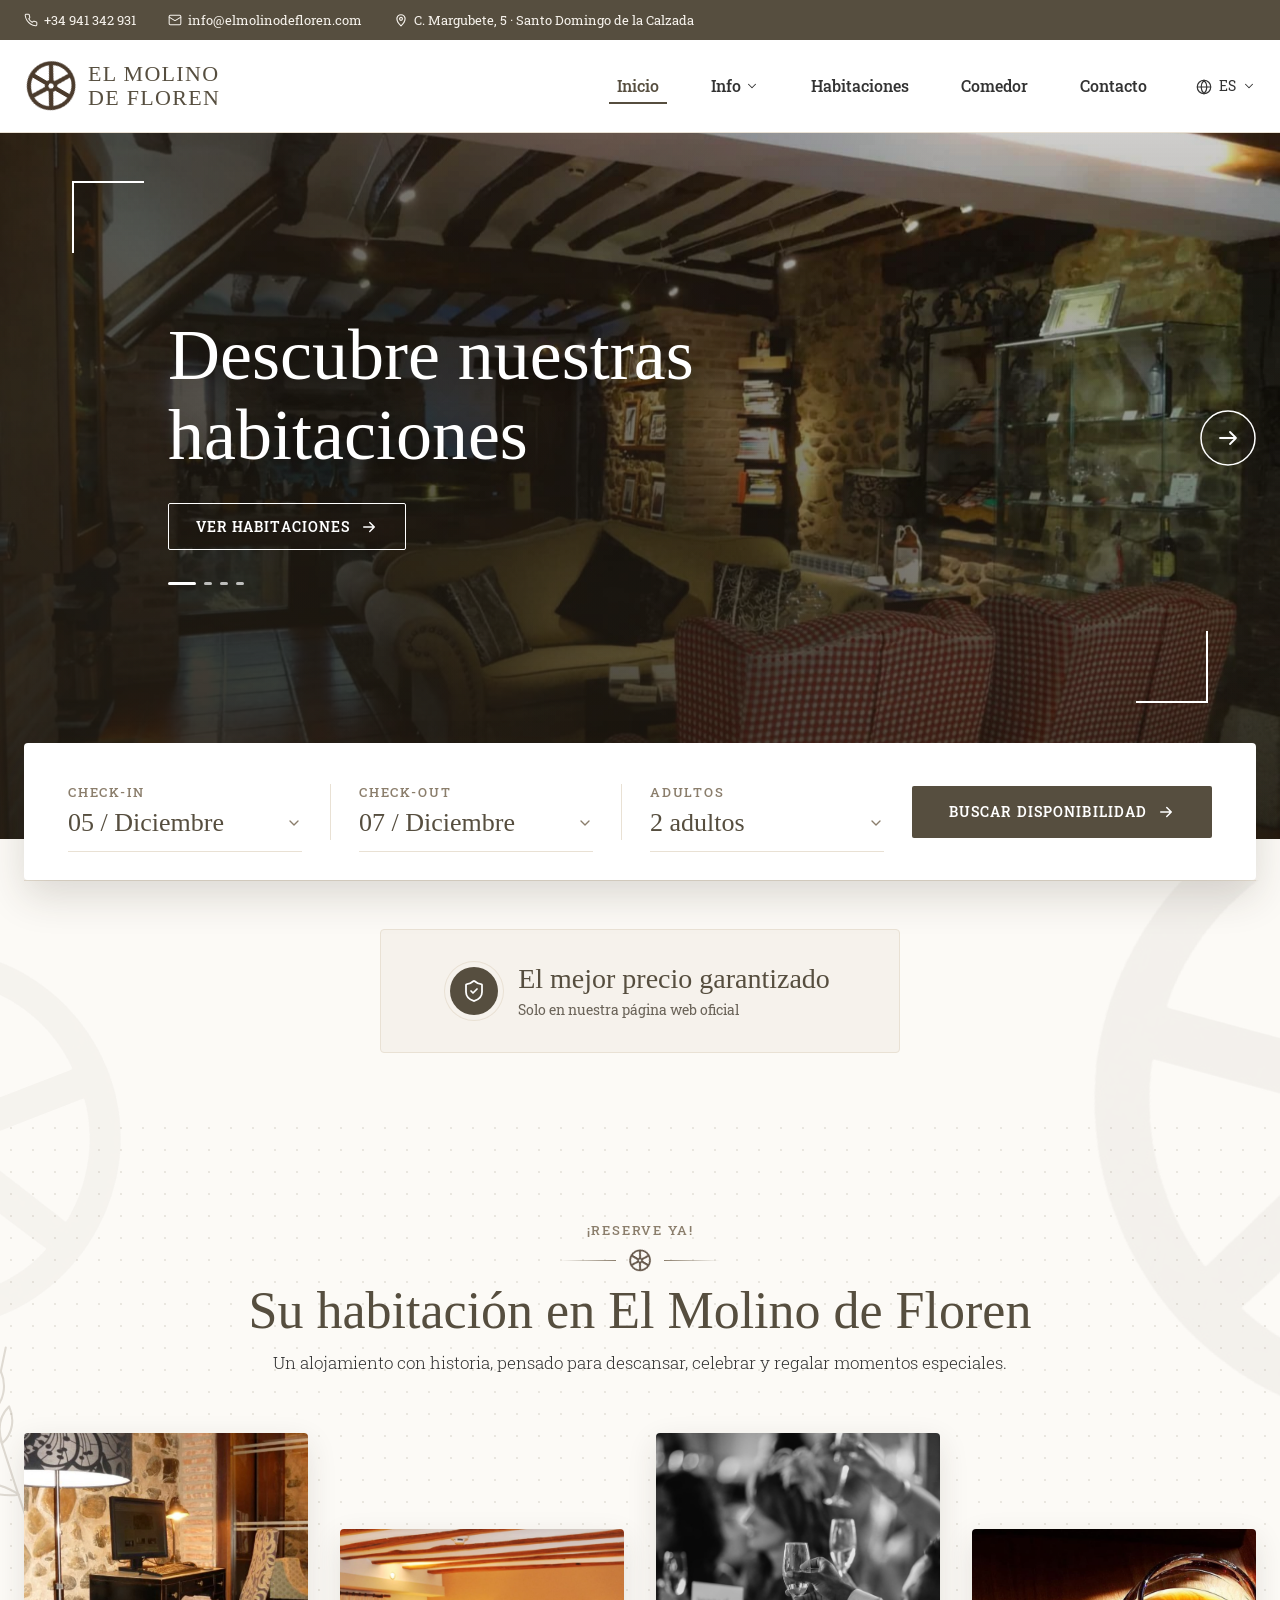
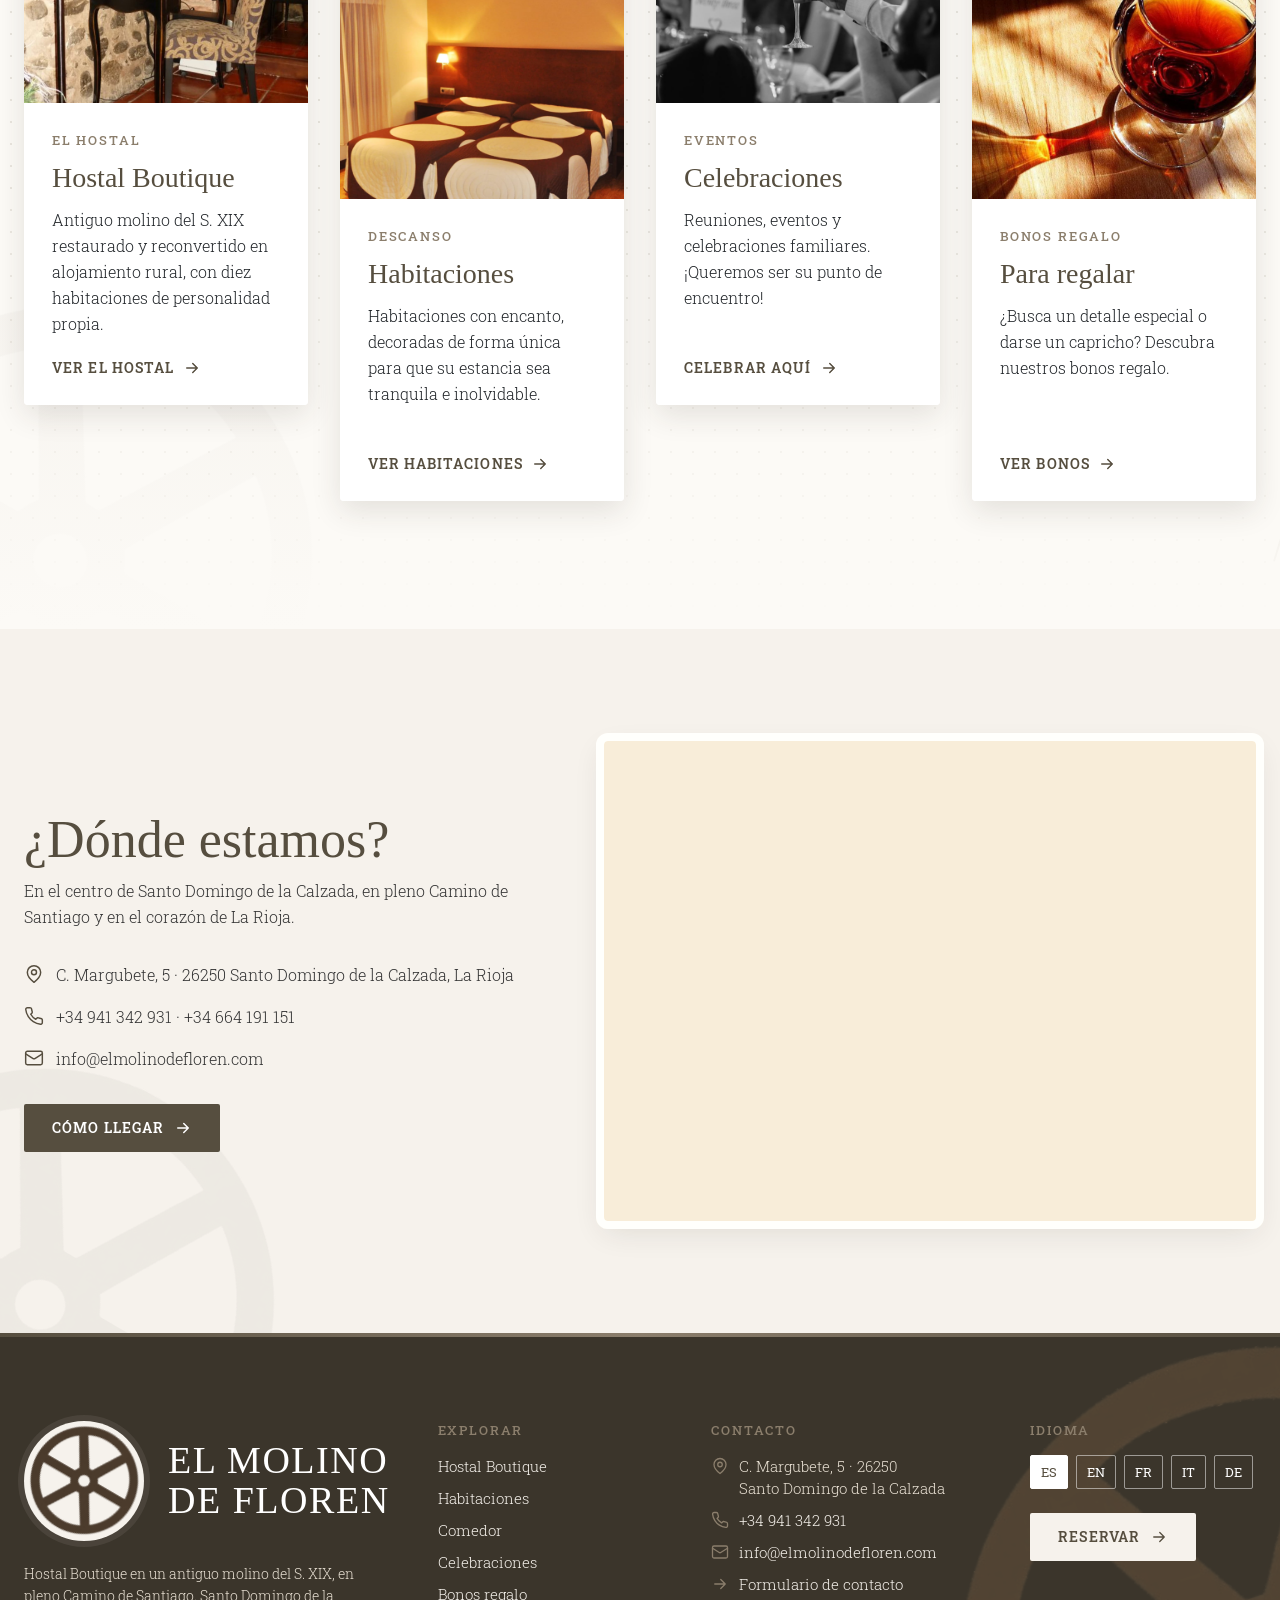
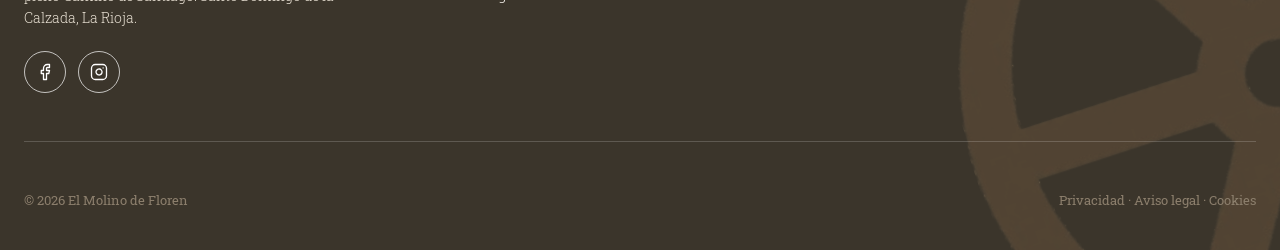
<file: index.html>
<!doctype html>
<html lang="es">
<head>
  <meta charset="utf-8">
  <meta name="viewport" content="width=device-width, initial-scale=1">
  <title>El Molino de Floren · Hostal Boutique</title>
  <link href="https://cdn.jsdelivr.net/npm/bootstrap@5.3.3/dist/css/bootstrap.min.css" rel="stylesheet">
  <link rel="preconnect" href="https://fonts.googleapis.com">
  <link href="https://fonts.googleapis.com/css2?family=Old+Standard+TT:ital@0;1&family=Roboto+Slab:wght@300;400;500;600&display=swap" rel="stylesheet">
  <link href="css/estilos.css?v=12" rel="stylesheet">
</head>
<body>

  <!-- Barra superior -->
  <div class="topbar">
    <div class="topbar-contacto">
      <a href="tel:+34941342931"><img src="img/iconos/telefono.svg" width="14" height="14" alt="">+34 941 342 931</a>
      <a href="mailto:info@elmolinodefloren.com"><img src="img/iconos/email.svg" width="14" height="14" alt="">info@elmolinodefloren.com</a>
      <span class="d-none d-lg-flex"><img src="img/iconos/ubicacion.svg" width="14" height="14" alt="">C. Margubete, 5 · Santo Domingo de la Calzada</span>
    </div>
  </div>

  <!-- Navbar -->
  <nav class="navbar navbar-expand-lg navbar-molino sticky-top">
    <div class="navbar-wrap">
      <a class="navbar-brand marca" href="index.html">
        <img class="rueda rueda-giro" src="img/general/Icono_de_rueda_de_molino_marrón-removebg-preview.png" width="47" height="45" alt="">
        <span class="marca-nombre">El Molino<br>de Floren</span>
      </a>

      <div class="nav-acciones order-lg-last">
        <div class="dropdown">
          <button class="idioma" type="button" data-bs-toggle="dropdown" aria-expanded="false" aria-label="Cambiar idioma">
            <picture>
              <source media="(min-width: 992px)" srcset="img/iconos/idioma.svg">
              <img class="icono-idioma" src="img/iconos/idioma-movil.svg" width="16" height="16" alt="">
            </picture>
            ES
            <img src="img/iconos/chevron.svg" width="14" height="14" alt="">
          </button>
          <ul class="dropdown-menu dropdown-menu-end desplegable">
            <li><a class="dropdown-item active" href="#">Español</a></li>
            <li><a class="dropdown-item" href="#">English</a></li>
            <li><a class="dropdown-item" href="#">Français</a></li>
            <li><a class="dropdown-item" href="#">Italiano</a></li>
            <li><a class="dropdown-item" href="#">Deutsch</a></li>
          </ul>
        </div>
        <button class="boton-menu d-lg-none" type="button" data-bs-toggle="collapse" data-bs-target="#menu" aria-controls="menu" aria-expanded="false" aria-label="Abrir menú">
          <img src="img/iconos/menu.svg" width="24" height="24" alt="">
        </button>
      </div>

      <div class="collapse navbar-collapse" id="menu">
        <ul class="navbar-nav ms-auto">
          <li class="nav-item"><a class="nav-link active" aria-current="page" href="index.html">Inicio</a></li>
          <li class="nav-item dropdown">
            <a class="nav-link dropdown-toggle" href="#" role="button" data-bs-toggle="dropdown" aria-expanded="false">Info <img src="img/iconos/chevron.svg" width="14" height="14" alt=""></a>
            <ul class="dropdown-menu desplegable">
              <li><a class="dropdown-item" href="hostal.html">Hostal Boutique</a></li>
              <li><a class="dropdown-item" href="celebraciones.html">Celebraciones</a></li>
              <li><a class="dropdown-item" href="regala.html">Regala</a></li>
            </ul>
          </li>
          <li class="nav-item"><a class="nav-link" href="habitaciones.html">Habitaciones</a></li>
          <li class="nav-item"><a class="nav-link" href="comedor.html">Comedor</a></li>
          <li class="nav-item"><a class="nav-link" href="contacto.html">Contacto</a></li>
        </ul>
      </div>
    </div>
  </nav>

  <!-- Hero carrusel -->
  <header id="heroCarousel" class="hero carousel slide carousel-fade" data-bs-ride="carousel">
    <div class="carousel-inner">
      <div class="carousel-item active"><img src="img/inicio/inicio-1.jpg" alt="Salón del hostal El Molino de Floren"></div>
      <div class="carousel-item"><img src="img/inicio/inicio-2.jpg" alt="Habitación del hostal"></div>
      <div class="carousel-item"><img src="img/hostal/hostal-2.jpg" alt="Detalle del antiguo molino"></div>
      <div class="carousel-item"><img src="img/hostal/hostal-3.jpg" alt="Rincón del hostal"></div>
    </div>
    <div class="hero-overlay"></div>

    <picture>
      <source media="(min-width: 992px)" srcset="img/iconos/marco-sup.svg">
      <img class="marco marco-sup" src="img/iconos/marco-sup-movil.svg" width="40" height="40" alt="">
    </picture>
    <picture>
      <source media="(min-width: 992px)" srcset="img/iconos/marco-inf.svg">
      <img class="marco marco-inf" src="img/iconos/marco-inf-movil.svg" width="40" height="40" alt="">
    </picture>

    <div class="hero-contenido">
      <h1>Descubre nuestras habitaciones</h1>
      <p class="hero-texto">Elegantes, agradables y acogedoras. Un antiguo molino del S. XIX en pleno Camino de Santiago.</p>
      <div class="hero-acciones">
        <a href="habitaciones.html" class="btn btn-contorno">Ver habitaciones <img src="img/iconos/flecha-blanca.svg" width="18" height="18" alt=""></a>
      </div>
      <div class="carousel-indicators">
        <button type="button" data-bs-target="#heroCarousel" data-bs-slide-to="0" class="active" aria-current="true" aria-label="Imagen 1"></button>
        <button type="button" data-bs-target="#heroCarousel" data-bs-slide-to="1" aria-label="Imagen 2"></button>
        <button type="button" data-bs-target="#heroCarousel" data-bs-slide-to="2" aria-label="Imagen 3"></button>
        <button type="button" data-bs-target="#heroCarousel" data-bs-slide-to="3" aria-label="Imagen 4"></button>
      </div>
    </div>

    <button class="carrusel-siguiente" type="button" data-bs-target="#heroCarousel" data-bs-slide="next" aria-label="Siguiente imagen">
      <picture>
        <source media="(min-width: 992px)" srcset="img/iconos/carrusel-siguiente.svg">
        <img src="img/iconos/carrusel-siguiente-movil.svg" width="40" height="40" alt="">
      </picture>
    </button>
  </header>

  <!-- Buscador de reservas -->
  <section class="buscador" id="buscador" aria-label="Buscador de reservas">
    <form class="buscador-card" action="reserva.html">
      <div class="campo campo-fecha">
        <label class="eyebrow" for="checkin">Check-in</label>
        <div class="campo-valor">
          <span class="valor" data-para="checkin">30 / <span class="mes-largo">Octubre</span><span class="mes-corto">Oct</span></span>
          <img src="img/iconos/chevron-campo.svg" width="16" height="16" alt="">
          <input type="date" id="checkin" name="checkin" value="2026-10-30">
        </div>
      </div>
      <span class="divisor" aria-hidden="true"></span>
      <div class="campo campo-fecha">
        <label class="eyebrow" for="checkout">Check-out</label>
        <div class="campo-valor">
          <span class="valor" data-para="checkout">01 / <span class="mes-largo">Noviembre</span><span class="mes-corto">Nov</span></span>
          <img src="img/iconos/chevron-campo.svg" width="16" height="16" alt="">
          <input type="date" id="checkout" name="checkout" value="2026-11-01">
        </div>
      </div>
      <span class="divisor" aria-hidden="true"></span>
      <div class="campo campo-adultos">
        <label class="eyebrow" for="adultos">Adultos</label>
        <div class="campo-valor">
          <select id="adultos" name="adultos">
            <option value="1">1 adulto</option>
            <option value="2" selected>2 adultos</option>
            <option value="3">3 adultos</option>
            <option value="4">4 adultos</option>
          </select>
        </div>
      </div>
      <div class="buscador-accion">
        <button class="btn btn-molino w-100" type="submit"><span>Buscar<span class="texto-extra"> disponibilidad</span></span> <img src="img/iconos/flecha-blanca.svg" width="18" height="18" alt=""></button>
      </div>
    </form>
  </section>

  <!-- Zona con ruedas grandes de fondo (Mejor precio + Reserve ya) -->
  <div class="zona-ruedas">
  <img class="deco deco-rueda deco-rueda-grande-1 rueda-giro" data-giro="0.5" src="img/general/Icono_de_rueda_de_molino_marrón-removebg-preview.png" alt="" aria-hidden="true">
  <img class="deco deco-rueda deco-rueda-grande-2 rueda-giro" data-giro="-0.7" src="img/general/Icono_de_rueda_de_molino_marrón-removebg-preview.png" alt="" aria-hidden="true">

  <div class="separador d-none d-lg-block"><span></span></div>

  <!-- Mejor precio -->
  <section class="mejor-precio">
    <div class="mejor-precio-card">
      <span class="sello"><img src="img/iconos/garantia.svg" width="24" height="24" alt=""></span>
      <div>
        <h2 class="h3-molino mb-1">El mejor precio garantizado</h2>
        <p class="texto-pequeno texto-suave mb-0">Solo en nuestra página web oficial</p>
      </div>
    </div>
  </section>

  <div class="separador separador-movil d-lg-none"><span></span></div>

  <!-- ¡Reserve ya! -->
  <section class="reserve" id="reserve">
    <img class="deco deco-espiga deco-espiga-1" src="img/deco/espiga.svg" alt="" aria-hidden="true">
    <img class="deco deco-espiga deco-espiga-2" src="img/deco/espiga.svg" alt="" aria-hidden="true">
    <img class="deco deco-rueda deco-rueda-1 rueda-giro" src="img/general/Icono_de_rueda_de_molino_marrón-removebg-preview.png" alt="" aria-hidden="true">
    <div class="contenedor">
      <div class="cabecera-seccion text-center">
        <p class="eyebrow mb-0">¡Reserve ya!</p>
        <div class="ornamento" aria-hidden="true"><span></span><img class="rueda-giro" src="img/general/Icono_de_rueda_de_molino_marrón-removebg-preview.png" alt=""><span></span></div>
        <h2 class="h2-molino mb-0">Su habitación en El Molino de Floren</h2>
        <p class="mb-0">Un alojamiento con historia, pensado para descansar, celebrar y regalar momentos especiales.</p>
      </div>

      <div class="row tarjetas">
        <div class="col-md-6 col-lg-3 escalon">
          <article class="card card-seccion">
            <img src="img/hostal/hostal-1.jpg" class="card-img-top" alt="Interior del Hostal Boutique">
            <div class="card-body">
              <p class="eyebrow mb-0">El hostal</p>
              <h3>Hostal Boutique</h3>
              <p class="mb-0">Antiguo molino del S. XIX restaurado y reconvertido en alojamiento rural, con diez habitaciones de personalidad propia.</p>
              <a class="enlace" href="hostal.html">Ver el hostal <img src="img/iconos/flecha.svg" width="18" height="18" alt=""></a>
            </div>
          </article>
        </div>
        <div class="col-md-6 col-lg-3 escalon">
          <article class="card card-seccion">
            <img src="img/habitaciones/11-avena-1.jpg" class="card-img-top" alt="Habitación 11 Avena">
            <div class="card-body">
              <p class="eyebrow mb-0">Descanso</p>
              <h3>Habitaciones</h3>
              <p class="mb-0">Habitaciones con encanto, decoradas de forma única para que su estancia sea tranquila e inolvidable.</p>
              <a class="enlace" href="habitaciones.html">Ver habitaciones <img src="img/iconos/flecha.svg" width="18" height="18" alt=""></a>
            </div>
          </article>
        </div>
        <div class="col-md-6 col-lg-3 escalon">
          <article class="card card-seccion">
            <img src="img/celebraciones/celebraciones-1.jpg" class="card-img-top" alt="Mesa preparada para una celebración">
            <div class="card-body">
              <p class="eyebrow mb-0">Eventos</p>
              <h3>Celebraciones</h3>
              <p class="mb-0">Reuniones, eventos y celebraciones familiares. ¡Queremos ser su punto de encuentro!</p>
              <a class="enlace" href="celebraciones.html">Celebrar aquí <img src="img/iconos/flecha.svg" width="18" height="18" alt=""></a>
            </div>
          </article>
        </div>
        <div class="col-md-6 col-lg-3 escalon">
          <article class="card card-seccion">
            <img src="img/inicio/regala.jpg" class="card-img-top" alt="Copa de vino, bono regalo">
            <div class="card-body">
              <p class="eyebrow mb-0">Bonos regalo</p>
              <h3>Para regalar</h3>
              <p class="mb-0">¿Busca un detalle especial o darse un capricho? Descubra nuestros bonos regalo.</p>
              <a class="enlace" href="regala.html">Ver bonos <img src="img/iconos/flecha.svg" width="18" height="18" alt=""></a>
            </div>
          </article>
        </div>
      </div>
    </div>
  </section>

  </div>
  <!-- /Zona con ruedas -->

  <!-- ¿Dónde estamos? -->
  <section class="donde" id="contacto">
    <img class="deco deco-espiga deco-espiga-3" src="img/deco/espiga.svg" alt="" aria-hidden="true">
    <img class="deco deco-rueda deco-rueda-2 rueda-giro" src="img/general/Icono_de_rueda_de_molino_marrón-removebg-preview.png" alt="" aria-hidden="true">
    <div class="contenedor donde-grid">
      <div class="donde-info">
        <div class="cabecera-seccion">
          <h2 class="h2-molino mb-0">¿Dónde estamos?</h2>
          <p class="mb-0">En el centro de Santo Domingo de la Calzada, en pleno Camino de Santiago y en el corazón de La Rioja.</p>
        </div>
        <ul class="datos">
          <li><img src="img/iconos/dato-ubicacion.svg" width="20" height="20" alt="">C. Margubete, 5 · 26250 Santo Domingo de la Calzada, La Rioja</li>
          <li><img src="img/iconos/dato-telefono.svg" width="20" height="20" alt="">+34 941 342 931 · +34 664 191 151</li>
          <li><img src="img/iconos/dato-email.svg" width="20" height="20" alt="">info@elmolinodefloren.com</li>
        </ul>
      </div>
      <iframe class="mapa" title="Mapa de El Molino de Floren" loading="lazy" src="https://maps.google.com/maps?q=C.%20Margubete%205%2C%20Santo%20Domingo%20de%20la%20Calzada&z=16&output=embed"></iframe>
      <div class="donde-accion">
        <a class="btn btn-molino" href="https://www.google.com/maps/search/?api=1&query=C.+Margubete+5+Santo+Domingo+de+la+Calzada" target="_blank" rel="noopener">Cómo llegar <img src="img/iconos/flecha-blanca.svg" width="18" height="18" alt=""></a>
      </div>
    </div>
  </section>

  <!-- Footer -->
  <footer class="footer">
    <div class="contenedor footer-contenido">
      <div class="footer-columnas">
        <div class="footer-marca">
          <span class="footer-logo"><img class="rueda-giro" src="img/general/Icono_de_rueda_de_molino_marrón-removebg-preview.png" alt=""></span>
          <p class="footer-nombre mb-0">El Molino<br>de Floren</p>
          <p class="footer-desc mb-0">Hostal Boutique en un antiguo molino del S. XIX, en pleno Camino de Santiago. Santo Domingo de la Calzada, La Rioja.</p>
          <div class="redes footer-redes">
            <a href="https://www.facebook.com/198077190355329" aria-label="Facebook"><img src="img/iconos/facebook.svg" width="18" height="18" alt=""></a>
            <a href="#" aria-label="Instagram"><img src="img/iconos/instagram.svg" width="18" height="18" alt=""></a>
          </div>
        </div>

        <nav class="footer-col" aria-label="Enlaces del pie">
          <p class="eyebrow">Explorar</p>
          <ul class="footer-lista">
            <li><a href="hostal.html">Hostal Boutique</a></li>
            <li><a href="habitaciones.html">Habitaciones</a></li>
            <li><a href="comedor.html">Comedor</a></li>
            <li><a href="celebraciones.html">Celebraciones</a></li>
            <li><a href="regala.html">Bonos regalo</a></li>
          </ul>
        </nav>

        <div class="footer-col">
          <p class="eyebrow">Contacto</p>
          <ul class="footer-lista footer-contacto">
            <li><svg class="i" viewBox="0 0 24 24"><path d="M20 10c0 6-8 12-8 12s-8-6-8-12a8 8 0 0 1 16 0Z"/><circle cx="12" cy="10" r="3"/></svg><span>C. Margubete, 5 · 26250<br>Santo Domingo de la Calzada</span></li>
            <li><svg class="i" viewBox="0 0 24 24"><path d="M22 16.92v3a2 2 0 0 1-2.18 2 19.79 19.79 0 0 1-8.63-3.07 19.5 19.5 0 0 1-6-6 19.79 19.79 0 0 1-3.07-8.67A2 2 0 0 1 4.11 2h3a2 2 0 0 1 2 1.72 12.84 12.84 0 0 0 .7 2.81 2 2 0 0 1-.45 2.11L8.09 9.91a16 16 0 0 0 6 6l1.27-1.27a2 2 0 0 1 2.11-.45 12.84 12.84 0 0 0 2.81.7A2 2 0 0 1 22 16.92z"/></svg><a href="tel:+34941342931">+34 941 342 931</a></li>
            <li><svg class="i" viewBox="0 0 24 24"><rect x="2" y="4" width="20" height="16" rx="2"/><path d="m22 7-8.97 5.7a1.94 1.94 0 0 1-2.06 0L2 7"/></svg><a href="mailto:info@elmolinodefloren.com">info@elmolinodefloren.com</a></li>
            <li><svg class="i" viewBox="0 0 24 24"><path d="M5 12h14M13 6l6 6-6 6"/></svg><a href="contacto.html">Formulario de contacto</a></li>
          </ul>
        </div>

        <div class="footer-col">
          <p class="eyebrow">Idioma</p>
          <div class="idiomas">
            <a href="#" class="active" aria-current="true">ES</a><a href="#">EN</a><a href="#">FR</a><a href="#">IT</a><a href="#">DE</a>
          </div>
          <a class="btn btn-claro mt-4" href="reserva.html">Reservar <svg class="i" viewBox="0 0 24 24"><path d="M5 12h14M13 6l6 6-6 6"/></svg></a>
        </div>
      </div>

      <span class="footer-sep"></span>
      <div class="footer-legal">
        <p class="mb-0">© 2026 El Molino de Floren</p>
        <p class="mb-0"><a href="#">Privacidad</a> · <a href="#">Aviso legal</a> · <a href="#">Cookies</a></p>
      </div>
    </div>
    <img class="footer-rueda rueda-giro" data-giro="-0.6" src="img/general/Icono_de_rueda_de_molino_marrón-removebg-preview.png" alt="" aria-hidden="true">
  </footer>

  <script src="https://cdn.jsdelivr.net/npm/bootstrap@5.3.3/dist/js/bootstrap.bundle.min.js"></script>
  <script src="js/main.js?v=11"></script>
</body>
</html>
</file>
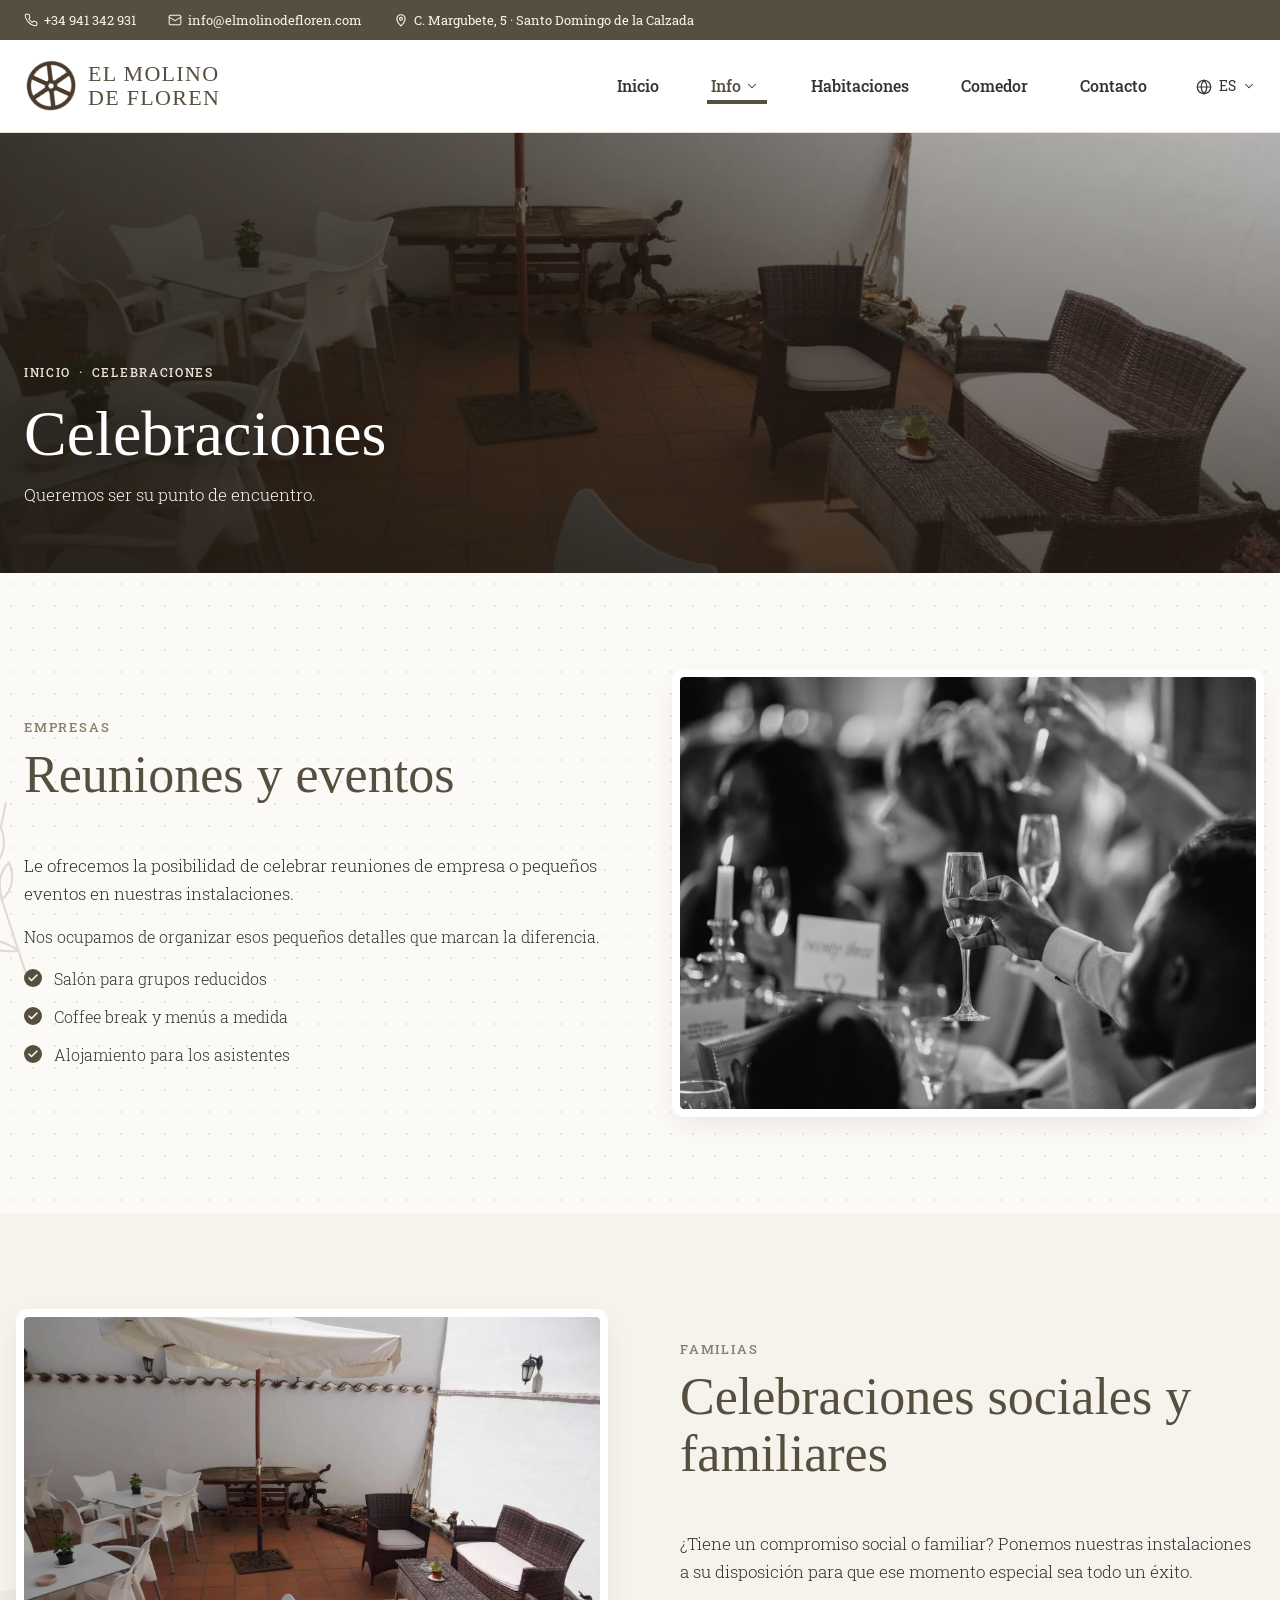
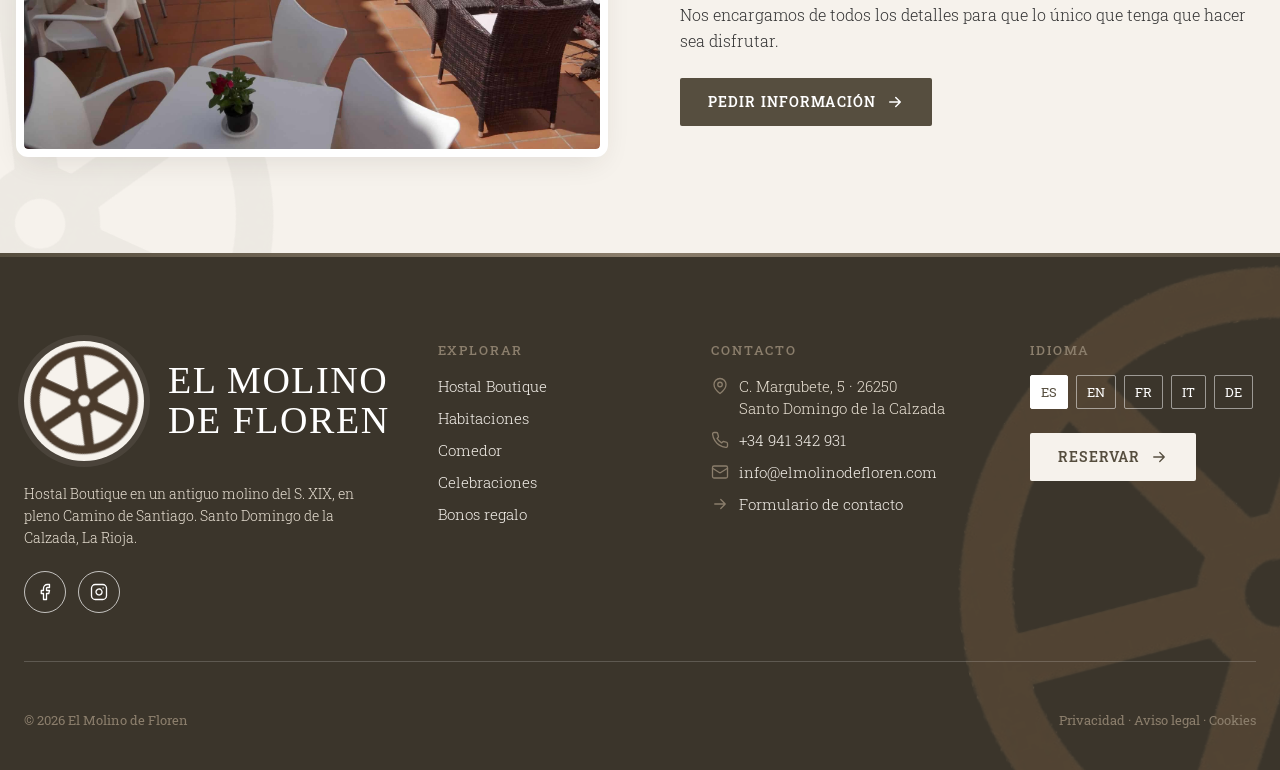
<file: celebraciones.html>
<!doctype html>
<html lang="es">
<head>
  <meta charset="utf-8">
  <meta name="viewport" content="width=device-width, initial-scale=1">
  <title>Celebraciones · El Molino de Floren</title>
  <meta name="description" content="Reuniones, eventos y celebraciones familiares en El Molino de Floren.">
  <link href="https://cdn.jsdelivr.net/npm/bootstrap@5.3.3/dist/css/bootstrap.min.css" rel="stylesheet">
  <link rel="preconnect" href="https://fonts.googleapis.com">
  <link href="https://fonts.googleapis.com/css2?family=Old+Standard+TT:ital@0;1&family=Roboto+Slab:wght@300;400;500;600&display=swap" rel="stylesheet">
  <link href="css/estilos.css?v=12" rel="stylesheet">
</head>
<body>

  <!-- Barra superior -->
  <div class="topbar">
    <div class="topbar-contacto">
      <a href="tel:+34941342931"><img src="img/iconos/telefono.svg" width="14" height="14" alt="">+34 941 342 931</a>
      <a href="mailto:info@elmolinodefloren.com"><img src="img/iconos/email.svg" width="14" height="14" alt="">info@elmolinodefloren.com</a>
      <span class="d-none d-lg-flex"><img src="img/iconos/ubicacion.svg" width="14" height="14" alt="">C. Margubete, 5 · Santo Domingo de la Calzada</span>
    </div>
  </div>

  <!-- Navbar -->
  <nav class="navbar navbar-expand-lg navbar-molino sticky-top">
    <div class="navbar-wrap">
      <a class="navbar-brand marca" href="index.html">
        <img class="rueda rueda-giro" src="img/general/Icono_de_rueda_de_molino_marrón-removebg-preview.png" width="47" height="45" alt="">
        <span class="marca-nombre">El Molino<br>de Floren</span>
      </a>

      <div class="nav-acciones order-lg-last">
        <div class="dropdown">
          <button class="idioma" type="button" data-bs-toggle="dropdown" aria-expanded="false" aria-label="Cambiar idioma">
            <picture>
              <source media="(min-width: 992px)" srcset="img/iconos/idioma.svg">
              <img class="icono-idioma" src="img/iconos/idioma-movil.svg" width="16" height="16" alt="">
            </picture>
            ES
            <img src="img/iconos/chevron.svg" width="14" height="14" alt="">
          </button>
          <ul class="dropdown-menu dropdown-menu-end desplegable">
            <li><a class="dropdown-item active" href="#">Español</a></li>
            <li><a class="dropdown-item" href="#">English</a></li>
            <li><a class="dropdown-item" href="#">Français</a></li>
            <li><a class="dropdown-item" href="#">Italiano</a></li>
            <li><a class="dropdown-item" href="#">Deutsch</a></li>
          </ul>
        </div>
        <button class="boton-menu d-lg-none" type="button" data-bs-toggle="collapse" data-bs-target="#menu" aria-controls="menu" aria-expanded="false" aria-label="Abrir menú">
          <img src="img/iconos/menu.svg" width="24" height="24" alt="">
        </button>
      </div>

      <div class="collapse navbar-collapse" id="menu">
        <ul class="navbar-nav ms-auto">
          <li class="nav-item"><a class="nav-link" href="index.html">Inicio</a></li>
          <li class="nav-item dropdown">
            <a class="nav-link dropdown-toggle active" href="#" role="button" data-bs-toggle="dropdown" aria-expanded="false">Info <img src="img/iconos/chevron.svg" width="14" height="14" alt=""></a>
            <ul class="dropdown-menu desplegable">
              <li><a class="dropdown-item" href="hostal.html">Hostal Boutique</a></li>
              <li><a class="dropdown-item active" aria-current="page" href="celebraciones.html">Celebraciones</a></li>
              <li><a class="dropdown-item" href="regala.html">Regala</a></li>
            </ul>
          </li>
          <li class="nav-item"><a class="nav-link" href="habitaciones.html">Habitaciones</a></li>
          <li class="nav-item"><a class="nav-link" href="comedor.html">Comedor</a></li>
          <li class="nav-item"><a class="nav-link" href="contacto.html">Contacto</a></li>
        </ul>
      </div>
    </div>
  </nav>

  <header class="cabecera-pagina">
    <img class="cabecera-foto" src="img/celebraciones/celebraciones-2.jpg" alt="">
    <div class="contenedor cabecera-texto">
      <ol class="migas" aria-label="Estás aquí">
        <li><a href="index.html">Inicio</a></li>
        <li aria-current="page">Celebraciones</li>
      </ol>
      <h1>Celebraciones</h1>
      <p>Queremos ser su punto de encuentro.</p>
    </div>
  </header>

  <main>

  <section class="seccion seccion-puntos">
    <img class="deco deco-espiga deco-espiga-1" src="img/deco/espiga.svg" alt="" aria-hidden="true">
    <div class="contenedor dos-columnas">
      <div>
        <div class="cabecera-seccion">
        <p class="eyebrow mb-0">Empresas</p>
        
        <h2 class="h2-molino mb-0">Reuniones y eventos</h2>
        
      </div>
        <p class="texto-grande">Le ofrecemos la posibilidad de celebrar reuniones de empresa o pequeños eventos en nuestras instalaciones.</p>
        <p>Nos ocupamos de organizar esos pequeños detalles que marcan la diferencia.</p>
        <ul class="lista-check">
          <li>Salón para grupos reducidos</li>
          <li>Coffee break y menús a medida</li>
          <li>Alojamiento para los asistentes</li>
        </ul>
      </div>
      <img class="foto-marco" src="img/celebraciones/celebraciones-1.jpg" alt="Brindis en una celebración">
    </div>
  </section>

  <section class="seccion seccion-crema">
    <img class="deco deco-rueda deco-rueda-2 rueda-giro" src="img/general/Icono_de_rueda_de_molino_marrón-removebg-preview.png" alt="" aria-hidden="true">
    <div class="contenedor dos-columnas invertida">
      <div>
        <div class="cabecera-seccion">
        <p class="eyebrow mb-0">Familias</p>
        
        <h2 class="h2-molino mb-0">Celebraciones sociales y familiares</h2>
        
      </div>
        <p class="texto-grande">¿Tiene un compromiso social o familiar? Ponemos nuestras instalaciones a su disposición para que ese momento especial sea todo un éxito.</p>
        <p>Nos encargamos de todos los detalles para que lo único que tenga que hacer sea disfrutar.</p>
        <a class="btn btn-molino mt-2" href="contacto.html?asunto=Celebraciones">Pedir información <img src="img/iconos/flecha-blanca.svg" width="18" height="18" alt=""></a>
      </div>
      <img class="foto-marco" src="img/celebraciones/celebraciones-2.jpg" alt="Mesa preparada para una celebración">
    </div>
  </section>
  </main>

  <!-- Footer -->
  <footer class="footer">
    <div class="contenedor footer-contenido">
      <div class="footer-columnas">
        <div class="footer-marca">
          <span class="footer-logo"><img class="rueda-giro" src="img/general/Icono_de_rueda_de_molino_marrón-removebg-preview.png" alt=""></span>
          <p class="footer-nombre mb-0">El Molino<br>de Floren</p>
          <p class="footer-desc mb-0">Hostal Boutique en un antiguo molino del S. XIX, en pleno Camino de Santiago. Santo Domingo de la Calzada, La Rioja.</p>
          <div class="redes footer-redes">
            <a href="https://www.facebook.com/198077190355329" aria-label="Facebook"><img src="img/iconos/facebook.svg" width="18" height="18" alt=""></a>
            <a href="#" aria-label="Instagram"><img src="img/iconos/instagram.svg" width="18" height="18" alt=""></a>
          </div>
        </div>

        <nav class="footer-col" aria-label="Enlaces del pie">
          <p class="eyebrow">Explorar</p>
          <ul class="footer-lista">
            <li><a href="hostal.html">Hostal Boutique</a></li>
            <li><a href="habitaciones.html">Habitaciones</a></li>
            <li><a href="comedor.html">Comedor</a></li>
            <li><a href="celebraciones.html">Celebraciones</a></li>
            <li><a href="regala.html">Bonos regalo</a></li>
          </ul>
        </nav>

        <div class="footer-col">
          <p class="eyebrow">Contacto</p>
          <ul class="footer-lista footer-contacto">
            <li><svg class="i" viewBox="0 0 24 24"><path d="M20 10c0 6-8 12-8 12s-8-6-8-12a8 8 0 0 1 16 0Z"/><circle cx="12" cy="10" r="3"/></svg><span>C. Margubete, 5 · 26250<br>Santo Domingo de la Calzada</span></li>
            <li><svg class="i" viewBox="0 0 24 24"><path d="M22 16.92v3a2 2 0 0 1-2.18 2 19.79 19.79 0 0 1-8.63-3.07 19.5 19.5 0 0 1-6-6 19.79 19.79 0 0 1-3.07-8.67A2 2 0 0 1 4.11 2h3a2 2 0 0 1 2 1.72 12.84 12.84 0 0 0 .7 2.81 2 2 0 0 1-.45 2.11L8.09 9.91a16 16 0 0 0 6 6l1.27-1.27a2 2 0 0 1 2.11-.45 12.84 12.84 0 0 0 2.81.7A2 2 0 0 1 22 16.92z"/></svg><a href="tel:+34941342931">+34 941 342 931</a></li>
            <li><svg class="i" viewBox="0 0 24 24"><rect x="2" y="4" width="20" height="16" rx="2"/><path d="m22 7-8.97 5.7a1.94 1.94 0 0 1-2.06 0L2 7"/></svg><a href="mailto:info@elmolinodefloren.com">info@elmolinodefloren.com</a></li>
            <li><svg class="i" viewBox="0 0 24 24"><path d="M5 12h14M13 6l6 6-6 6"/></svg><a href="contacto.html">Formulario de contacto</a></li>
          </ul>
        </div>

        <div class="footer-col">
          <p class="eyebrow">Idioma</p>
          <div class="idiomas">
            <a href="#" class="active" aria-current="true">ES</a><a href="#">EN</a><a href="#">FR</a><a href="#">IT</a><a href="#">DE</a>
          </div>
          <a class="btn btn-claro mt-4" href="reserva.html">Reservar <svg class="i" viewBox="0 0 24 24"><path d="M5 12h14M13 6l6 6-6 6"/></svg></a>
        </div>
      </div>

      <span class="footer-sep"></span>
      <div class="footer-legal">
        <p class="mb-0">© 2026 El Molino de Floren</p>
        <p class="mb-0"><a href="#">Privacidad</a> · <a href="#">Aviso legal</a> · <a href="#">Cookies</a></p>
      </div>
    </div>
    <img class="footer-rueda rueda-giro" data-giro="-0.6" src="img/general/Icono_de_rueda_de_molino_marrón-removebg-preview.png" alt="" aria-hidden="true">
  </footer>

  <script src="https://cdn.jsdelivr.net/npm/bootstrap@5.3.3/dist/js/bootstrap.bundle.min.js"></script>
  <script src="js/main.js?v=11"></script>
</body>
</html>
</file>
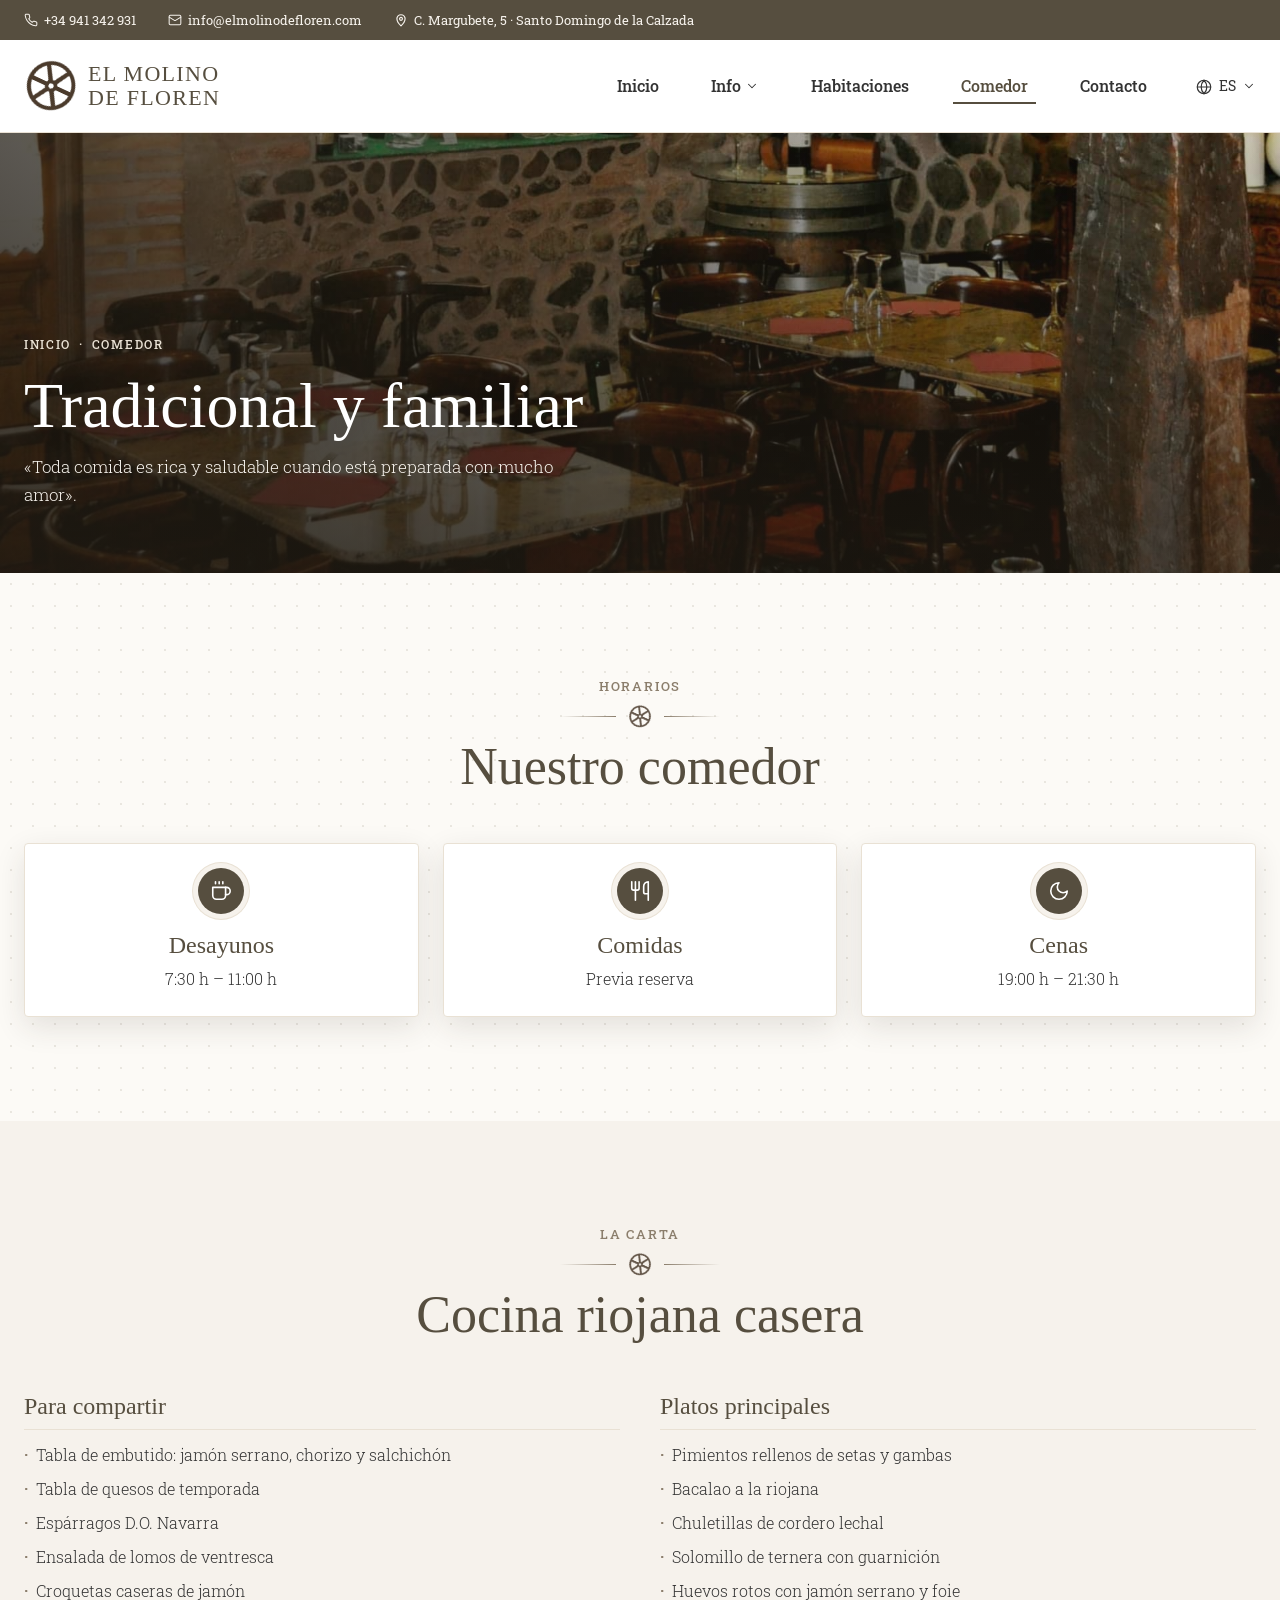
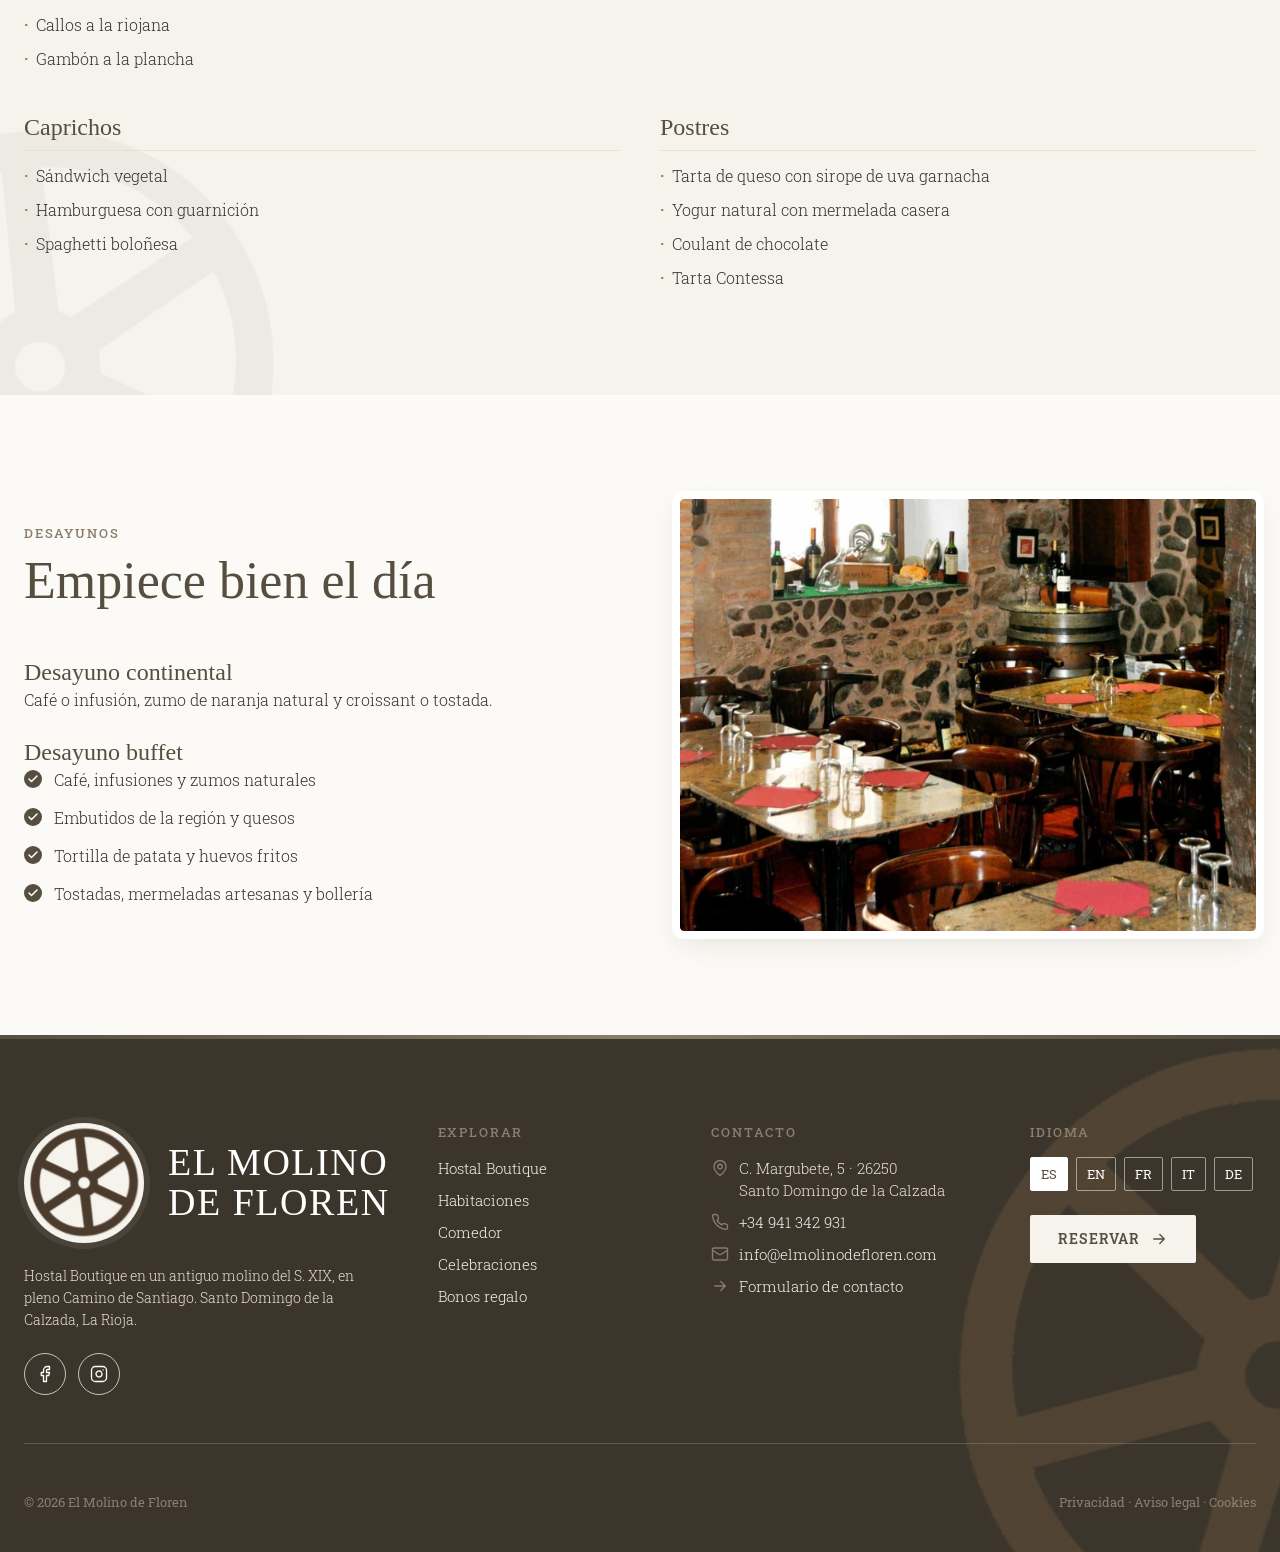
<file: comedor.html>
<!doctype html>
<html lang="es">
<head>
  <meta charset="utf-8">
  <meta name="viewport" content="width=device-width, initial-scale=1">
  <title>Comedor · El Molino de Floren</title>
  <meta name="description" content="Comedor tradicional y familiar: desayunos, comidas y cenas en El Molino de Floren.">
  <link href="https://cdn.jsdelivr.net/npm/bootstrap@5.3.3/dist/css/bootstrap.min.css" rel="stylesheet">
  <link rel="preconnect" href="https://fonts.googleapis.com">
  <link href="https://fonts.googleapis.com/css2?family=Old+Standard+TT:ital@0;1&family=Roboto+Slab:wght@300;400;500;600&display=swap" rel="stylesheet">
  <link href="css/estilos.css?v=12" rel="stylesheet">
</head>
<body>

  <!-- Barra superior -->
  <div class="topbar">
    <div class="topbar-contacto">
      <a href="tel:+34941342931"><img src="img/iconos/telefono.svg" width="14" height="14" alt="">+34 941 342 931</a>
      <a href="mailto:info@elmolinodefloren.com"><img src="img/iconos/email.svg" width="14" height="14" alt="">info@elmolinodefloren.com</a>
      <span class="d-none d-lg-flex"><img src="img/iconos/ubicacion.svg" width="14" height="14" alt="">C. Margubete, 5 · Santo Domingo de la Calzada</span>
    </div>
  </div>

  <!-- Navbar -->
  <nav class="navbar navbar-expand-lg navbar-molino sticky-top">
    <div class="navbar-wrap">
      <a class="navbar-brand marca" href="index.html">
        <img class="rueda rueda-giro" src="img/general/Icono_de_rueda_de_molino_marrón-removebg-preview.png" width="47" height="45" alt="">
        <span class="marca-nombre">El Molino<br>de Floren</span>
      </a>

      <div class="nav-acciones order-lg-last">
        <div class="dropdown">
          <button class="idioma" type="button" data-bs-toggle="dropdown" aria-expanded="false" aria-label="Cambiar idioma">
            <picture>
              <source media="(min-width: 992px)" srcset="img/iconos/idioma.svg">
              <img class="icono-idioma" src="img/iconos/idioma-movil.svg" width="16" height="16" alt="">
            </picture>
            ES
            <img src="img/iconos/chevron.svg" width="14" height="14" alt="">
          </button>
          <ul class="dropdown-menu dropdown-menu-end desplegable">
            <li><a class="dropdown-item active" href="#">Español</a></li>
            <li><a class="dropdown-item" href="#">English</a></li>
            <li><a class="dropdown-item" href="#">Français</a></li>
            <li><a class="dropdown-item" href="#">Italiano</a></li>
            <li><a class="dropdown-item" href="#">Deutsch</a></li>
          </ul>
        </div>
        <button class="boton-menu d-lg-none" type="button" data-bs-toggle="collapse" data-bs-target="#menu" aria-controls="menu" aria-expanded="false" aria-label="Abrir menú">
          <img src="img/iconos/menu.svg" width="24" height="24" alt="">
        </button>
      </div>

      <div class="collapse navbar-collapse" id="menu">
        <ul class="navbar-nav ms-auto">
          <li class="nav-item"><a class="nav-link" href="index.html">Inicio</a></li>
          <li class="nav-item dropdown">
            <a class="nav-link dropdown-toggle" href="#" role="button" data-bs-toggle="dropdown" aria-expanded="false">Info <img src="img/iconos/chevron.svg" width="14" height="14" alt=""></a>
            <ul class="dropdown-menu desplegable">
              <li><a class="dropdown-item" href="hostal.html">Hostal Boutique</a></li>
              <li><a class="dropdown-item" href="celebraciones.html">Celebraciones</a></li>
              <li><a class="dropdown-item" href="regala.html">Regala</a></li>
            </ul>
          </li>
          <li class="nav-item"><a class="nav-link" href="habitaciones.html">Habitaciones</a></li>
          <li class="nav-item"><a class="nav-link active" aria-current="page" href="comedor.html">Comedor</a></li>
          <li class="nav-item"><a class="nav-link" href="contacto.html">Contacto</a></li>
        </ul>
      </div>
    </div>
  </nav>

  <header class="cabecera-pagina">
    <img class="cabecera-foto" src="img/inicio/comedor.jpg" alt="">
    <div class="contenedor cabecera-texto">
      <ol class="migas" aria-label="Estás aquí">
        <li><a href="index.html">Inicio</a></li>
        <li aria-current="page">Comedor</li>
      </ol>
      <h1>Tradicional y familiar</h1>
      <p>«Toda comida es rica y saludable cuando está preparada con mucho amor».</p>
    </div>
  </header>

  <main>

  <section class="seccion seccion-puntos">
    <div class="contenedor">
      <div class="cabecera-seccion cabecera-centrada">
        <p class="eyebrow mb-0">Horarios</p>
        <div class="ornamento" aria-hidden="true"><span></span><img class="rueda-giro" src="img/general/Icono_de_rueda_de_molino_marrón-removebg-preview.png" alt=""><span></span></div>
        <h2 class="h2-molino mb-0">Nuestro comedor</h2>
        
      </div>
      <div class="row g-4">
        <div class="col-md-4"><div class="tarjeta-info text-center"><span class="icono-redondo"><svg class="i" viewBox="0 0 24 24"><path d="M17 8h1a4 4 0 1 1 0 8h-1"/><path d="M3 8h14v9a4 4 0 0 1-4 4H7a4 4 0 0 1-4-4Z"/><path d="M6 2v2M10 2v2M14 2v2"/></svg></span><h3>Desayunos</h3><p>7:30 h – 11:00 h</p></div></div>
        <div class="col-md-4"><div class="tarjeta-info text-center"><span class="icono-redondo"><svg class="i" viewBox="0 0 24 24"><path d="M3 2v7c0 1.1.9 2 2 2h4a2 2 0 0 0 2-2V2"/><path d="M7 2v20"/><path d="M21 15V2a5 5 0 0 0-5 5v6c0 1.1.9 2 2 2h3Zm0 0v7"/></svg></span><h3>Comidas</h3><p>Previa reserva</p></div></div>
        <div class="col-md-4"><div class="tarjeta-info text-center"><span class="icono-redondo"><svg class="i" viewBox="0 0 24 24"><path d="M12 3a6 6 0 0 0 9 9 9 9 0 1 1-9-9Z"/></svg></span><h3>Cenas</h3><p>19:00 h – 21:30 h</p></div></div>
      </div>
    </div>
  </section>

  <section class="seccion seccion-crema">
    <img class="deco deco-rueda deco-rueda-2 rueda-giro" src="img/general/Icono_de_rueda_de_molino_marrón-removebg-preview.png" alt="" aria-hidden="true">
    <div class="contenedor">
      <div class="cabecera-seccion cabecera-centrada">
        <p class="eyebrow mb-0">La carta</p>
        <div class="ornamento" aria-hidden="true"><span></span><img class="rueda-giro" src="img/general/Icono_de_rueda_de_molino_marrón-removebg-preview.png" alt=""><span></span></div>
        <h2 class="h2-molino mb-0">Cocina riojana casera</h2>
        
      </div>
      <div class="carta">
        <div>
          <h3>Para compartir</h3>
          <ul><li>Tabla de embutido: jamón serrano, chorizo y salchichón</li><li>Tabla de quesos de temporada</li><li>Espárragos D.O. Navarra</li><li>Ensalada de lomos de ventresca</li><li>Croquetas caseras de jamón</li><li>Callos a la riojana</li><li>Gambón a la plancha</li></ul>
        </div>
        <div>
          <h3>Platos principales</h3>
          <ul><li>Pimientos rellenos de setas y gambas</li><li>Bacalao a la riojana</li><li>Chuletillas de cordero lechal</li><li>Solomillo de ternera con guarnición</li><li>Huevos rotos con jamón serrano y foie</li></ul>
        </div>
        <div>
          <h3>Caprichos</h3>
          <ul><li>Sándwich vegetal</li><li>Hamburguesa con guarnición</li><li>Spaghetti boloñesa</li></ul>
        </div>
        <div>
          <h3>Postres</h3>
          <ul><li>Tarta de queso con sirope de uva garnacha</li><li>Yogur natural con mermelada casera</li><li>Coulant de chocolate</li><li>Tarta Contessa</li></ul>
        </div>
      </div>
    </div>
  </section>

  <section class="seccion">
    <div class="contenedor dos-columnas">
      <div>
        <div class="cabecera-seccion">
        <p class="eyebrow mb-0">Desayunos</p>
        
        <h2 class="h2-molino mb-0">Empiece bien el día</h2>
        
      </div>
        <h3 class="h3-molino mt-2">Desayuno continental</h3>
        <p>Café o infusión, zumo de naranja natural y croissant o tostada.</p>
        <h3 class="h3-molino mt-4">Desayuno buffet</h3>
        <ul class="lista-check">
          <li>Café, infusiones y zumos naturales</li>
          <li>Embutidos de la región y quesos</li>
          <li>Tortilla de patata y huevos fritos</li>
          <li>Tostadas, mermeladas artesanas y bollería</li>
        </ul>
      </div>
      <img class="foto-marco" src="img/inicio/comedor.jpg" alt="Comedor del hostal">
    </div>
  </section>
  </main>

  <!-- Footer -->
  <footer class="footer">
    <div class="contenedor footer-contenido">
      <div class="footer-columnas">
        <div class="footer-marca">
          <span class="footer-logo"><img class="rueda-giro" src="img/general/Icono_de_rueda_de_molino_marrón-removebg-preview.png" alt=""></span>
          <p class="footer-nombre mb-0">El Molino<br>de Floren</p>
          <p class="footer-desc mb-0">Hostal Boutique en un antiguo molino del S. XIX, en pleno Camino de Santiago. Santo Domingo de la Calzada, La Rioja.</p>
          <div class="redes footer-redes">
            <a href="https://www.facebook.com/198077190355329" aria-label="Facebook"><img src="img/iconos/facebook.svg" width="18" height="18" alt=""></a>
            <a href="#" aria-label="Instagram"><img src="img/iconos/instagram.svg" width="18" height="18" alt=""></a>
          </div>
        </div>

        <nav class="footer-col" aria-label="Enlaces del pie">
          <p class="eyebrow">Explorar</p>
          <ul class="footer-lista">
            <li><a href="hostal.html">Hostal Boutique</a></li>
            <li><a href="habitaciones.html">Habitaciones</a></li>
            <li><a href="comedor.html">Comedor</a></li>
            <li><a href="celebraciones.html">Celebraciones</a></li>
            <li><a href="regala.html">Bonos regalo</a></li>
          </ul>
        </nav>

        <div class="footer-col">
          <p class="eyebrow">Contacto</p>
          <ul class="footer-lista footer-contacto">
            <li><svg class="i" viewBox="0 0 24 24"><path d="M20 10c0 6-8 12-8 12s-8-6-8-12a8 8 0 0 1 16 0Z"/><circle cx="12" cy="10" r="3"/></svg><span>C. Margubete, 5 · 26250<br>Santo Domingo de la Calzada</span></li>
            <li><svg class="i" viewBox="0 0 24 24"><path d="M22 16.92v3a2 2 0 0 1-2.18 2 19.79 19.79 0 0 1-8.63-3.07 19.5 19.5 0 0 1-6-6 19.79 19.79 0 0 1-3.07-8.67A2 2 0 0 1 4.11 2h3a2 2 0 0 1 2 1.72 12.84 12.84 0 0 0 .7 2.81 2 2 0 0 1-.45 2.11L8.09 9.91a16 16 0 0 0 6 6l1.27-1.27a2 2 0 0 1 2.11-.45 12.84 12.84 0 0 0 2.81.7A2 2 0 0 1 22 16.92z"/></svg><a href="tel:+34941342931">+34 941 342 931</a></li>
            <li><svg class="i" viewBox="0 0 24 24"><rect x="2" y="4" width="20" height="16" rx="2"/><path d="m22 7-8.97 5.7a1.94 1.94 0 0 1-2.06 0L2 7"/></svg><a href="mailto:info@elmolinodefloren.com">info@elmolinodefloren.com</a></li>
            <li><svg class="i" viewBox="0 0 24 24"><path d="M5 12h14M13 6l6 6-6 6"/></svg><a href="contacto.html">Formulario de contacto</a></li>
          </ul>
        </div>

        <div class="footer-col">
          <p class="eyebrow">Idioma</p>
          <div class="idiomas">
            <a href="#" class="active" aria-current="true">ES</a><a href="#">EN</a><a href="#">FR</a><a href="#">IT</a><a href="#">DE</a>
          </div>
          <a class="btn btn-claro mt-4" href="reserva.html">Reservar <svg class="i" viewBox="0 0 24 24"><path d="M5 12h14M13 6l6 6-6 6"/></svg></a>
        </div>
      </div>

      <span class="footer-sep"></span>
      <div class="footer-legal">
        <p class="mb-0">© 2026 El Molino de Floren</p>
        <p class="mb-0"><a href="#">Privacidad</a> · <a href="#">Aviso legal</a> · <a href="#">Cookies</a></p>
      </div>
    </div>
    <img class="footer-rueda rueda-giro" data-giro="-0.6" src="img/general/Icono_de_rueda_de_molino_marrón-removebg-preview.png" alt="" aria-hidden="true">
  </footer>

  <script src="https://cdn.jsdelivr.net/npm/bootstrap@5.3.3/dist/js/bootstrap.bundle.min.js"></script>
  <script src="js/main.js?v=11"></script>
</body>
</html>
</file>
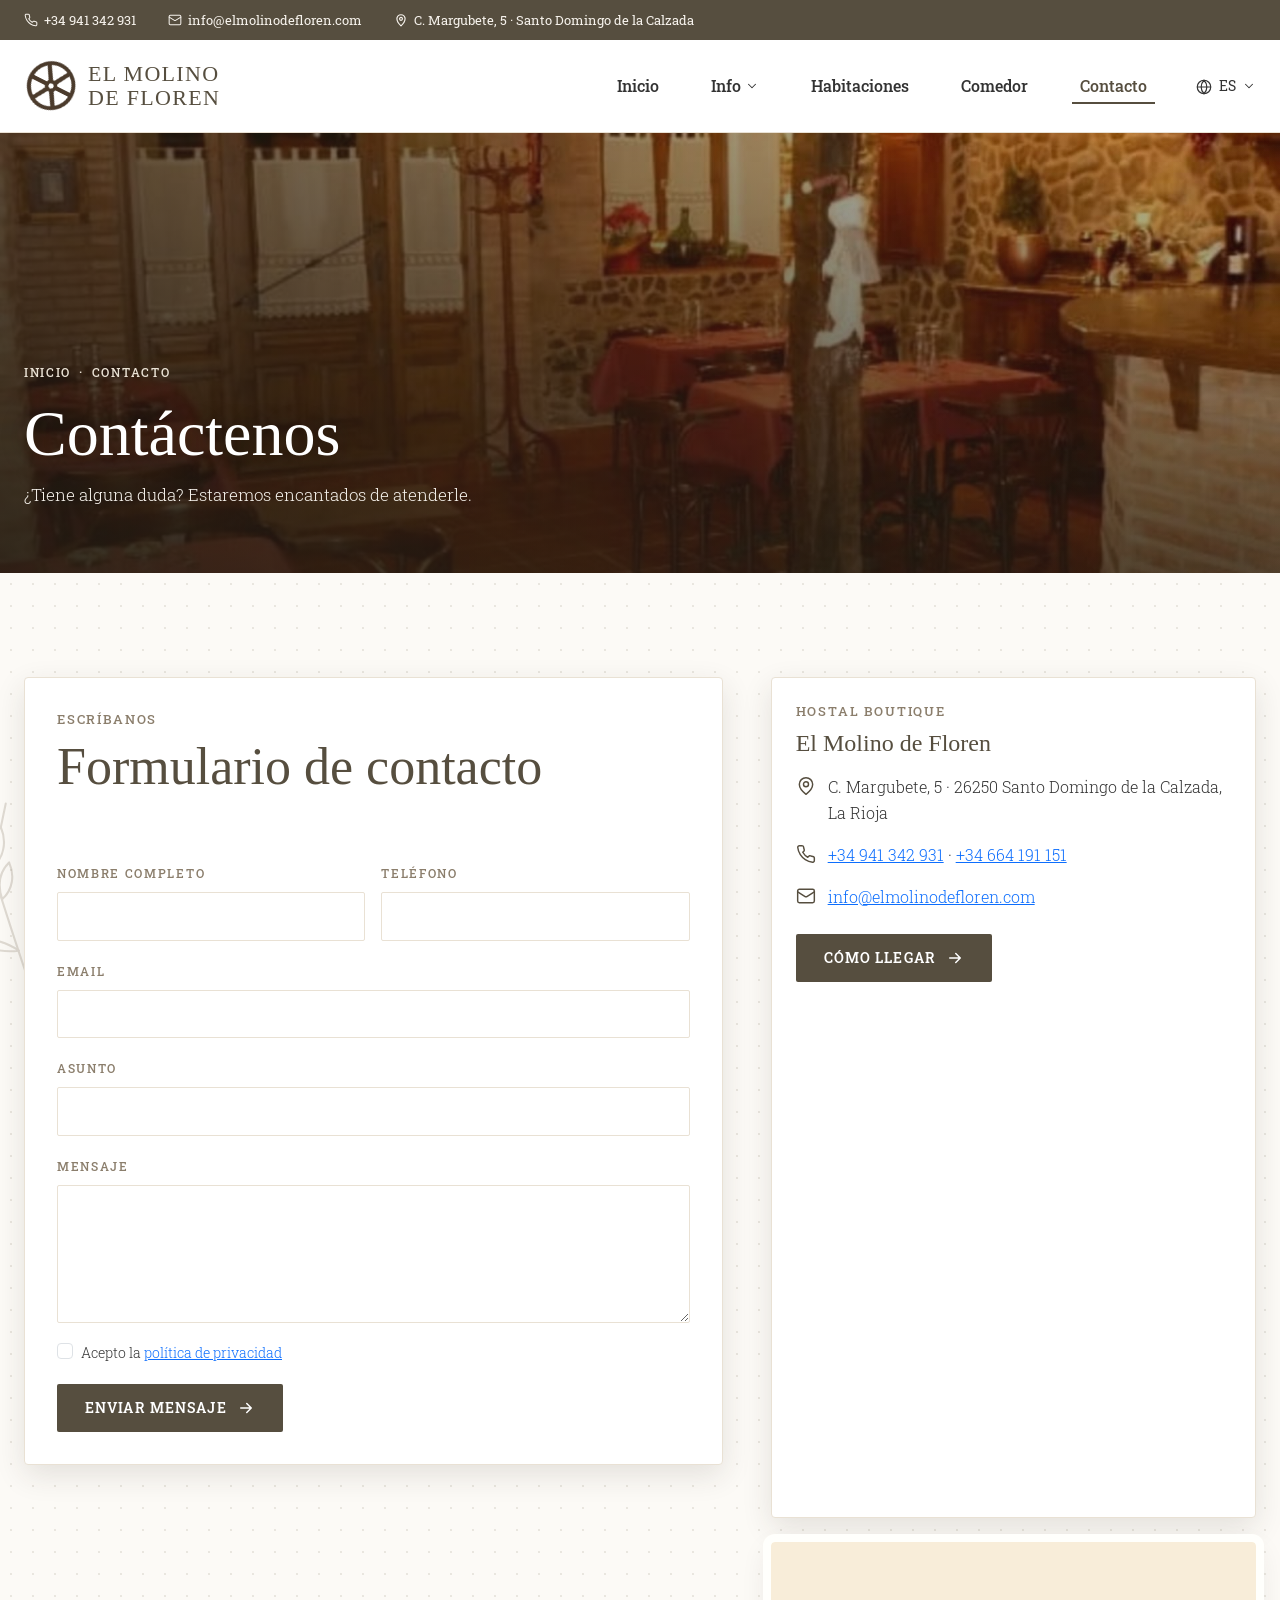
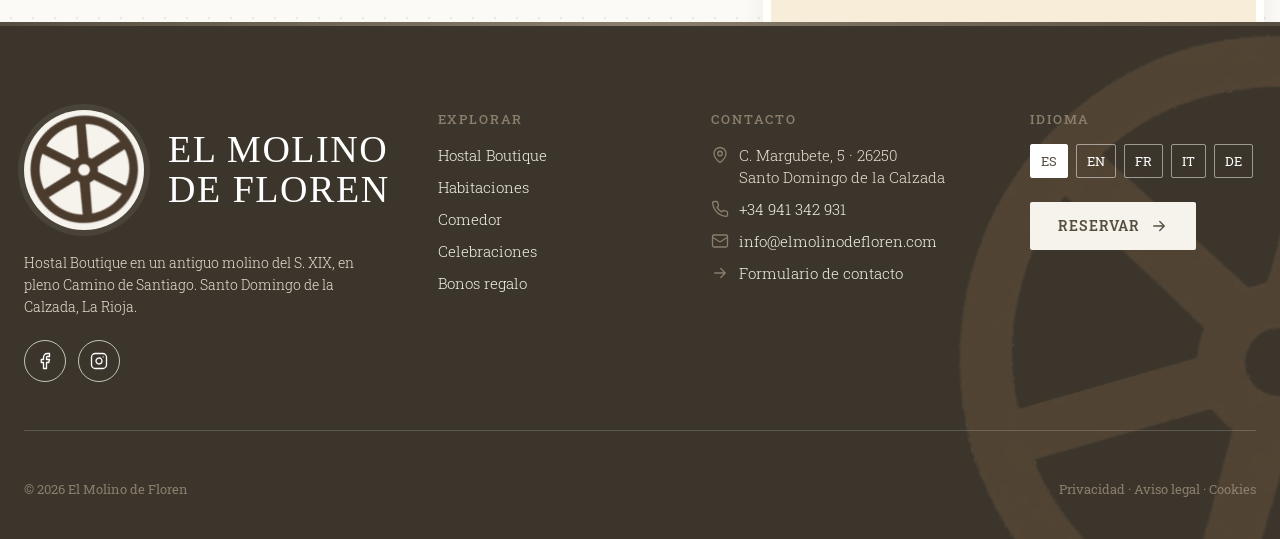
<file: contacto.html>
<!doctype html>
<html lang="es">
<head>
  <meta charset="utf-8">
  <meta name="viewport" content="width=device-width, initial-scale=1">
  <title>Contacto · El Molino de Floren</title>
  <meta name="description" content="Contacte con el Hostal Boutique El Molino de Floren.">
  <link href="https://cdn.jsdelivr.net/npm/bootstrap@5.3.3/dist/css/bootstrap.min.css" rel="stylesheet">
  <link rel="preconnect" href="https://fonts.googleapis.com">
  <link href="https://fonts.googleapis.com/css2?family=Old+Standard+TT:ital@0;1&family=Roboto+Slab:wght@300;400;500;600&display=swap" rel="stylesheet">
  <link href="css/estilos.css?v=12" rel="stylesheet">
</head>
<body>

  <!-- Barra superior -->
  <div class="topbar">
    <div class="topbar-contacto">
      <a href="tel:+34941342931"><img src="img/iconos/telefono.svg" width="14" height="14" alt="">+34 941 342 931</a>
      <a href="mailto:info@elmolinodefloren.com"><img src="img/iconos/email.svg" width="14" height="14" alt="">info@elmolinodefloren.com</a>
      <span class="d-none d-lg-flex"><img src="img/iconos/ubicacion.svg" width="14" height="14" alt="">C. Margubete, 5 · Santo Domingo de la Calzada</span>
    </div>
  </div>

  <!-- Navbar -->
  <nav class="navbar navbar-expand-lg navbar-molino sticky-top">
    <div class="navbar-wrap">
      <a class="navbar-brand marca" href="index.html">
        <img class="rueda rueda-giro" src="img/general/Icono_de_rueda_de_molino_marrón-removebg-preview.png" width="47" height="45" alt="">
        <span class="marca-nombre">El Molino<br>de Floren</span>
      </a>

      <div class="nav-acciones order-lg-last">
        <div class="dropdown">
          <button class="idioma" type="button" data-bs-toggle="dropdown" aria-expanded="false" aria-label="Cambiar idioma">
            <picture>
              <source media="(min-width: 992px)" srcset="img/iconos/idioma.svg">
              <img class="icono-idioma" src="img/iconos/idioma-movil.svg" width="16" height="16" alt="">
            </picture>
            ES
            <img src="img/iconos/chevron.svg" width="14" height="14" alt="">
          </button>
          <ul class="dropdown-menu dropdown-menu-end desplegable">
            <li><a class="dropdown-item active" href="#">Español</a></li>
            <li><a class="dropdown-item" href="#">English</a></li>
            <li><a class="dropdown-item" href="#">Français</a></li>
            <li><a class="dropdown-item" href="#">Italiano</a></li>
            <li><a class="dropdown-item" href="#">Deutsch</a></li>
          </ul>
        </div>
        <button class="boton-menu d-lg-none" type="button" data-bs-toggle="collapse" data-bs-target="#menu" aria-controls="menu" aria-expanded="false" aria-label="Abrir menú">
          <img src="img/iconos/menu.svg" width="24" height="24" alt="">
        </button>
      </div>

      <div class="collapse navbar-collapse" id="menu">
        <ul class="navbar-nav ms-auto">
          <li class="nav-item"><a class="nav-link" href="index.html">Inicio</a></li>
          <li class="nav-item dropdown">
            <a class="nav-link dropdown-toggle" href="#" role="button" data-bs-toggle="dropdown" aria-expanded="false">Info <img src="img/iconos/chevron.svg" width="14" height="14" alt=""></a>
            <ul class="dropdown-menu desplegable">
              <li><a class="dropdown-item" href="hostal.html">Hostal Boutique</a></li>
              <li><a class="dropdown-item" href="celebraciones.html">Celebraciones</a></li>
              <li><a class="dropdown-item" href="regala.html">Regala</a></li>
            </ul>
          </li>
          <li class="nav-item"><a class="nav-link" href="habitaciones.html">Habitaciones</a></li>
          <li class="nav-item"><a class="nav-link" href="comedor.html">Comedor</a></li>
          <li class="nav-item"><a class="nav-link active" aria-current="page" href="contacto.html">Contacto</a></li>
        </ul>
      </div>
    </div>
  </nav>

  <header class="cabecera-pagina">
    <img class="cabecera-foto" src="img/contacto/contacto.jpg" alt="">
    <div class="contenedor cabecera-texto">
      <ol class="migas" aria-label="Estás aquí">
        <li><a href="index.html">Inicio</a></li>
        <li aria-current="page">Contacto</li>
      </ol>
      <h1>Contáctenos</h1>
      <p>¿Tiene alguna duda? Estaremos encantados de atenderle.</p>
    </div>
  </header>

  <main>

  <section class="seccion seccion-puntos">
    <img class="deco deco-espiga deco-espiga-1" src="img/deco/espiga.svg" alt="" aria-hidden="true">
    <div class="contenedor">
      <div class="row g-5">
        <div class="col-lg-7">
          <div class="caja-form">
            <div class="cabecera-seccion">
        <p class="eyebrow mb-0">Escríbanos</p>
        
        <h2 class="h2-molino mb-0">Formulario de contacto</h2>
        
      </div>
            <form id="form-contacto" class="form-molino row g-3 mt-1" novalidate>
              <div class="col-md-6">
                <label class="form-label" for="c-nombre">Nombre completo</label>
                <input class="form-control" id="c-nombre" name="nombre" autocomplete="name" required>
                <div class="invalid-feedback">Escriba su nombre.</div>
              </div>
              <div class="col-md-6">
                <label class="form-label" for="c-telefono">Teléfono</label>
                <input class="form-control" id="c-telefono" name="telefono" type="tel" autocomplete="tel" pattern="[0-9 +]{9,15}">
                <div class="invalid-feedback">Teléfono no válido (9 cifras como mínimo).</div>
              </div>
              <div class="col-12">
                <label class="form-label" for="c-email">Email</label>
                <input class="form-control" id="c-email" name="email" type="email" autocomplete="email" required>
                <div class="invalid-feedback">Escriba un email válido.</div>
              </div>
              <div class="col-12">
                <label class="form-label" for="c-asunto">Asunto</label>
                <input class="form-control" id="c-asunto" name="asunto">
              </div>
              <div class="col-12">
                <label class="form-label" for="c-mensaje">Mensaje</label>
                <textarea class="form-control" id="c-mensaje" name="mensaje" rows="5" required minlength="10"></textarea>
                <div class="invalid-feedback">Cuéntenos un poco más (10 caracteres como mínimo).</div>
              </div>
              <div class="col-12">
                <div class="form-check">
                  <input class="form-check-input" type="checkbox" id="c-privacidad" required>
                  <label class="form-check-label" for="c-privacidad">Acepto la <a href="#">política de privacidad</a></label>
                  <div class="invalid-feedback">Debe aceptar la política de privacidad.</div>
                </div>
              </div>
              <div class="col-12">
                <button class="btn btn-molino" type="submit">Enviar mensaje <img src="img/iconos/flecha-blanca.svg" width="18" height="18" alt=""></button>
              </div>
            </form>
            <div id="contacto-ok" class="aviso-ok mt-3" role="status" hidden><svg class="i" viewBox="0 0 24 24"><path d="M20 6 9 17l-5-5"/></svg><span>¡Gracias! Hemos recibido su mensaje y le responderemos lo antes posible.</span></div>
          </div>
        </div>

        <div class="col-lg-5">
          <div class="tarjeta-info">
            <p class="eyebrow mb-2">Hostal Boutique</p>
            <h3 class="mt-0">El Molino de Floren</h3>
            <ul class="datos mt-3">
              <li><img src="img/iconos/dato-ubicacion.svg" width="20" height="20" alt="">C. Margubete, 5 · 26250 Santo Domingo de la Calzada, La Rioja</li>
              <li><img src="img/iconos/dato-telefono.svg" width="20" height="20" alt=""><span><a href="tel:+34941342931">+34 941 342 931</a> · <a href="tel:+34664191151">+34 664 191 151</a></span></li>
              <li><img src="img/iconos/dato-email.svg" width="20" height="20" alt=""><a href="mailto:info@elmolinodefloren.com">info@elmolinodefloren.com</a></li>
            </ul>
            <a class="btn btn-molino mt-4" href="https://www.google.com/maps/search/?api=1&amp;query=C.+Margubete+5+Santo+Domingo+de+la+Calzada" target="_blank" rel="noopener">Cómo llegar <img src="img/iconos/flecha-blanca.svg" width="18" height="18" alt=""></a>
          </div>
          <iframe class="mapa mt-4" title="Mapa de El Molino de Floren" loading="lazy" src="https://maps.google.com/maps?q=C.%20Margubete%205%2C%20Santo%20Domingo%20de%20la%20Calzada&amp;z=16&amp;output=embed"></iframe>
        </div>
      </div>
    </div>
  </section>
  </main>

  <!-- Footer -->
  <footer class="footer">
    <div class="contenedor footer-contenido">
      <div class="footer-columnas">
        <div class="footer-marca">
          <span class="footer-logo"><img class="rueda-giro" src="img/general/Icono_de_rueda_de_molino_marrón-removebg-preview.png" alt=""></span>
          <p class="footer-nombre mb-0">El Molino<br>de Floren</p>
          <p class="footer-desc mb-0">Hostal Boutique en un antiguo molino del S. XIX, en pleno Camino de Santiago. Santo Domingo de la Calzada, La Rioja.</p>
          <div class="redes footer-redes">
            <a href="https://www.facebook.com/198077190355329" aria-label="Facebook"><img src="img/iconos/facebook.svg" width="18" height="18" alt=""></a>
            <a href="#" aria-label="Instagram"><img src="img/iconos/instagram.svg" width="18" height="18" alt=""></a>
          </div>
        </div>

        <nav class="footer-col" aria-label="Enlaces del pie">
          <p class="eyebrow">Explorar</p>
          <ul class="footer-lista">
            <li><a href="hostal.html">Hostal Boutique</a></li>
            <li><a href="habitaciones.html">Habitaciones</a></li>
            <li><a href="comedor.html">Comedor</a></li>
            <li><a href="celebraciones.html">Celebraciones</a></li>
            <li><a href="regala.html">Bonos regalo</a></li>
          </ul>
        </nav>

        <div class="footer-col">
          <p class="eyebrow">Contacto</p>
          <ul class="footer-lista footer-contacto">
            <li><svg class="i" viewBox="0 0 24 24"><path d="M20 10c0 6-8 12-8 12s-8-6-8-12a8 8 0 0 1 16 0Z"/><circle cx="12" cy="10" r="3"/></svg><span>C. Margubete, 5 · 26250<br>Santo Domingo de la Calzada</span></li>
            <li><svg class="i" viewBox="0 0 24 24"><path d="M22 16.92v3a2 2 0 0 1-2.18 2 19.79 19.79 0 0 1-8.63-3.07 19.5 19.5 0 0 1-6-6 19.79 19.79 0 0 1-3.07-8.67A2 2 0 0 1 4.11 2h3a2 2 0 0 1 2 1.72 12.84 12.84 0 0 0 .7 2.81 2 2 0 0 1-.45 2.11L8.09 9.91a16 16 0 0 0 6 6l1.27-1.27a2 2 0 0 1 2.11-.45 12.84 12.84 0 0 0 2.81.7A2 2 0 0 1 22 16.92z"/></svg><a href="tel:+34941342931">+34 941 342 931</a></li>
            <li><svg class="i" viewBox="0 0 24 24"><rect x="2" y="4" width="20" height="16" rx="2"/><path d="m22 7-8.97 5.7a1.94 1.94 0 0 1-2.06 0L2 7"/></svg><a href="mailto:info@elmolinodefloren.com">info@elmolinodefloren.com</a></li>
            <li><svg class="i" viewBox="0 0 24 24"><path d="M5 12h14M13 6l6 6-6 6"/></svg><a href="contacto.html">Formulario de contacto</a></li>
          </ul>
        </div>

        <div class="footer-col">
          <p class="eyebrow">Idioma</p>
          <div class="idiomas">
            <a href="#" class="active" aria-current="true">ES</a><a href="#">EN</a><a href="#">FR</a><a href="#">IT</a><a href="#">DE</a>
          </div>
          <a class="btn btn-claro mt-4" href="reserva.html">Reservar <svg class="i" viewBox="0 0 24 24"><path d="M5 12h14M13 6l6 6-6 6"/></svg></a>
        </div>
      </div>

      <span class="footer-sep"></span>
      <div class="footer-legal">
        <p class="mb-0">© 2026 El Molino de Floren</p>
        <p class="mb-0"><a href="#">Privacidad</a> · <a href="#">Aviso legal</a> · <a href="#">Cookies</a></p>
      </div>
    </div>
    <img class="footer-rueda rueda-giro" data-giro="-0.6" src="img/general/Icono_de_rueda_de_molino_marrón-removebg-preview.png" alt="" aria-hidden="true">
  </footer>

  <script src="https://cdn.jsdelivr.net/npm/bootstrap@5.3.3/dist/js/bootstrap.bundle.min.js"></script>
  <script src="js/main.js?v=11"></script>
  <script src="js/contacto.js?v=11"></script>
</body>
</html>
</file>
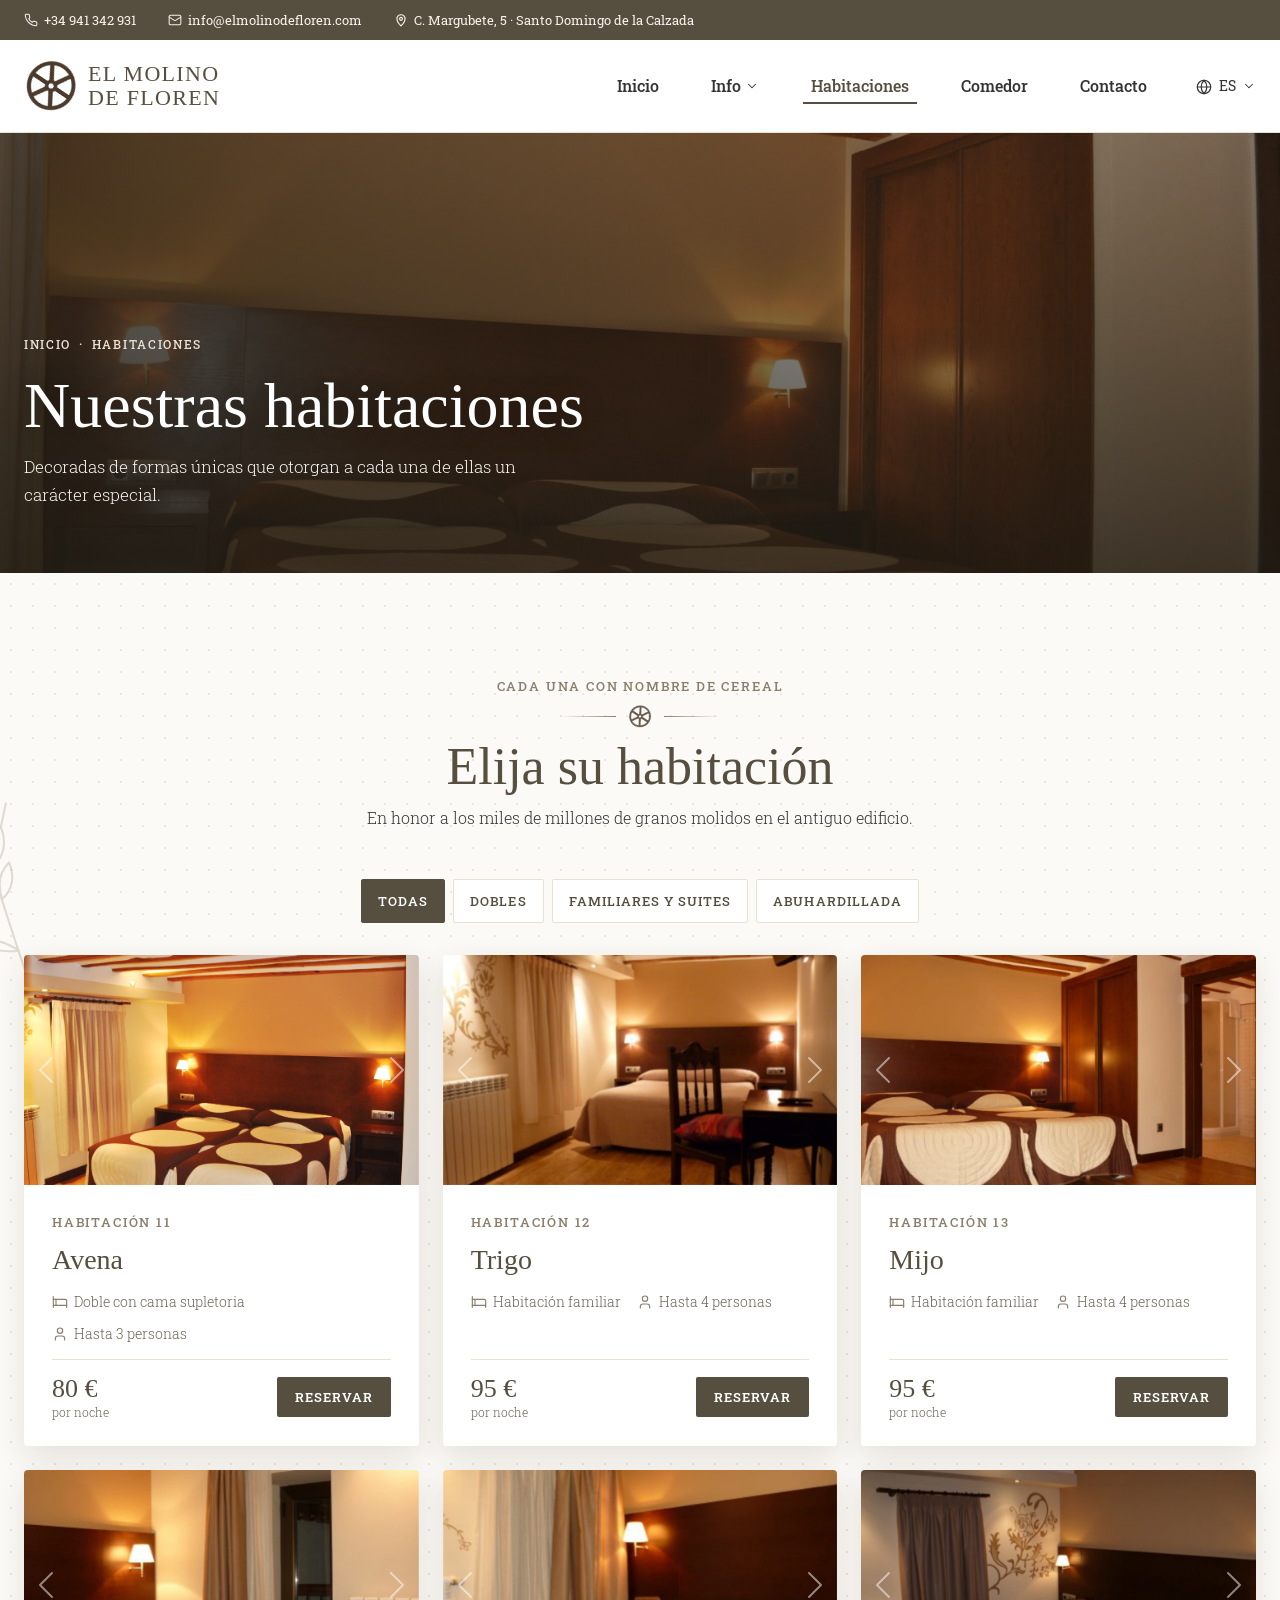
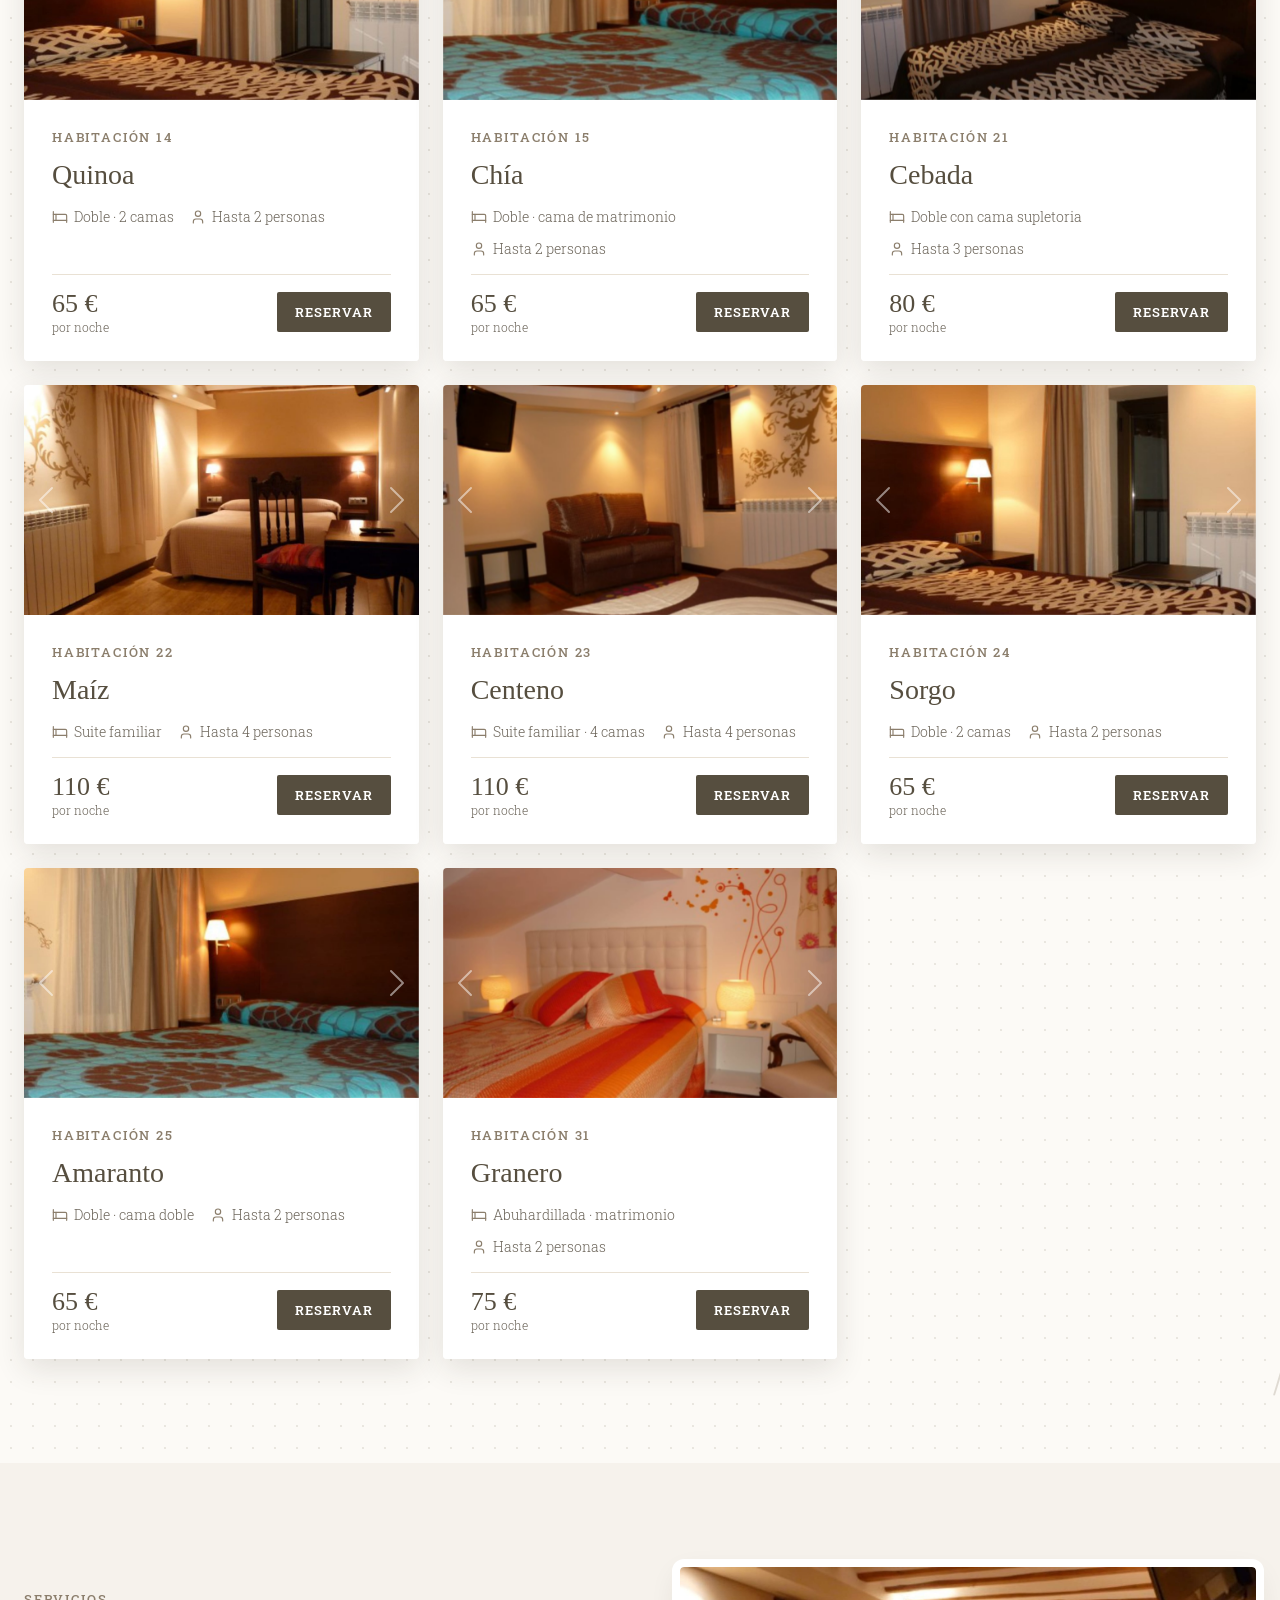
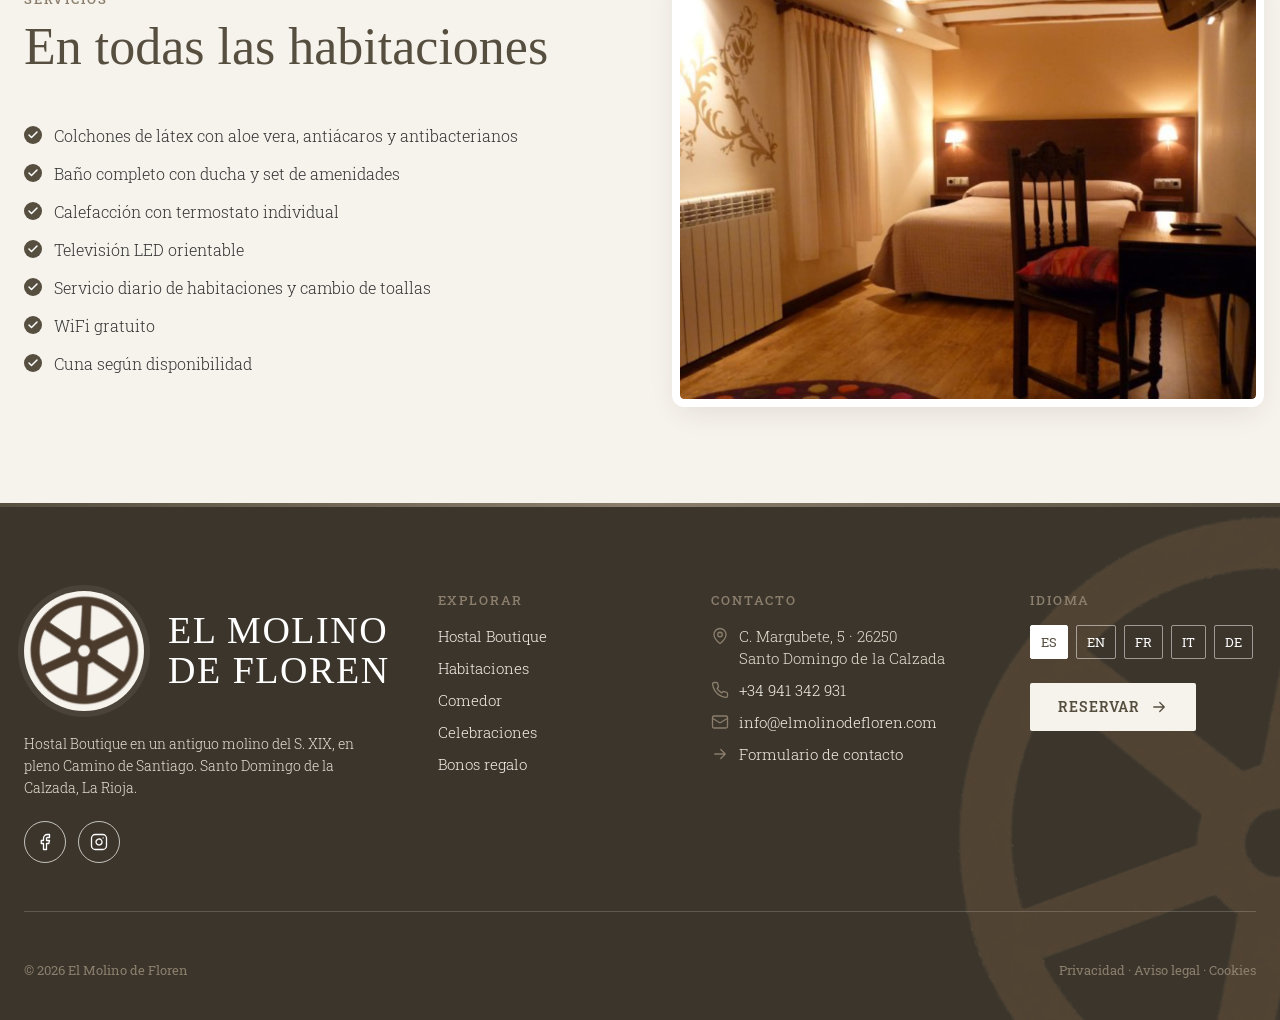
<file: habitaciones.html>
<!doctype html>
<html lang="es">
<head>
  <meta charset="utf-8">
  <meta name="viewport" content="width=device-width, initial-scale=1">
  <title>Habitaciones · El Molino de Floren</title>
  <meta name="description" content="Habitaciones dobles, familiares y suites del Hostal Boutique El Molino de Floren.">
  <link href="https://cdn.jsdelivr.net/npm/bootstrap@5.3.3/dist/css/bootstrap.min.css" rel="stylesheet">
  <link rel="preconnect" href="https://fonts.googleapis.com">
  <link href="https://fonts.googleapis.com/css2?family=Old+Standard+TT:ital@0;1&family=Roboto+Slab:wght@300;400;500;600&display=swap" rel="stylesheet">
  <link href="css/estilos.css?v=12" rel="stylesheet">
</head>
<body>

  <!-- Barra superior -->
  <div class="topbar">
    <div class="topbar-contacto">
      <a href="tel:+34941342931"><img src="img/iconos/telefono.svg" width="14" height="14" alt="">+34 941 342 931</a>
      <a href="mailto:info@elmolinodefloren.com"><img src="img/iconos/email.svg" width="14" height="14" alt="">info@elmolinodefloren.com</a>
      <span class="d-none d-lg-flex"><img src="img/iconos/ubicacion.svg" width="14" height="14" alt="">C. Margubete, 5 · Santo Domingo de la Calzada</span>
    </div>
  </div>

  <!-- Navbar -->
  <nav class="navbar navbar-expand-lg navbar-molino sticky-top">
    <div class="navbar-wrap">
      <a class="navbar-brand marca" href="index.html">
        <img class="rueda rueda-giro" src="img/general/Icono_de_rueda_de_molino_marrón-removebg-preview.png" width="47" height="45" alt="">
        <span class="marca-nombre">El Molino<br>de Floren</span>
      </a>

      <div class="nav-acciones order-lg-last">
        <div class="dropdown">
          <button class="idioma" type="button" data-bs-toggle="dropdown" aria-expanded="false" aria-label="Cambiar idioma">
            <picture>
              <source media="(min-width: 992px)" srcset="img/iconos/idioma.svg">
              <img class="icono-idioma" src="img/iconos/idioma-movil.svg" width="16" height="16" alt="">
            </picture>
            ES
            <img src="img/iconos/chevron.svg" width="14" height="14" alt="">
          </button>
          <ul class="dropdown-menu dropdown-menu-end desplegable">
            <li><a class="dropdown-item active" href="#">Español</a></li>
            <li><a class="dropdown-item" href="#">English</a></li>
            <li><a class="dropdown-item" href="#">Français</a></li>
            <li><a class="dropdown-item" href="#">Italiano</a></li>
            <li><a class="dropdown-item" href="#">Deutsch</a></li>
          </ul>
        </div>
        <button class="boton-menu d-lg-none" type="button" data-bs-toggle="collapse" data-bs-target="#menu" aria-controls="menu" aria-expanded="false" aria-label="Abrir menú">
          <img src="img/iconos/menu.svg" width="24" height="24" alt="">
        </button>
      </div>

      <div class="collapse navbar-collapse" id="menu">
        <ul class="navbar-nav ms-auto">
          <li class="nav-item"><a class="nav-link" href="index.html">Inicio</a></li>
          <li class="nav-item dropdown">
            <a class="nav-link dropdown-toggle" href="#" role="button" data-bs-toggle="dropdown" aria-expanded="false">Info <img src="img/iconos/chevron.svg" width="14" height="14" alt=""></a>
            <ul class="dropdown-menu desplegable">
              <li><a class="dropdown-item" href="hostal.html">Hostal Boutique</a></li>
              <li><a class="dropdown-item" href="celebraciones.html">Celebraciones</a></li>
              <li><a class="dropdown-item" href="regala.html">Regala</a></li>
            </ul>
          </li>
          <li class="nav-item"><a class="nav-link active" aria-current="page" href="habitaciones.html">Habitaciones</a></li>
          <li class="nav-item"><a class="nav-link" href="comedor.html">Comedor</a></li>
          <li class="nav-item"><a class="nav-link" href="contacto.html">Contacto</a></li>
        </ul>
      </div>
    </div>
  </nav>

  <header class="cabecera-pagina">
    <img class="cabecera-foto" src="img/habitaciones/cabecera.jpg" alt="">
    <div class="contenedor cabecera-texto">
      <ol class="migas" aria-label="Estás aquí">
        <li><a href="index.html">Inicio</a></li>
        <li aria-current="page">Habitaciones</li>
      </ol>
      <h1>Nuestras habitaciones</h1>
      <p>Decoradas de formas únicas que otorgan a cada una de ellas un carácter especial.</p>
    </div>
  </header>

  <main>

  <section class="seccion seccion-puntos">
    <img class="deco deco-espiga deco-espiga-1" src="img/deco/espiga.svg" alt="" aria-hidden="true">
    <img class="deco deco-espiga deco-espiga-2" src="img/deco/espiga.svg" alt="" aria-hidden="true">
    <div class="contenedor">
      <div class="cabecera-seccion cabecera-centrada">
        <p class="eyebrow mb-0">Cada una con nombre de cereal</p>
        <div class="ornamento" aria-hidden="true"><span></span><img class="rueda-giro" src="img/general/Icono_de_rueda_de_molino_marrón-removebg-preview.png" alt=""><span></span></div>
        <h2 class="h2-molino mb-0">Elija su habitación</h2>
        <p class="mb-0">En honor a los miles de millones de granos molidos en el antiguo edificio.</p>
      </div>

      <div class="filtros" role="group" aria-label="Filtrar habitaciones">
        <button class="filtro active" type="button" data-filtro="todas" aria-pressed="true">Todas</button>
        <button class="filtro" type="button" data-filtro="doble" aria-pressed="false">Dobles</button>
        <button class="filtro" type="button" data-filtro="familiar" aria-pressed="false">Familiares y suites</button>
        <button class="filtro" type="button" data-filtro="abuhardillada" aria-pressed="false">Abuhardillada</button>
      </div>

      <div class="row g-4">
        <div class="col-md-6 col-lg-4 hab-col" data-cat="doble">
          <article class="card card-seccion hab-card h-100">
            <div id="carrusel-11" class="carousel slide">
              <div class="carousel-inner">
                <div class="carousel-item active"><img src="img/habitaciones/11-avena-1.jpg" alt="Habitación 11 Avena, foto 1"></div>
                <div class="carousel-item"><img src="img/habitaciones/11-avena-2.jpg" alt="Habitación 11 Avena, foto 2" loading="lazy"></div>
              </div>
              <button class="carousel-control-prev" type="button" data-bs-target="#carrusel-11" data-bs-slide="prev"><span class="carousel-control-prev-icon" aria-hidden="true"></span><span class="visually-hidden">Anterior</span></button>
              <button class="carousel-control-next" type="button" data-bs-target="#carrusel-11" data-bs-slide="next"><span class="carousel-control-next-icon" aria-hidden="true"></span><span class="visually-hidden">Siguiente</span></button>
            </div>
            <div class="card-body">
              <p class="eyebrow mb-0">Habitación 11</p>
              <h3>Avena</h3>
              <ul class="hab-datos">
                <li><svg class="i" viewBox="0 0 24 24"><path d="M2 4v16"/><path d="M2 8h18a2 2 0 0 1 2 2v10"/><path d="M2 17h20"/><path d="M6 8v9"/></svg>Doble con cama supletoria</li>
                <li><svg class="i" viewBox="0 0 24 24"><path d="M19 21v-2a4 4 0 0 0-4-4H9a4 4 0 0 0-4 4v2"/><circle cx="12" cy="7" r="4"/></svg>Hasta 3 personas</li>
              </ul>
              <div class="hab-pie">
                <p class="precio mb-0">80 €<small>por noche</small></p>
                <a class="btn btn-molino btn-pequeno" href="reserva.html?habitacion=11&amp;adultos=2">Reservar</a>
              </div>
            </div>
          </article>
        </div>
        <div class="col-md-6 col-lg-4 hab-col" data-cat="familiar">
          <article class="card card-seccion hab-card h-100">
            <div id="carrusel-12" class="carousel slide">
              <div class="carousel-inner">
                <div class="carousel-item active"><img src="img/habitaciones/12-familiar-1.jpg" alt="Habitación 12 Trigo, foto 1"></div>
                <div class="carousel-item"><img src="img/habitaciones/12-familiar-2.jpg" alt="Habitación 12 Trigo, foto 2" loading="lazy"></div>
                <div class="carousel-item"><img src="img/habitaciones/12-familiar-3.jpg" alt="Habitación 12 Trigo, foto 3" loading="lazy"></div>
              </div>
              <button class="carousel-control-prev" type="button" data-bs-target="#carrusel-12" data-bs-slide="prev"><span class="carousel-control-prev-icon" aria-hidden="true"></span><span class="visually-hidden">Anterior</span></button>
              <button class="carousel-control-next" type="button" data-bs-target="#carrusel-12" data-bs-slide="next"><span class="carousel-control-next-icon" aria-hidden="true"></span><span class="visually-hidden">Siguiente</span></button>
            </div>
            <div class="card-body">
              <p class="eyebrow mb-0">Habitación 12</p>
              <h3>Trigo</h3>
              <ul class="hab-datos">
                <li><svg class="i" viewBox="0 0 24 24"><path d="M2 4v16"/><path d="M2 8h18a2 2 0 0 1 2 2v10"/><path d="M2 17h20"/><path d="M6 8v9"/></svg>Habitación familiar</li>
                <li><svg class="i" viewBox="0 0 24 24"><path d="M19 21v-2a4 4 0 0 0-4-4H9a4 4 0 0 0-4 4v2"/><circle cx="12" cy="7" r="4"/></svg>Hasta 4 personas</li>
              </ul>
              <div class="hab-pie">
                <p class="precio mb-0">95 €<small>por noche</small></p>
                <a class="btn btn-molino btn-pequeno" href="reserva.html?habitacion=12&amp;adultos=2">Reservar</a>
              </div>
            </div>
          </article>
        </div>
        <div class="col-md-6 col-lg-4 hab-col" data-cat="familiar">
          <article class="card card-seccion hab-card h-100">
            <div id="carrusel-13" class="carousel slide">
              <div class="carousel-inner">
                <div class="carousel-item active"><img src="img/habitaciones/13-mijo-1.jpg" alt="Habitación 13 Mijo, foto 1"></div>
                <div class="carousel-item"><img src="img/habitaciones/13-mijo-2.jpg" alt="Habitación 13 Mijo, foto 2" loading="lazy"></div>
                <div class="carousel-item"><img src="img/habitaciones/13-mijo-3.jpg" alt="Habitación 13 Mijo, foto 3" loading="lazy"></div>
              </div>
              <button class="carousel-control-prev" type="button" data-bs-target="#carrusel-13" data-bs-slide="prev"><span class="carousel-control-prev-icon" aria-hidden="true"></span><span class="visually-hidden">Anterior</span></button>
              <button class="carousel-control-next" type="button" data-bs-target="#carrusel-13" data-bs-slide="next"><span class="carousel-control-next-icon" aria-hidden="true"></span><span class="visually-hidden">Siguiente</span></button>
            </div>
            <div class="card-body">
              <p class="eyebrow mb-0">Habitación 13</p>
              <h3>Mijo</h3>
              <ul class="hab-datos">
                <li><svg class="i" viewBox="0 0 24 24"><path d="M2 4v16"/><path d="M2 8h18a2 2 0 0 1 2 2v10"/><path d="M2 17h20"/><path d="M6 8v9"/></svg>Habitación familiar</li>
                <li><svg class="i" viewBox="0 0 24 24"><path d="M19 21v-2a4 4 0 0 0-4-4H9a4 4 0 0 0-4 4v2"/><circle cx="12" cy="7" r="4"/></svg>Hasta 4 personas</li>
              </ul>
              <div class="hab-pie">
                <p class="precio mb-0">95 €<small>por noche</small></p>
                <a class="btn btn-molino btn-pequeno" href="reserva.html?habitacion=13&amp;adultos=2">Reservar</a>
              </div>
            </div>
          </article>
        </div>
        <div class="col-md-6 col-lg-4 hab-col" data-cat="doble">
          <article class="card card-seccion hab-card h-100">
            <div id="carrusel-14" class="carousel slide">
              <div class="carousel-inner">
                <div class="carousel-item active"><img src="img/habitaciones/doble-2-camas-1.jpg" alt="Habitación 14 Quinoa, foto 1"></div>
                <div class="carousel-item"><img src="img/habitaciones/doble-2-camas-2.jpg" alt="Habitación 14 Quinoa, foto 2" loading="lazy"></div>
                <div class="carousel-item"><img src="img/habitaciones/doble-2-camas-3.jpg" alt="Habitación 14 Quinoa, foto 3" loading="lazy"></div>
              </div>
              <button class="carousel-control-prev" type="button" data-bs-target="#carrusel-14" data-bs-slide="prev"><span class="carousel-control-prev-icon" aria-hidden="true"></span><span class="visually-hidden">Anterior</span></button>
              <button class="carousel-control-next" type="button" data-bs-target="#carrusel-14" data-bs-slide="next"><span class="carousel-control-next-icon" aria-hidden="true"></span><span class="visually-hidden">Siguiente</span></button>
            </div>
            <div class="card-body">
              <p class="eyebrow mb-0">Habitación 14</p>
              <h3>Quinoa</h3>
              <ul class="hab-datos">
                <li><svg class="i" viewBox="0 0 24 24"><path d="M2 4v16"/><path d="M2 8h18a2 2 0 0 1 2 2v10"/><path d="M2 17h20"/><path d="M6 8v9"/></svg>Doble · 2 camas</li>
                <li><svg class="i" viewBox="0 0 24 24"><path d="M19 21v-2a4 4 0 0 0-4-4H9a4 4 0 0 0-4 4v2"/><circle cx="12" cy="7" r="4"/></svg>Hasta 2 personas</li>
              </ul>
              <div class="hab-pie">
                <p class="precio mb-0">65 €<small>por noche</small></p>
                <a class="btn btn-molino btn-pequeno" href="reserva.html?habitacion=14&amp;adultos=2">Reservar</a>
              </div>
            </div>
          </article>
        </div>
        <div class="col-md-6 col-lg-4 hab-col" data-cat="doble">
          <article class="card card-seccion hab-card h-100">
            <div id="carrusel-15" class="carousel slide">
              <div class="carousel-inner">
                <div class="carousel-item active"><img src="img/habitaciones/doble-matrimonio-1.jpg" alt="Habitación 15 Chía, foto 1"></div>
                <div class="carousel-item"><img src="img/habitaciones/doble-matrimonio-2.jpg" alt="Habitación 15 Chía, foto 2" loading="lazy"></div>
              </div>
              <button class="carousel-control-prev" type="button" data-bs-target="#carrusel-15" data-bs-slide="prev"><span class="carousel-control-prev-icon" aria-hidden="true"></span><span class="visually-hidden">Anterior</span></button>
              <button class="carousel-control-next" type="button" data-bs-target="#carrusel-15" data-bs-slide="next"><span class="carousel-control-next-icon" aria-hidden="true"></span><span class="visually-hidden">Siguiente</span></button>
            </div>
            <div class="card-body">
              <p class="eyebrow mb-0">Habitación 15</p>
              <h3>Chía</h3>
              <ul class="hab-datos">
                <li><svg class="i" viewBox="0 0 24 24"><path d="M2 4v16"/><path d="M2 8h18a2 2 0 0 1 2 2v10"/><path d="M2 17h20"/><path d="M6 8v9"/></svg>Doble · cama de matrimonio</li>
                <li><svg class="i" viewBox="0 0 24 24"><path d="M19 21v-2a4 4 0 0 0-4-4H9a4 4 0 0 0-4 4v2"/><circle cx="12" cy="7" r="4"/></svg>Hasta 2 personas</li>
              </ul>
              <div class="hab-pie">
                <p class="precio mb-0">65 €<small>por noche</small></p>
                <a class="btn btn-molino btn-pequeno" href="reserva.html?habitacion=15&amp;adultos=2">Reservar</a>
              </div>
            </div>
          </article>
        </div>
        <div class="col-md-6 col-lg-4 hab-col" data-cat="doble">
          <article class="card card-seccion hab-card h-100">
            <div id="carrusel-21" class="carousel slide">
              <div class="carousel-inner">
                <div class="carousel-item active"><img src="img/habitaciones/21-cebada-1.jpg" alt="Habitación 21 Cebada, foto 1"></div>
                <div class="carousel-item"><img src="img/habitaciones/21-cebada-2.jpg" alt="Habitación 21 Cebada, foto 2" loading="lazy"></div>
              </div>
              <button class="carousel-control-prev" type="button" data-bs-target="#carrusel-21" data-bs-slide="prev"><span class="carousel-control-prev-icon" aria-hidden="true"></span><span class="visually-hidden">Anterior</span></button>
              <button class="carousel-control-next" type="button" data-bs-target="#carrusel-21" data-bs-slide="next"><span class="carousel-control-next-icon" aria-hidden="true"></span><span class="visually-hidden">Siguiente</span></button>
            </div>
            <div class="card-body">
              <p class="eyebrow mb-0">Habitación 21</p>
              <h3>Cebada</h3>
              <ul class="hab-datos">
                <li><svg class="i" viewBox="0 0 24 24"><path d="M2 4v16"/><path d="M2 8h18a2 2 0 0 1 2 2v10"/><path d="M2 17h20"/><path d="M6 8v9"/></svg>Doble con cama supletoria</li>
                <li><svg class="i" viewBox="0 0 24 24"><path d="M19 21v-2a4 4 0 0 0-4-4H9a4 4 0 0 0-4 4v2"/><circle cx="12" cy="7" r="4"/></svg>Hasta 3 personas</li>
              </ul>
              <div class="hab-pie">
                <p class="precio mb-0">80 €<small>por noche</small></p>
                <a class="btn btn-molino btn-pequeno" href="reserva.html?habitacion=21&amp;adultos=2">Reservar</a>
              </div>
            </div>
          </article>
        </div>
        <div class="col-md-6 col-lg-4 hab-col" data-cat="familiar">
          <article class="card card-seccion hab-card h-100">
            <div id="carrusel-22" class="carousel slide">
              <div class="carousel-inner">
                <div class="carousel-item active"><img src="img/habitaciones/22-maiz-1.jpg" alt="Habitación 22 Maíz, foto 1"></div>
                <div class="carousel-item"><img src="img/habitaciones/22-maiz-2.jpg" alt="Habitación 22 Maíz, foto 2" loading="lazy"></div>
                <div class="carousel-item"><img src="img/habitaciones/22-maiz-3.jpg" alt="Habitación 22 Maíz, foto 3" loading="lazy"></div>
              </div>
              <button class="carousel-control-prev" type="button" data-bs-target="#carrusel-22" data-bs-slide="prev"><span class="carousel-control-prev-icon" aria-hidden="true"></span><span class="visually-hidden">Anterior</span></button>
              <button class="carousel-control-next" type="button" data-bs-target="#carrusel-22" data-bs-slide="next"><span class="carousel-control-next-icon" aria-hidden="true"></span><span class="visually-hidden">Siguiente</span></button>
            </div>
            <div class="card-body">
              <p class="eyebrow mb-0">Habitación 22</p>
              <h3>Maíz</h3>
              <ul class="hab-datos">
                <li><svg class="i" viewBox="0 0 24 24"><path d="M2 4v16"/><path d="M2 8h18a2 2 0 0 1 2 2v10"/><path d="M2 17h20"/><path d="M6 8v9"/></svg>Suite familiar</li>
                <li><svg class="i" viewBox="0 0 24 24"><path d="M19 21v-2a4 4 0 0 0-4-4H9a4 4 0 0 0-4 4v2"/><circle cx="12" cy="7" r="4"/></svg>Hasta 4 personas</li>
              </ul>
              <div class="hab-pie">
                <p class="precio mb-0">110 €<small>por noche</small></p>
                <a class="btn btn-molino btn-pequeno" href="reserva.html?habitacion=22&amp;adultos=2">Reservar</a>
              </div>
            </div>
          </article>
        </div>
        <div class="col-md-6 col-lg-4 hab-col" data-cat="familiar">
          <article class="card card-seccion hab-card h-100">
            <div id="carrusel-23" class="carousel slide">
              <div class="carousel-inner">
                <div class="carousel-item active"><img src="img/habitaciones/23-centeno-1.jpg" alt="Habitación 23 Centeno, foto 1"></div>
                <div class="carousel-item"><img src="img/habitaciones/23-centeno-2.jpg" alt="Habitación 23 Centeno, foto 2" loading="lazy"></div>
                <div class="carousel-item"><img src="img/habitaciones/23-centeno-3.jpg" alt="Habitación 23 Centeno, foto 3" loading="lazy"></div>
              </div>
              <button class="carousel-control-prev" type="button" data-bs-target="#carrusel-23" data-bs-slide="prev"><span class="carousel-control-prev-icon" aria-hidden="true"></span><span class="visually-hidden">Anterior</span></button>
              <button class="carousel-control-next" type="button" data-bs-target="#carrusel-23" data-bs-slide="next"><span class="carousel-control-next-icon" aria-hidden="true"></span><span class="visually-hidden">Siguiente</span></button>
            </div>
            <div class="card-body">
              <p class="eyebrow mb-0">Habitación 23</p>
              <h3>Centeno</h3>
              <ul class="hab-datos">
                <li><svg class="i" viewBox="0 0 24 24"><path d="M2 4v16"/><path d="M2 8h18a2 2 0 0 1 2 2v10"/><path d="M2 17h20"/><path d="M6 8v9"/></svg>Suite familiar · 4 camas</li>
                <li><svg class="i" viewBox="0 0 24 24"><path d="M19 21v-2a4 4 0 0 0-4-4H9a4 4 0 0 0-4 4v2"/><circle cx="12" cy="7" r="4"/></svg>Hasta 4 personas</li>
              </ul>
              <div class="hab-pie">
                <p class="precio mb-0">110 €<small>por noche</small></p>
                <a class="btn btn-molino btn-pequeno" href="reserva.html?habitacion=23&amp;adultos=2">Reservar</a>
              </div>
            </div>
          </article>
        </div>
        <div class="col-md-6 col-lg-4 hab-col" data-cat="doble">
          <article class="card card-seccion hab-card h-100">
            <div id="carrusel-24" class="carousel slide">
              <div class="carousel-inner">
                <div class="carousel-item active"><img src="img/habitaciones/24-sorgo-1.jpg" alt="Habitación 24 Sorgo, foto 1"></div>
                <div class="carousel-item"><img src="img/habitaciones/24-sorgo-2.jpg" alt="Habitación 24 Sorgo, foto 2" loading="lazy"></div>
                <div class="carousel-item"><img src="img/habitaciones/24-sorgo-3.jpg" alt="Habitación 24 Sorgo, foto 3" loading="lazy"></div>
              </div>
              <button class="carousel-control-prev" type="button" data-bs-target="#carrusel-24" data-bs-slide="prev"><span class="carousel-control-prev-icon" aria-hidden="true"></span><span class="visually-hidden">Anterior</span></button>
              <button class="carousel-control-next" type="button" data-bs-target="#carrusel-24" data-bs-slide="next"><span class="carousel-control-next-icon" aria-hidden="true"></span><span class="visually-hidden">Siguiente</span></button>
            </div>
            <div class="card-body">
              <p class="eyebrow mb-0">Habitación 24</p>
              <h3>Sorgo</h3>
              <ul class="hab-datos">
                <li><svg class="i" viewBox="0 0 24 24"><path d="M2 4v16"/><path d="M2 8h18a2 2 0 0 1 2 2v10"/><path d="M2 17h20"/><path d="M6 8v9"/></svg>Doble · 2 camas</li>
                <li><svg class="i" viewBox="0 0 24 24"><path d="M19 21v-2a4 4 0 0 0-4-4H9a4 4 0 0 0-4 4v2"/><circle cx="12" cy="7" r="4"/></svg>Hasta 2 personas</li>
              </ul>
              <div class="hab-pie">
                <p class="precio mb-0">65 €<small>por noche</small></p>
                <a class="btn btn-molino btn-pequeno" href="reserva.html?habitacion=24&amp;adultos=2">Reservar</a>
              </div>
            </div>
          </article>
        </div>
        <div class="col-md-6 col-lg-4 hab-col" data-cat="doble">
          <article class="card card-seccion hab-card h-100">
            <div id="carrusel-25" class="carousel slide">
              <div class="carousel-inner">
                <div class="carousel-item active"><img src="img/habitaciones/25-amaranto-1.jpg" alt="Habitación 25 Amaranto, foto 1"></div>
                <div class="carousel-item"><img src="img/habitaciones/25-amaranto-2.jpg" alt="Habitación 25 Amaranto, foto 2" loading="lazy"></div>
              </div>
              <button class="carousel-control-prev" type="button" data-bs-target="#carrusel-25" data-bs-slide="prev"><span class="carousel-control-prev-icon" aria-hidden="true"></span><span class="visually-hidden">Anterior</span></button>
              <button class="carousel-control-next" type="button" data-bs-target="#carrusel-25" data-bs-slide="next"><span class="carousel-control-next-icon" aria-hidden="true"></span><span class="visually-hidden">Siguiente</span></button>
            </div>
            <div class="card-body">
              <p class="eyebrow mb-0">Habitación 25</p>
              <h3>Amaranto</h3>
              <ul class="hab-datos">
                <li><svg class="i" viewBox="0 0 24 24"><path d="M2 4v16"/><path d="M2 8h18a2 2 0 0 1 2 2v10"/><path d="M2 17h20"/><path d="M6 8v9"/></svg>Doble · cama doble</li>
                <li><svg class="i" viewBox="0 0 24 24"><path d="M19 21v-2a4 4 0 0 0-4-4H9a4 4 0 0 0-4 4v2"/><circle cx="12" cy="7" r="4"/></svg>Hasta 2 personas</li>
              </ul>
              <div class="hab-pie">
                <p class="precio mb-0">65 €<small>por noche</small></p>
                <a class="btn btn-molino btn-pequeno" href="reserva.html?habitacion=25&amp;adultos=2">Reservar</a>
              </div>
            </div>
          </article>
        </div>
        <div class="col-md-6 col-lg-4 hab-col" data-cat="abuhardillada">
          <article class="card card-seccion hab-card h-100">
            <div id="carrusel-31" class="carousel slide">
              <div class="carousel-inner">
                <div class="carousel-item active"><img src="img/habitaciones/31-granero-1.jpg" alt="Habitación 31 Granero, foto 1"></div>
                <div class="carousel-item"><img src="img/habitaciones/31-granero-2.jpg" alt="Habitación 31 Granero, foto 2" loading="lazy"></div>
              </div>
              <button class="carousel-control-prev" type="button" data-bs-target="#carrusel-31" data-bs-slide="prev"><span class="carousel-control-prev-icon" aria-hidden="true"></span><span class="visually-hidden">Anterior</span></button>
              <button class="carousel-control-next" type="button" data-bs-target="#carrusel-31" data-bs-slide="next"><span class="carousel-control-next-icon" aria-hidden="true"></span><span class="visually-hidden">Siguiente</span></button>
            </div>
            <div class="card-body">
              <p class="eyebrow mb-0">Habitación 31</p>
              <h3>Granero</h3>
              <ul class="hab-datos">
                <li><svg class="i" viewBox="0 0 24 24"><path d="M2 4v16"/><path d="M2 8h18a2 2 0 0 1 2 2v10"/><path d="M2 17h20"/><path d="M6 8v9"/></svg>Abuhardillada · matrimonio</li>
                <li><svg class="i" viewBox="0 0 24 24"><path d="M19 21v-2a4 4 0 0 0-4-4H9a4 4 0 0 0-4 4v2"/><circle cx="12" cy="7" r="4"/></svg>Hasta 2 personas</li>
              </ul>
              <div class="hab-pie">
                <p class="precio mb-0">75 €<small>por noche</small></p>
                <a class="btn btn-molino btn-pequeno" href="reserva.html?habitacion=31&amp;adultos=2">Reservar</a>
              </div>
            </div>
          </article>
        </div>
      </div>
    </div>
  </section>

  <section class="seccion seccion-crema">
    <div class="contenedor dos-columnas">
      <div>
        <div class="cabecera-seccion">
        <p class="eyebrow mb-0">Servicios</p>
        
        <h2 class="h2-molino mb-0">En todas las habitaciones</h2>
        
      </div>
        <ul class="lista-check">
          <li>Colchones de látex con aloe vera, antiácaros y antibacterianos</li>
          <li>Baño completo con ducha y set de amenidades</li>
          <li>Calefacción con termostato individual</li>
          <li>Televisión LED orientable</li>
          <li>Servicio diario de habitaciones y cambio de toallas</li>
          <li>WiFi gratuito</li>
          <li>Cuna según disponibilidad</li>
        </ul>
      </div>
      <img class="foto-marco" src="img/habitaciones/22-maiz-1.jpg" alt="Suite familiar Maíz">
    </div>
  </section>
  </main>

  <!-- Footer -->
  <footer class="footer">
    <div class="contenedor footer-contenido">
      <div class="footer-columnas">
        <div class="footer-marca">
          <span class="footer-logo"><img class="rueda-giro" src="img/general/Icono_de_rueda_de_molino_marrón-removebg-preview.png" alt=""></span>
          <p class="footer-nombre mb-0">El Molino<br>de Floren</p>
          <p class="footer-desc mb-0">Hostal Boutique en un antiguo molino del S. XIX, en pleno Camino de Santiago. Santo Domingo de la Calzada, La Rioja.</p>
          <div class="redes footer-redes">
            <a href="https://www.facebook.com/198077190355329" aria-label="Facebook"><img src="img/iconos/facebook.svg" width="18" height="18" alt=""></a>
            <a href="#" aria-label="Instagram"><img src="img/iconos/instagram.svg" width="18" height="18" alt=""></a>
          </div>
        </div>

        <nav class="footer-col" aria-label="Enlaces del pie">
          <p class="eyebrow">Explorar</p>
          <ul class="footer-lista">
            <li><a href="hostal.html">Hostal Boutique</a></li>
            <li><a href="habitaciones.html">Habitaciones</a></li>
            <li><a href="comedor.html">Comedor</a></li>
            <li><a href="celebraciones.html">Celebraciones</a></li>
            <li><a href="regala.html">Bonos regalo</a></li>
          </ul>
        </nav>

        <div class="footer-col">
          <p class="eyebrow">Contacto</p>
          <ul class="footer-lista footer-contacto">
            <li><svg class="i" viewBox="0 0 24 24"><path d="M20 10c0 6-8 12-8 12s-8-6-8-12a8 8 0 0 1 16 0Z"/><circle cx="12" cy="10" r="3"/></svg><span>C. Margubete, 5 · 26250<br>Santo Domingo de la Calzada</span></li>
            <li><svg class="i" viewBox="0 0 24 24"><path d="M22 16.92v3a2 2 0 0 1-2.18 2 19.79 19.79 0 0 1-8.63-3.07 19.5 19.5 0 0 1-6-6 19.79 19.79 0 0 1-3.07-8.67A2 2 0 0 1 4.11 2h3a2 2 0 0 1 2 1.72 12.84 12.84 0 0 0 .7 2.81 2 2 0 0 1-.45 2.11L8.09 9.91a16 16 0 0 0 6 6l1.27-1.27a2 2 0 0 1 2.11-.45 12.84 12.84 0 0 0 2.81.7A2 2 0 0 1 22 16.92z"/></svg><a href="tel:+34941342931">+34 941 342 931</a></li>
            <li><svg class="i" viewBox="0 0 24 24"><rect x="2" y="4" width="20" height="16" rx="2"/><path d="m22 7-8.97 5.7a1.94 1.94 0 0 1-2.06 0L2 7"/></svg><a href="mailto:info@elmolinodefloren.com">info@elmolinodefloren.com</a></li>
            <li><svg class="i" viewBox="0 0 24 24"><path d="M5 12h14M13 6l6 6-6 6"/></svg><a href="contacto.html">Formulario de contacto</a></li>
          </ul>
        </div>

        <div class="footer-col">
          <p class="eyebrow">Idioma</p>
          <div class="idiomas">
            <a href="#" class="active" aria-current="true">ES</a><a href="#">EN</a><a href="#">FR</a><a href="#">IT</a><a href="#">DE</a>
          </div>
          <a class="btn btn-claro mt-4" href="reserva.html">Reservar <svg class="i" viewBox="0 0 24 24"><path d="M5 12h14M13 6l6 6-6 6"/></svg></a>
        </div>
      </div>

      <span class="footer-sep"></span>
      <div class="footer-legal">
        <p class="mb-0">© 2026 El Molino de Floren</p>
        <p class="mb-0"><a href="#">Privacidad</a> · <a href="#">Aviso legal</a> · <a href="#">Cookies</a></p>
      </div>
    </div>
    <img class="footer-rueda rueda-giro" data-giro="-0.6" src="img/general/Icono_de_rueda_de_molino_marrón-removebg-preview.png" alt="" aria-hidden="true">
  </footer>

  <script src="https://cdn.jsdelivr.net/npm/bootstrap@5.3.3/dist/js/bootstrap.bundle.min.js"></script>
  <script src="js/main.js?v=11"></script>
  <script src="js/habitaciones.js?v=11"></script>
</body>
</html>
</file>
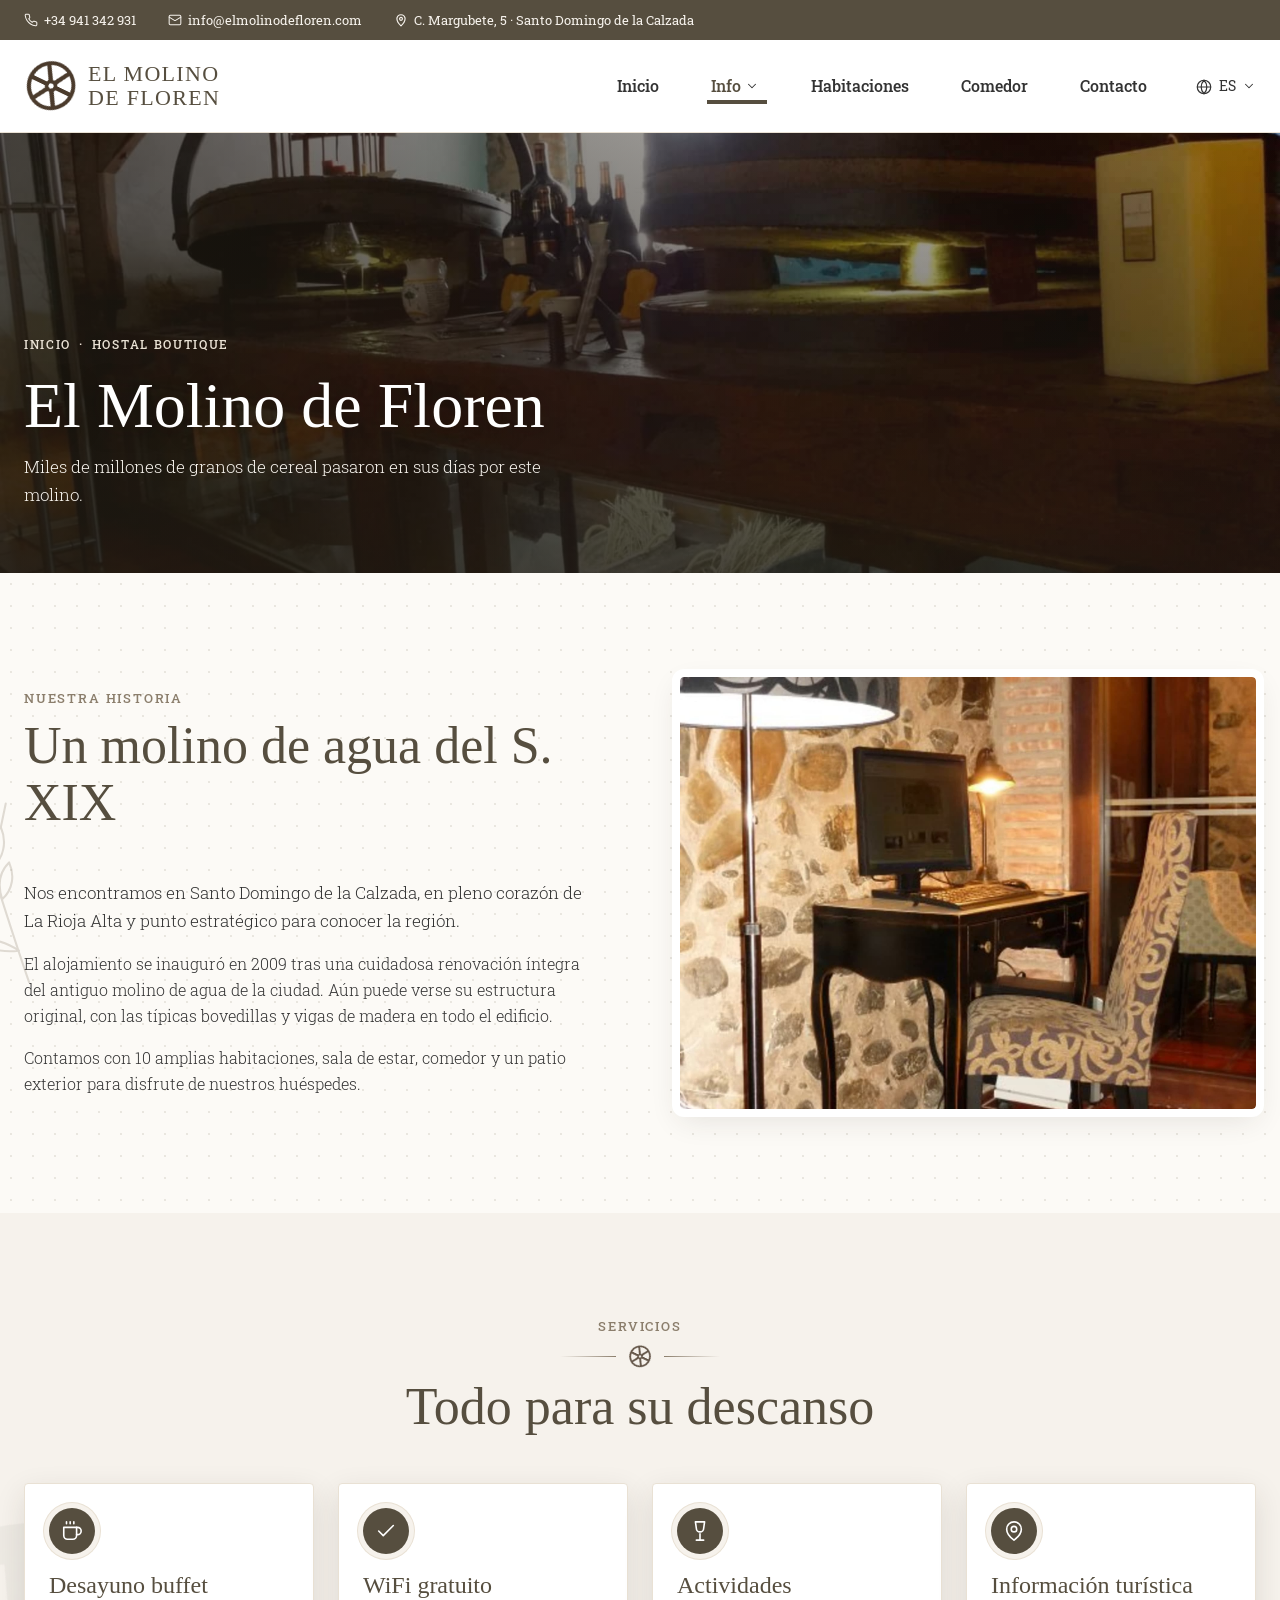
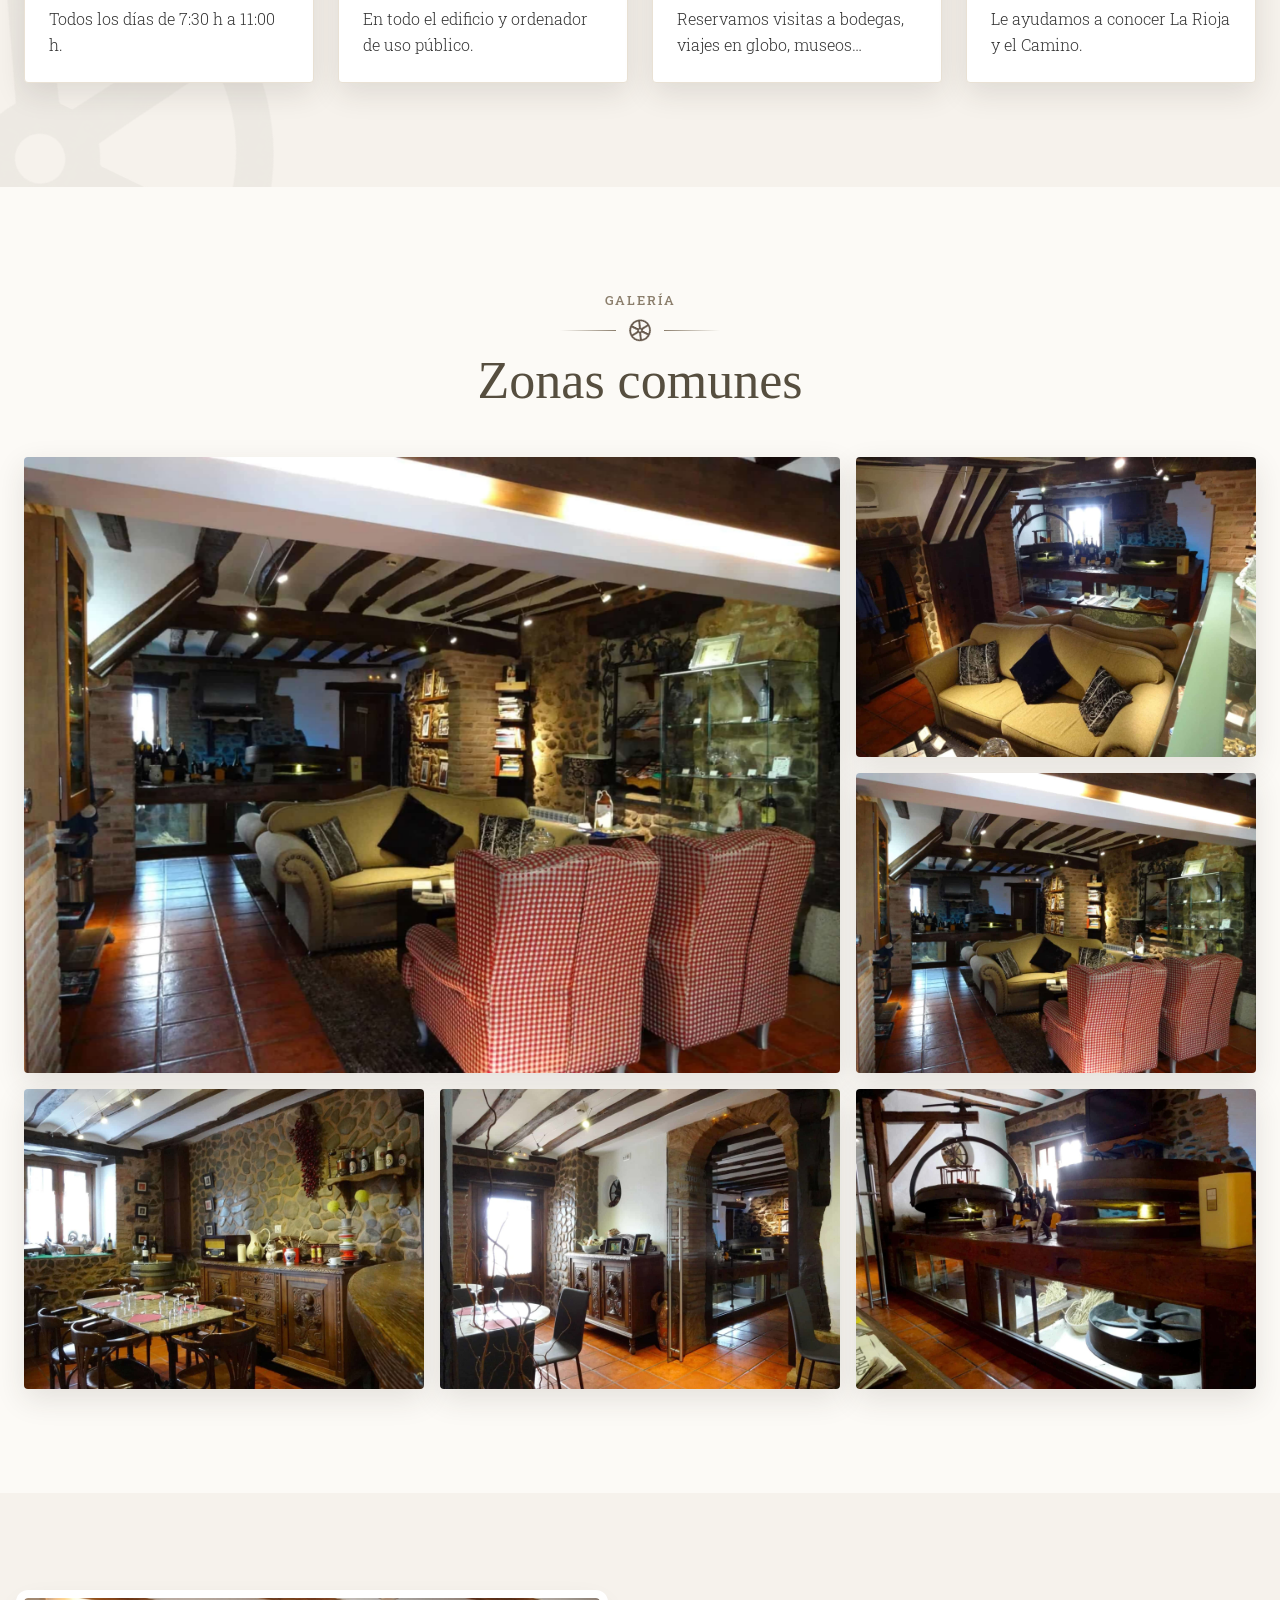
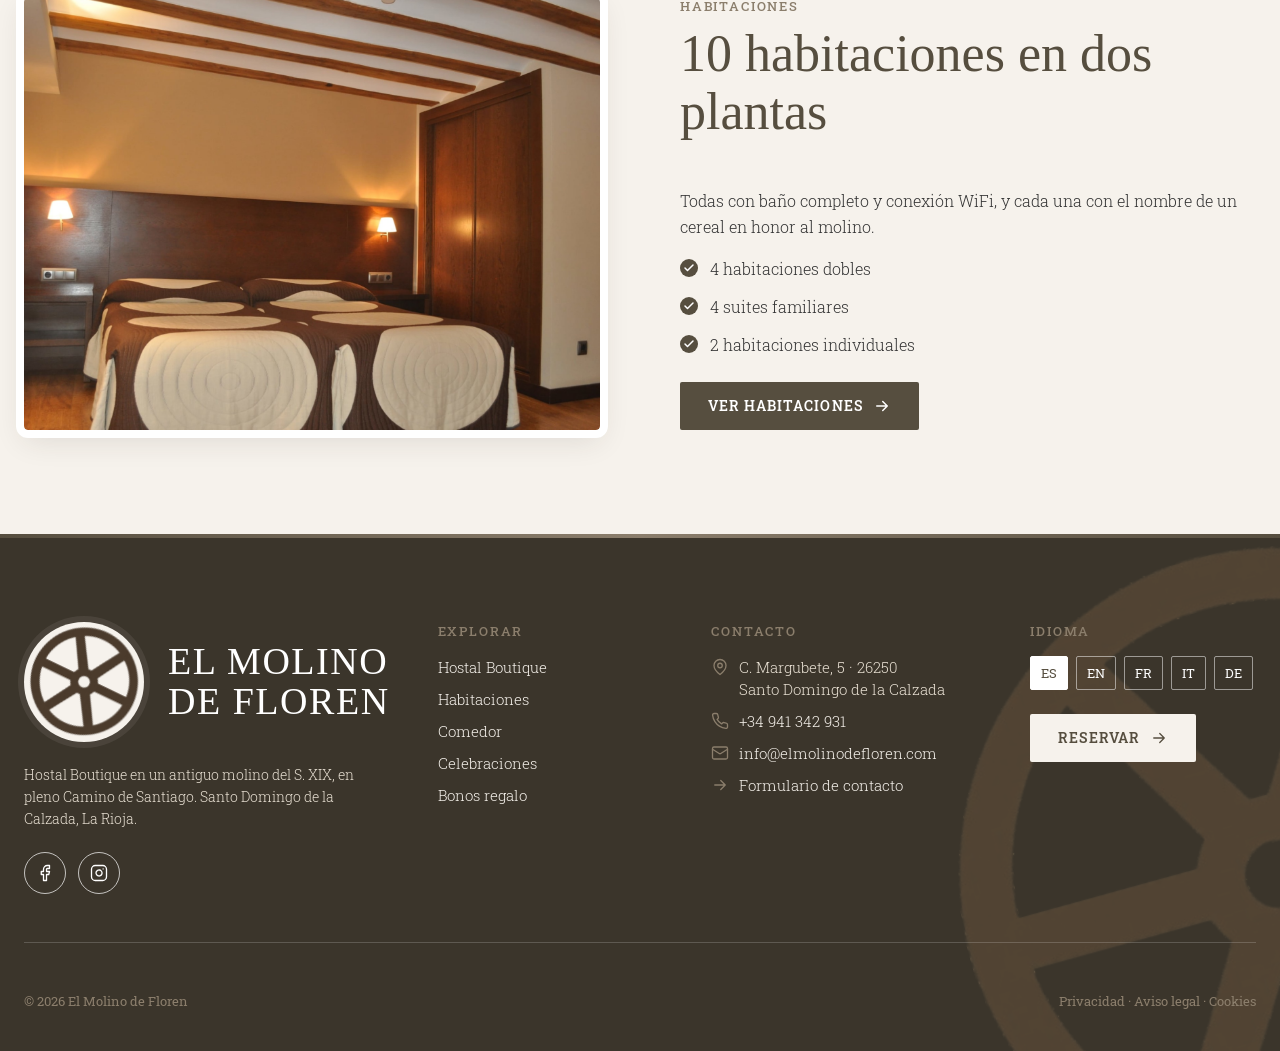
<file: hostal.html>
<!doctype html>
<html lang="es">
<head>
  <meta charset="utf-8">
  <meta name="viewport" content="width=device-width, initial-scale=1">
  <title>Hostal Boutique · El Molino de Floren</title>
  <meta name="description" content="Hostal Boutique en el antiguo molino de agua del S. XIX de Santo Domingo de la Calzada.">
  <link href="https://cdn.jsdelivr.net/npm/bootstrap@5.3.3/dist/css/bootstrap.min.css" rel="stylesheet">
  <link rel="preconnect" href="https://fonts.googleapis.com">
  <link href="https://fonts.googleapis.com/css2?family=Old+Standard+TT:ital@0;1&family=Roboto+Slab:wght@300;400;500;600&display=swap" rel="stylesheet">
  <link href="css/estilos.css?v=12" rel="stylesheet">
</head>
<body>

  <!-- Barra superior -->
  <div class="topbar">
    <div class="topbar-contacto">
      <a href="tel:+34941342931"><img src="img/iconos/telefono.svg" width="14" height="14" alt="">+34 941 342 931</a>
      <a href="mailto:info@elmolinodefloren.com"><img src="img/iconos/email.svg" width="14" height="14" alt="">info@elmolinodefloren.com</a>
      <span class="d-none d-lg-flex"><img src="img/iconos/ubicacion.svg" width="14" height="14" alt="">C. Margubete, 5 · Santo Domingo de la Calzada</span>
    </div>
  </div>

  <!-- Navbar -->
  <nav class="navbar navbar-expand-lg navbar-molino sticky-top">
    <div class="navbar-wrap">
      <a class="navbar-brand marca" href="index.html">
        <img class="rueda rueda-giro" src="img/general/Icono_de_rueda_de_molino_marrón-removebg-preview.png" width="47" height="45" alt="">
        <span class="marca-nombre">El Molino<br>de Floren</span>
      </a>

      <div class="nav-acciones order-lg-last">
        <div class="dropdown">
          <button class="idioma" type="button" data-bs-toggle="dropdown" aria-expanded="false" aria-label="Cambiar idioma">
            <picture>
              <source media="(min-width: 992px)" srcset="img/iconos/idioma.svg">
              <img class="icono-idioma" src="img/iconos/idioma-movil.svg" width="16" height="16" alt="">
            </picture>
            ES
            <img src="img/iconos/chevron.svg" width="14" height="14" alt="">
          </button>
          <ul class="dropdown-menu dropdown-menu-end desplegable">
            <li><a class="dropdown-item active" href="#">Español</a></li>
            <li><a class="dropdown-item" href="#">English</a></li>
            <li><a class="dropdown-item" href="#">Français</a></li>
            <li><a class="dropdown-item" href="#">Italiano</a></li>
            <li><a class="dropdown-item" href="#">Deutsch</a></li>
          </ul>
        </div>
        <button class="boton-menu d-lg-none" type="button" data-bs-toggle="collapse" data-bs-target="#menu" aria-controls="menu" aria-expanded="false" aria-label="Abrir menú">
          <img src="img/iconos/menu.svg" width="24" height="24" alt="">
        </button>
      </div>

      <div class="collapse navbar-collapse" id="menu">
        <ul class="navbar-nav ms-auto">
          <li class="nav-item"><a class="nav-link" href="index.html">Inicio</a></li>
          <li class="nav-item dropdown">
            <a class="nav-link dropdown-toggle active" href="#" role="button" data-bs-toggle="dropdown" aria-expanded="false">Info <img src="img/iconos/chevron.svg" width="14" height="14" alt=""></a>
            <ul class="dropdown-menu desplegable">
              <li><a class="dropdown-item active" aria-current="page" href="hostal.html">Hostal Boutique</a></li>
              <li><a class="dropdown-item" href="celebraciones.html">Celebraciones</a></li>
              <li><a class="dropdown-item" href="regala.html">Regala</a></li>
            </ul>
          </li>
          <li class="nav-item"><a class="nav-link" href="habitaciones.html">Habitaciones</a></li>
          <li class="nav-item"><a class="nav-link" href="comedor.html">Comedor</a></li>
          <li class="nav-item"><a class="nav-link" href="contacto.html">Contacto</a></li>
        </ul>
      </div>
    </div>
  </nav>

  <header class="cabecera-pagina">
    <img class="cabecera-foto" src="img/hostal/hostal-2.jpg" alt="">
    <div class="contenedor cabecera-texto">
      <ol class="migas" aria-label="Estás aquí">
        <li><a href="index.html">Inicio</a></li>
        <li aria-current="page">Hostal Boutique</li>
      </ol>
      <h1>El Molino de Floren</h1>
      <p>Miles de millones de granos de cereal pasaron en sus días por este molino.</p>
    </div>
  </header>

  <main>

  <section class="seccion seccion-puntos">
    <img class="deco deco-espiga deco-espiga-1" src="img/deco/espiga.svg" alt="" aria-hidden="true">
    <div class="contenedor dos-columnas">
      <div>
        <div class="cabecera-seccion">
        <p class="eyebrow mb-0">Nuestra historia</p>
        
        <h2 class="h2-molino mb-0">Un molino de agua del S. XIX</h2>
        
      </div>
        <p class="texto-grande">Nos encontramos en Santo Domingo de la Calzada, en pleno corazón de La Rioja Alta y punto estratégico para conocer la región.</p>
        <p>El alojamiento se inauguró en 2009 tras una cuidadosa renovación íntegra del antiguo molino de agua de la ciudad. Aún puede verse su estructura original, con las típicas bovedillas y vigas de madera en todo el edificio.</p>
        <p class="mb-0">Contamos con 10 amplias habitaciones, sala de estar, comedor y un patio exterior para disfrute de nuestros huéspedes.</p>
      </div>
      <img class="foto-marco" src="img/hostal/hostal-1.jpg" alt="Rincón de lectura del hostal">
    </div>
  </section>

  <section class="seccion seccion-crema">
    <img class="deco deco-rueda deco-rueda-2 rueda-giro" src="img/general/Icono_de_rueda_de_molino_marrón-removebg-preview.png" alt="" aria-hidden="true">
    <div class="contenedor">
      <div class="cabecera-seccion cabecera-centrada">
        <p class="eyebrow mb-0">Servicios</p>
        <div class="ornamento" aria-hidden="true"><span></span><img class="rueda-giro" src="img/general/Icono_de_rueda_de_molino_marrón-removebg-preview.png" alt=""><span></span></div>
        <h2 class="h2-molino mb-0">Todo para su descanso</h2>
        
      </div>
      <div class="row g-4">
        <div class="col-sm-6 col-lg-3"><div class="tarjeta-info"><span class="icono-redondo"><svg class="i" viewBox="0 0 24 24"><path d="M17 8h1a4 4 0 1 1 0 8h-1"/><path d="M3 8h14v9a4 4 0 0 1-4 4H7a4 4 0 0 1-4-4Z"/><path d="M6 2v2M10 2v2M14 2v2"/></svg></span><h3>Desayuno buffet</h3><p>Todos los días de 7:30 h a 11:00 h.</p></div></div>
        <div class="col-sm-6 col-lg-3"><div class="tarjeta-info"><span class="icono-redondo"><svg class="i" viewBox="0 0 24 24"><path d="M20 6 9 17l-5-5"/></svg></span><h3>WiFi gratuito</h3><p>En todo el edificio y ordenador de uso público.</p></div></div>
        <div class="col-sm-6 col-lg-3"><div class="tarjeta-info"><span class="icono-redondo"><svg class="i" viewBox="0 0 24 24"><path d="M8 22h8M12 15v7M7 2h10l-1 7a4 4 0 0 1-8 0Z"/></svg></span><h3>Actividades</h3><p>Reservamos visitas a bodegas, viajes en globo, museos…</p></div></div>
        <div class="col-sm-6 col-lg-3"><div class="tarjeta-info"><span class="icono-redondo"><svg class="i" viewBox="0 0 24 24"><path d="M20 10c0 6-8 12-8 12s-8-6-8-12a8 8 0 0 1 16 0Z"/><circle cx="12" cy="10" r="3"/></svg></span><h3>Información turística</h3><p>Le ayudamos a conocer La Rioja y el Camino.</p></div></div>
      </div>
    </div>
  </section>

  <section class="seccion">
    <div class="contenedor">
      <div class="cabecera-seccion cabecera-centrada">
        <p class="eyebrow mb-0">Galería</p>
        <div class="ornamento" aria-hidden="true"><span></span><img class="rueda-giro" src="img/general/Icono_de_rueda_de_molino_marrón-removebg-preview.png" alt=""><span></span></div>
        <h2 class="h2-molino mb-0">Zonas comunes</h2>
        
      </div>
      <div class="galeria">
        <figure class="grande"><img src="img/inicio/inicio-1.jpg" alt="Sala de estar"></figure>
        <figure><img src="img/hostal/hostal-3.jpg" alt="Detalle del hostal"></figure>
        <figure><img src="img/hostal/hostal-4.jpg" alt="Detalle del hostal"></figure>
        <figure><img src="img/hostal/hostal-5.jpg" alt="Detalle del hostal"></figure>
        <figure><img src="img/hostal/hostal-6.jpg" alt="Detalle del hostal"></figure>
        <figure><img src="img/hostal/hostal-2.jpg" alt="Antigua maquinaria del molino"></figure>
      </div>
    </div>
  </section>

  <section class="seccion seccion-crema">
    <div class="contenedor dos-columnas invertida">
      <div>
        <div class="cabecera-seccion">
        <p class="eyebrow mb-0">Habitaciones</p>
        
        <h2 class="h2-molino mb-0">10 habitaciones en dos plantas</h2>
        
      </div>
        <p>Todas con baño completo y conexión WiFi, y cada una con el nombre de un cereal en honor al molino.</p>
        <ul class="lista-check mb-4">
          <li>4 habitaciones dobles</li>
          <li>4 suites familiares</li>
          <li>2 habitaciones individuales</li>
        </ul>
        <a class="btn btn-molino" href="habitaciones.html">Ver habitaciones <img src="img/iconos/flecha-blanca.svg" width="18" height="18" alt=""></a>
      </div>
      <img class="foto-marco" src="img/habitaciones/cabecera.jpg" alt="Habitación del hostal">
    </div>
  </section>
  </main>

  <!-- Footer -->
  <footer class="footer">
    <div class="contenedor footer-contenido">
      <div class="footer-columnas">
        <div class="footer-marca">
          <span class="footer-logo"><img class="rueda-giro" src="img/general/Icono_de_rueda_de_molino_marrón-removebg-preview.png" alt=""></span>
          <p class="footer-nombre mb-0">El Molino<br>de Floren</p>
          <p class="footer-desc mb-0">Hostal Boutique en un antiguo molino del S. XIX, en pleno Camino de Santiago. Santo Domingo de la Calzada, La Rioja.</p>
          <div class="redes footer-redes">
            <a href="https://www.facebook.com/198077190355329" aria-label="Facebook"><img src="img/iconos/facebook.svg" width="18" height="18" alt=""></a>
            <a href="#" aria-label="Instagram"><img src="img/iconos/instagram.svg" width="18" height="18" alt=""></a>
          </div>
        </div>

        <nav class="footer-col" aria-label="Enlaces del pie">
          <p class="eyebrow">Explorar</p>
          <ul class="footer-lista">
            <li><a href="hostal.html">Hostal Boutique</a></li>
            <li><a href="habitaciones.html">Habitaciones</a></li>
            <li><a href="comedor.html">Comedor</a></li>
            <li><a href="celebraciones.html">Celebraciones</a></li>
            <li><a href="regala.html">Bonos regalo</a></li>
          </ul>
        </nav>

        <div class="footer-col">
          <p class="eyebrow">Contacto</p>
          <ul class="footer-lista footer-contacto">
            <li><svg class="i" viewBox="0 0 24 24"><path d="M20 10c0 6-8 12-8 12s-8-6-8-12a8 8 0 0 1 16 0Z"/><circle cx="12" cy="10" r="3"/></svg><span>C. Margubete, 5 · 26250<br>Santo Domingo de la Calzada</span></li>
            <li><svg class="i" viewBox="0 0 24 24"><path d="M22 16.92v3a2 2 0 0 1-2.18 2 19.79 19.79 0 0 1-8.63-3.07 19.5 19.5 0 0 1-6-6 19.79 19.79 0 0 1-3.07-8.67A2 2 0 0 1 4.11 2h3a2 2 0 0 1 2 1.72 12.84 12.84 0 0 0 .7 2.81 2 2 0 0 1-.45 2.11L8.09 9.91a16 16 0 0 0 6 6l1.27-1.27a2 2 0 0 1 2.11-.45 12.84 12.84 0 0 0 2.81.7A2 2 0 0 1 22 16.92z"/></svg><a href="tel:+34941342931">+34 941 342 931</a></li>
            <li><svg class="i" viewBox="0 0 24 24"><rect x="2" y="4" width="20" height="16" rx="2"/><path d="m22 7-8.97 5.7a1.94 1.94 0 0 1-2.06 0L2 7"/></svg><a href="mailto:info@elmolinodefloren.com">info@elmolinodefloren.com</a></li>
            <li><svg class="i" viewBox="0 0 24 24"><path d="M5 12h14M13 6l6 6-6 6"/></svg><a href="contacto.html">Formulario de contacto</a></li>
          </ul>
        </div>

        <div class="footer-col">
          <p class="eyebrow">Idioma</p>
          <div class="idiomas">
            <a href="#" class="active" aria-current="true">ES</a><a href="#">EN</a><a href="#">FR</a><a href="#">IT</a><a href="#">DE</a>
          </div>
          <a class="btn btn-claro mt-4" href="reserva.html">Reservar <svg class="i" viewBox="0 0 24 24"><path d="M5 12h14M13 6l6 6-6 6"/></svg></a>
        </div>
      </div>

      <span class="footer-sep"></span>
      <div class="footer-legal">
        <p class="mb-0">© 2026 El Molino de Floren</p>
        <p class="mb-0"><a href="#">Privacidad</a> · <a href="#">Aviso legal</a> · <a href="#">Cookies</a></p>
      </div>
    </div>
    <img class="footer-rueda rueda-giro" data-giro="-0.6" src="img/general/Icono_de_rueda_de_molino_marrón-removebg-preview.png" alt="" aria-hidden="true">
  </footer>

  <script src="https://cdn.jsdelivr.net/npm/bootstrap@5.3.3/dist/js/bootstrap.bundle.min.js"></script>
  <script src="js/main.js?v=11"></script>
</body>
</html>
</file>
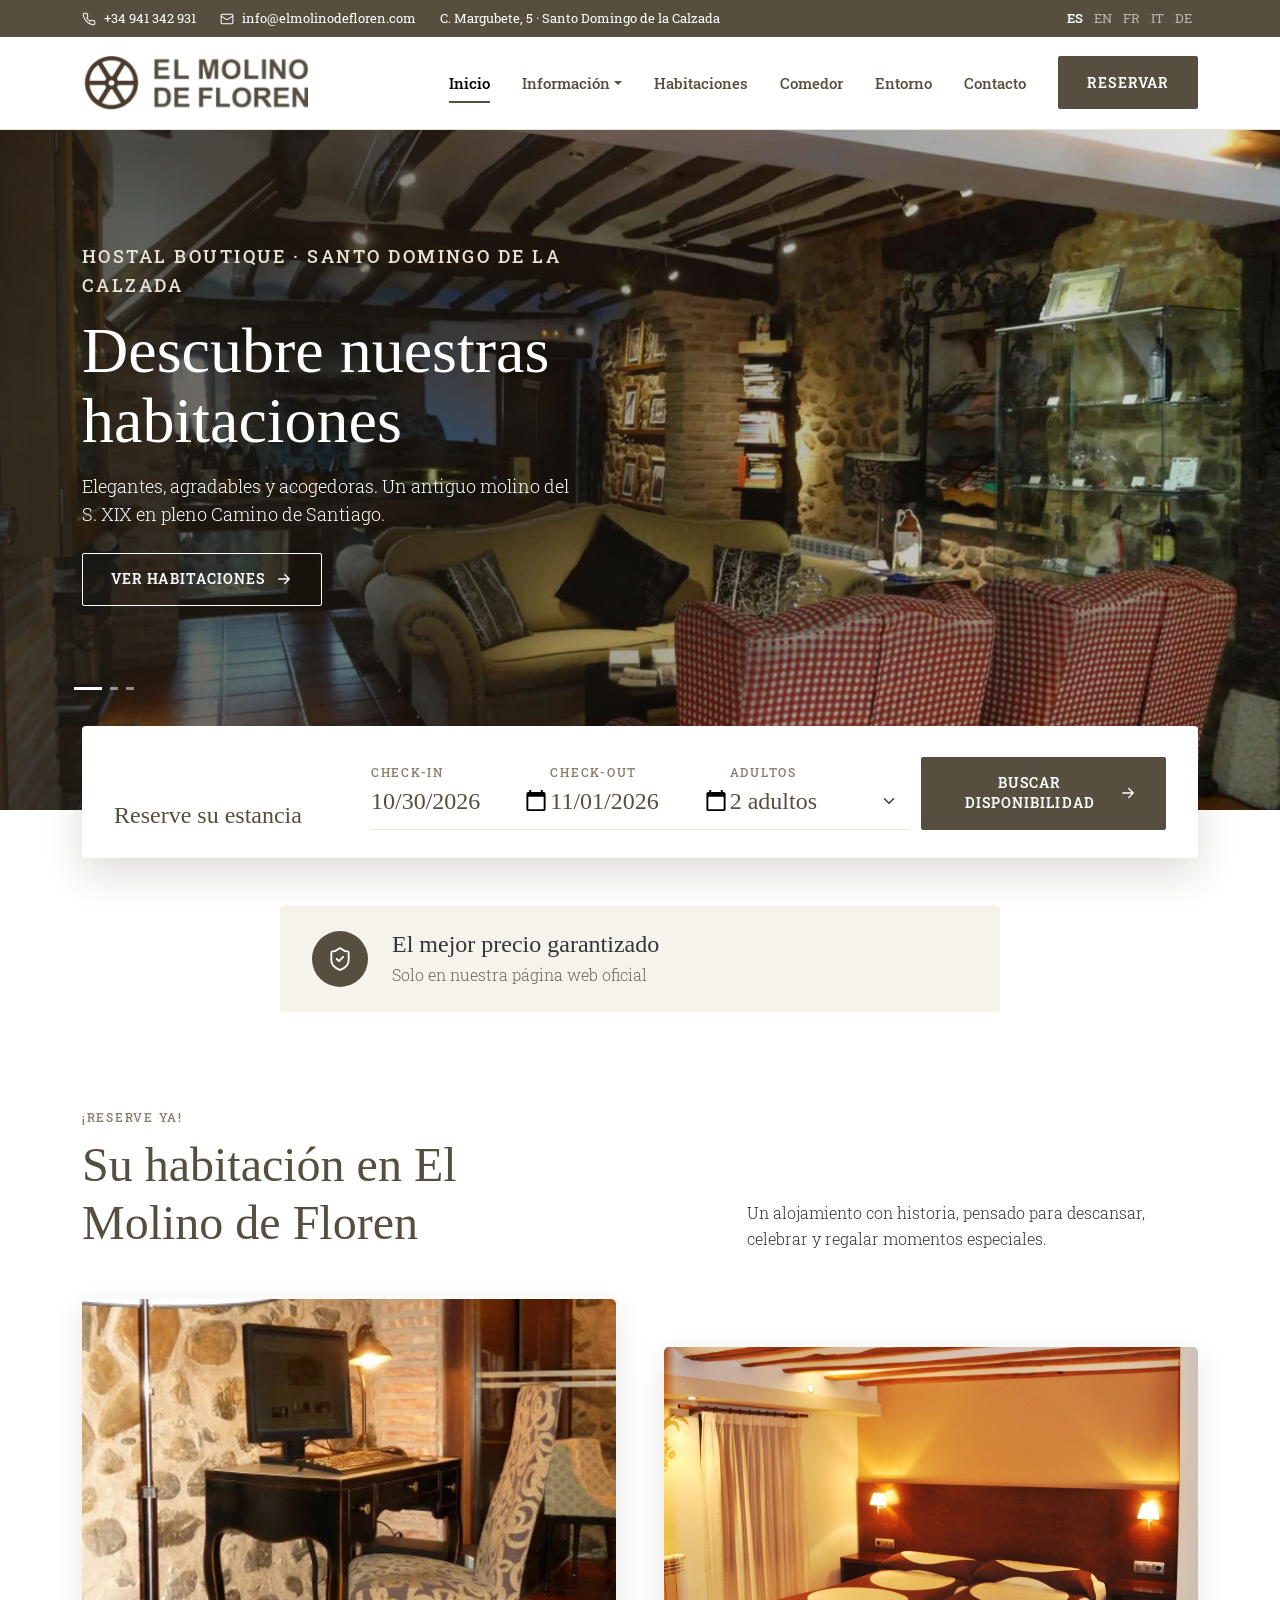
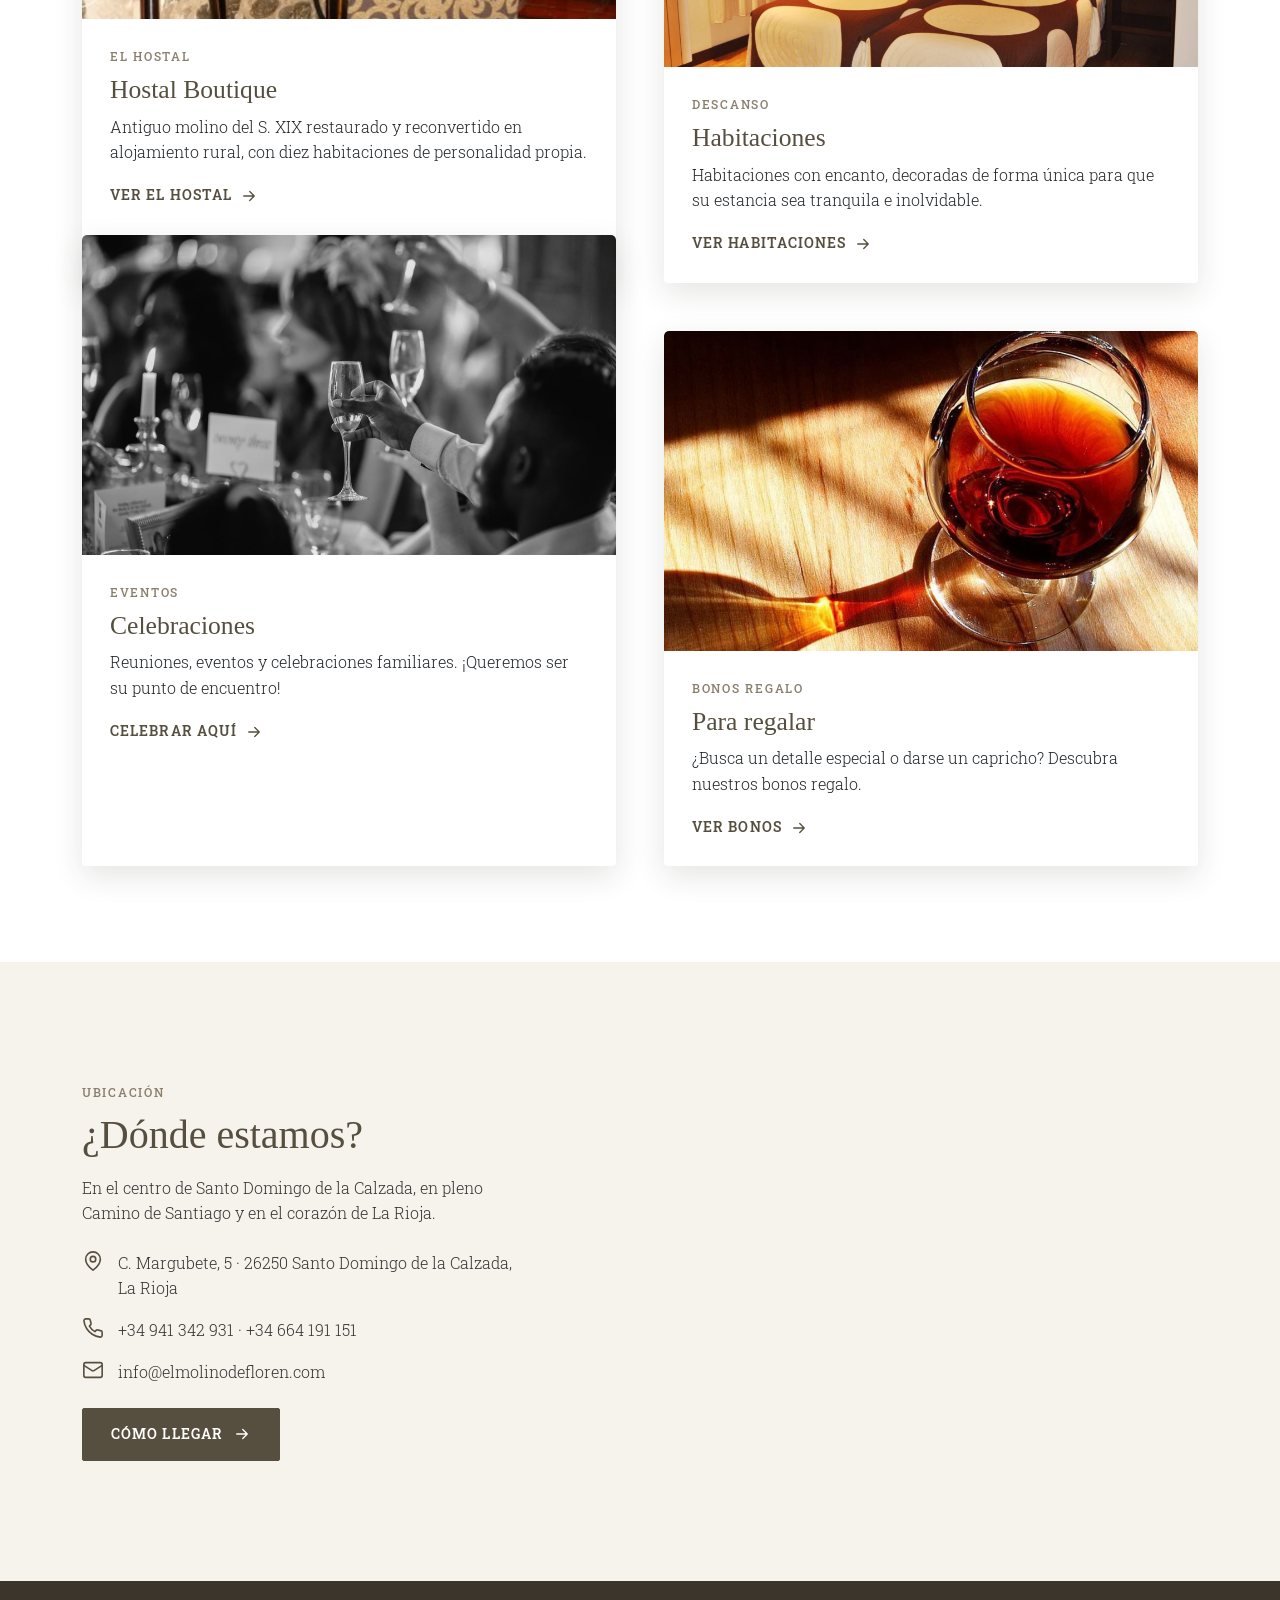
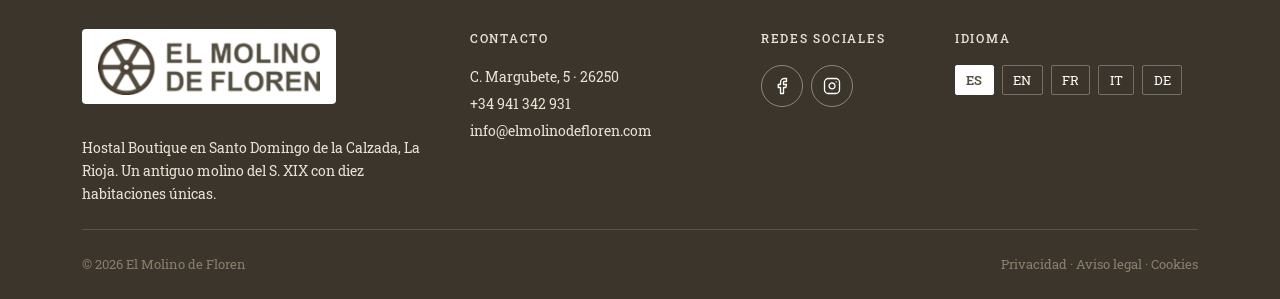
<file: maqueta-landing.html>
<!doctype html>
<html lang="es">
<head>
  <meta charset="utf-8">
  <meta name="viewport" content="width=device-width, initial-scale=1">
  <title>El Molino de Floren · Maqueta escritorio</title>
  <link href="https://cdn.jsdelivr.net/npm/bootstrap@5.3.3/dist/css/bootstrap.min.css" rel="stylesheet">
  <link rel="preconnect" href="https://fonts.googleapis.com">
  <link href="https://fonts.googleapis.com/css2?family=Old+Standard+TT:ital@0;1&family=Roboto+Slab:wght@300;400;500;600&display=swap" rel="stylesheet">
  <style>
    /* Mismos tokens que las variables de Figma (Molino / Colores) */
    :root{
      --primary:#564E3F; --secondary:#8B7E6C; --dark:#3B352B;
      --cream:#F6F2EC; --sand:#E9E1D4; --white:#FFFFFF; --text:#333333; --muted:#6B6459;
      --f-display:"Old Standard TT", Georgia, serif;
      --f-body:"Roboto Slab", Georgia, serif;
    }
    body{ font-family:var(--f-body); font-weight:300; color:var(--text); background:var(--white); font-size:16px; line-height:1.6; }
    h1,h2,h3,.display{ font-family:var(--f-display); font-weight:400; color:var(--primary); text-wrap:balance; }
    .eyebrow{ font-family:var(--f-body); font-weight:500; font-size:.78rem; letter-spacing:.14em; text-transform:uppercase; color:var(--secondary); }
    .marca{ font-family:var(--f-display); text-transform:uppercase; letter-spacing:.06em; color:var(--primary); line-height:1.1; }

    /* Botones (componente Botón) */
    .btn-molino,.btn-claro,.btn-contorno{ font-family:var(--f-body); font-weight:600; font-size:.85rem; letter-spacing:.08em; text-transform:uppercase; border-radius:2px; padding:.95rem 1.75rem; display:inline-flex; align-items:center; gap:.6rem; }
    .btn-molino{ background:var(--primary); color:var(--white); border:1.5px solid var(--primary); }
    .btn-molino:hover{ background:var(--dark); color:var(--white); }
    .btn-contorno{ background:transparent; color:var(--white); border:1.5px solid var(--white); }
    .btn-contorno:hover{ background:var(--white); color:var(--primary); }

    /* Topbar + navbar */
    .topbar{ background:var(--primary); color:var(--white); font-size:.82rem; font-weight:400; }
    .topbar a{ color:var(--white); text-decoration:none; }
    .topbar .lang a{ opacity:.6; padding:0 .35rem; } .topbar .lang a.active{ opacity:1; font-weight:600; }
    .navbar-molino{ background:var(--white); border-bottom:1px solid var(--sand); }
    .navbar-molino .nav-link{ font-weight:500; font-size:.95rem; color:var(--primary); padding:1.6rem 1rem !important; position:relative; }
    .navbar-molino .nav-link.active::after{ content:""; position:absolute; left:1rem; right:1rem; bottom:1.1rem; height:2px; background:var(--primary); }
    .navbar-molino .dropdown-menu{ border-radius:2px; border-color:var(--sand); font-size:.9rem; }
    .navbar-brand{ display:flex; align-items:center; gap:.6rem; }
    .navbar-brand .rueda{ height:56px; width:auto; will-change:transform; }
    /* Solo la parte de texto de logo.png (la rueda va aparte para poder girarla) */
    .navbar-brand .logo-texto{ display:block; height:56px; aspect-ratio:1360/484; background:url("img/general/logo.png") right center / auto 100% no-repeat; }

    /* Hero carrusel */
    .hero .carousel-item{ height:680px; }
    .hero .carousel-item img{ width:100%; height:100%; object-fit:cover; }
    .hero .carousel-item::after{ content:""; position:absolute; inset:0; background:linear-gradient(90deg, rgba(31,26,18,.78) 0%, rgba(31,26,18,.35) 55%, rgba(31,26,18,.1) 100%); }
    .hero-text{ position:absolute; inset:0; z-index:2; display:flex; align-items:center; padding-bottom:90px; }
    .hero-text h1{ color:var(--white); font-size:4rem; line-height:1.1; max-width:620px; }
    .hero-text p{ color:var(--white); max-width:500px; font-size:1.1rem; }
    .hero-text .eyebrow{ color:var(--sand); }
    .hero .carousel-indicators{ justify-content:flex-start; margin-left:0; margin-bottom:120px; z-index:3; }
    .hero .carousel-indicators [data-bs-target]{ width:8px; height:3px; border:0; margin:0 4px; opacity:.5; }
    .hero .carousel-indicators .active{ width:28px; opacity:1; }

    /* Buscador superpuesto */
    .buscador{ margin-top:-84px; position:relative; z-index:5; }
    .buscador-card{ background:var(--white); border-radius:4px; box-shadow:0 16px 40px rgba(51,43,31,.16); padding:1.75rem 2rem; }
    .campo{ border-bottom:1px solid var(--sand); padding:.6rem 0; }
    .campo label{ display:block; }
    .campo .form-control,.campo .form-select{ border:0; padding:0; font-family:var(--f-display); font-size:1.5rem; color:var(--primary); background-color:transparent; box-shadow:none; }
    .buscador .titulo{ font-family:var(--f-display); font-size:1.5rem; color:var(--primary); line-height:1.2; }

    /* Mejor precio */
    .mejor-precio{ background:var(--cream); border-radius:4px; padding:1.5rem 2rem; }
    .sello{ width:56px; height:56px; border-radius:50%; background:var(--primary); display:grid; place-items:center; flex:none; }

    /* Reserve ya */
    .seccion{ padding-block:6rem; }
    .card-seccion{ border:0; border-radius:4px; overflow:hidden; box-shadow:0 10px 30px rgba(51,43,31,.12); height:100%; }
    .card-seccion img{ height:320px; object-fit:cover; }
    .card-seccion .card-body{ padding:1.75rem; }
    .card-seccion h3{ font-size:1.6rem; }
    .enlace{ font-weight:600; font-size:.85rem; letter-spacing:.08em; text-transform:uppercase; color:var(--primary); text-decoration:none; display:inline-flex; gap:.5rem; align-items:center; }
    @media (min-width:992px){ .escalonado > .col-lg-6:nth-child(even){ margin-top:6rem; } .escalonado > .col-lg-6:nth-child(n+3){ margin-top:-3rem; } .escalonado > .col-lg-6:nth-child(4){ margin-top:3rem; } }

    /* Dónde estamos */
    .donde{ background:var(--cream); }
    .dato{ display:flex; gap:.9rem; align-items:flex-start; }
    .mapa{ border:0; width:100%; height:420px; border-radius:4px; filter:sepia(.25) saturate(.8); }

    /* Footer */
    .footer{ background:var(--dark); color:var(--sand); font-size:.9rem; font-weight:400; }
    .footer .eyebrow{ color:var(--sand); }
    .footer a{ color:var(--white); text-decoration:none; }
    .footer .logo-placa{ background:var(--white); border-radius:4px; padding:.6rem 1rem; display:inline-block; }
    .footer .logo-placa img{ height:56px; }
    .redes a{ width:42px; height:42px; border:1px solid rgba(255,255,255,.4); border-radius:50%; display:inline-grid; place-items:center; }
    .idiomas a{ border:1px solid rgba(255,255,255,.3); border-radius:2px; padding:.25rem .65rem; font-size:.8rem; }
    .idiomas a.active{ background:var(--white); color:var(--primary); border-color:var(--white); font-weight:600; }
    .footer hr{ border-color:rgba(255,255,255,.15); opacity:1; }
    .legal{ color:var(--secondary); font-size:.82rem; }
    svg.i{ width:18px; height:18px; fill:none; stroke:currentColor; stroke-width:1.75; stroke-linecap:round; stroke-linejoin:round; flex:none; }
  </style>
</head>
<body>

  <!-- Topbar -->
  <div class="topbar py-2">
    <div class="container d-flex justify-content-between align-items-center">
      <div class="d-flex gap-4 align-items-center">
        <span class="d-flex gap-2 align-items-center"><svg class="i" viewBox="0 0 24 24" style="width:14px;height:14px"><path d="M22 16.92v3a2 2 0 0 1-2.18 2 19.79 19.79 0 0 1-8.63-3.07 19.5 19.5 0 0 1-6-6 19.79 19.79 0 0 1-3.07-8.67A2 2 0 0 1 4.11 2h3a2 2 0 0 1 2 1.72 12.84 12.84 0 0 0 .7 2.81 2 2 0 0 1-.45 2.11L8.09 9.91a16 16 0 0 0 6 6l1.27-1.27a2 2 0 0 1 2.11-.45 12.84 12.84 0 0 0 2.81.7A2 2 0 0 1 22 16.92z"/></svg>+34 941 342 931</span>
        <span class="d-none d-md-flex gap-2 align-items-center"><svg class="i" viewBox="0 0 24 24" style="width:14px;height:14px"><rect x="2" y="4" width="20" height="16" rx="2"/><path d="m22 7-8.97 5.7a1.94 1.94 0 0 1-2.06 0L2 7"/></svg>info@elmolinodefloren.com</span>
        <span class="d-none d-lg-inline">C. Margubete, 5 · Santo Domingo de la Calzada</span>
      </div>
      <div class="lang"><a href="#" class="active">ES</a><a href="#">EN</a><a href="#">FR</a><a href="#">IT</a><a href="#">DE</a></div>
    </div>
  </div>

  <!-- Navbar -->
  <nav class="navbar navbar-expand-lg navbar-molino sticky-top">
    <div class="container">
      <a class="navbar-brand" href="index.html" aria-label="El Molino de Floren"><img class="rueda" src="img/general/Icono_de_rueda_de_molino_marrón-removebg-preview.png" alt=""><span class="logo-texto"></span></a>
      <button class="navbar-toggler" type="button" data-bs-toggle="collapse" data-bs-target="#menu" aria-controls="menu" aria-expanded="false" aria-label="Abrir menú"><span class="navbar-toggler-icon"></span></button>
      <div class="collapse navbar-collapse" id="menu">
        <ul class="navbar-nav ms-auto align-items-lg-center">
          <li class="nav-item"><a class="nav-link active" href="#">Inicio</a></li>
          <li class="nav-item dropdown">
            <a class="nav-link dropdown-toggle" href="#" role="button" data-bs-toggle="dropdown" aria-expanded="false">Información</a>
            <ul class="dropdown-menu">
              <li><a class="dropdown-item" href="#">Hostal Boutique</a></li>
              <li><a class="dropdown-item" href="#">Celebraciones</a></li>
              <li><a class="dropdown-item" href="#">Para regalar</a></li>
            </ul>
          </li>
          <li class="nav-item"><a class="nav-link" href="#">Habitaciones</a></li>
          <li class="nav-item"><a class="nav-link" href="#">Comedor</a></li>
          <li class="nav-item"><a class="nav-link" href="#">Entorno</a></li>
          <li class="nav-item"><a class="nav-link" href="#contacto">Contacto</a></li>
          <li class="nav-item ms-lg-3"><a class="btn btn-molino" href="#buscador">Reservar</a></li>
        </ul>
      </div>
    </div>
  </nav>

  <!-- Hero carrusel -->
  <header class="hero">
    <div id="heroCarousel" class="carousel slide carousel-fade" data-bs-ride="carousel">
      <div class="carousel-inner">
        <div class="carousel-item active"><img src="img/inicio/inicio-1.jpg" alt="Interior del hostal El Molino de Floren"></div>
        <div class="carousel-item"><img src="img/inicio/inicio-2.jpg" alt="Habitación del hostal"></div>
        <div class="carousel-item"><img src="img/hostal/hostal-2.jpg" alt="Detalle del antiguo molino"></div>
      </div>
      <div class="hero-text">
        <div class="container">
          <p class="eyebrow mb-3">Hostal Boutique · Santo Domingo de la Calzada</p>
          <h1 class="mb-3">Descubre nuestras habitaciones</h1>
          <p class="mb-4">Elegantes, agradables y acogedoras. Un antiguo molino del S. XIX en pleno Camino de Santiago.</p>
          <a href="#" class="btn btn-contorno">Ver habitaciones <svg class="i" viewBox="0 0 24 24"><path d="M5 12h14M13 6l6 6-6 6"/></svg></a>
        </div>
      </div>
      <div class="container position-relative">
        <div class="carousel-indicators">
          <button type="button" data-bs-target="#heroCarousel" data-bs-slide-to="0" class="active" aria-current="true" aria-label="Imagen 1"></button>
          <button type="button" data-bs-target="#heroCarousel" data-bs-slide-to="1" aria-label="Imagen 2"></button>
          <button type="button" data-bs-target="#heroCarousel" data-bs-slide-to="2" aria-label="Imagen 3"></button>
        </div>
      </div>
    </div>
  </header>

  <!-- Buscador de reservas -->
  <section class="buscador" id="buscador">
    <div class="container">
      <form class="buscador-card" action="available-rooms.html">
        <div class="row g-4 align-items-end">
          <div class="col-lg-3"><p class="titulo mb-0">Reserve su estancia</p></div>
          <div class="col-md-4 col-lg-2 campo"><label class="eyebrow" for="checkin">Check-in</label><input class="form-control" type="date" id="checkin" value="2026-10-30"></div>
          <div class="col-md-4 col-lg-2 campo"><label class="eyebrow" for="checkout">Check-out</label><input class="form-control" type="date" id="checkout" value="2026-11-01"></div>
          <div class="col-md-4 col-lg-2 campo"><label class="eyebrow" for="adultos">Adultos</label>
            <select class="form-select" id="adultos"><option>1 adulto</option><option selected>2 adultos</option><option>3 adultos</option><option>4 adultos</option></select></div>
          <div class="col-lg-3"><button class="btn btn-molino w-100 justify-content-center" type="submit">Buscar disponibilidad <svg class="i" viewBox="0 0 24 24"><path d="M5 12h14M13 6l6 6-6 6"/></svg></button></div>
        </div>
      </form>
    </div>
  </section>

  <!-- Mejor precio -->
  <section class="pt-5">
    <div class="container">
      <div class="mejor-precio d-flex align-items-center gap-4 mx-auto" style="max-width:720px">
        <div class="sello"><svg class="i" viewBox="0 0 24 24" style="color:#fff;width:26px;height:26px"><path d="M20 13c0 5-3.5 7.5-7.66 8.95a1 1 0 0 1-.67-.01C7.5 20.5 4 18 4 13V6a1 1 0 0 1 1-1c2 0 4.5-1.2 6.24-2.72a1.17 1.17 0 0 1 1.52 0C14.51 3.81 17 5 19 5a1 1 0 0 1 1 1z"/><path d="m9 12 2 2 4-4"/></svg></div>
        <div><h3 class="h4 mb-1">El mejor precio garantizado</h3><p class="mb-0" style="color:var(--muted)">Solo en nuestra página web oficial</p></div>
      </div>
    </div>
  </section>

  <!-- ¡Reserve ya! -->
  <section class="seccion">
    <div class="container">
      <div class="row mb-5 align-items-end">
        <div class="col-lg-6"><p class="eyebrow mb-2">¡Reserve ya!</p><h2 class="display-5 mb-0">Su habitación en El Molino de Floren</h2></div>
        <div class="col-lg-5 offset-lg-1"><p class="mb-0">Un alojamiento con historia, pensado para descansar, celebrar y regalar momentos especiales.</p></div>
      </div>
      <div class="row g-4 g-lg-5 escalonado">
        <div class="col-md-6 col-lg-6"><article class="card card-seccion"><img src="img/hostal/hostal-1.jpg" class="card-img-top" alt="Fachada del Hostal Boutique"><div class="card-body"><p class="eyebrow mb-2">El hostal</p><h3>Hostal Boutique</h3><p>Antiguo molino del S. XIX restaurado y reconvertido en alojamiento rural, con diez habitaciones de personalidad propia.</p><a class="enlace" href="#">Ver el hostal <svg class="i" viewBox="0 0 24 24"><path d="M5 12h14M13 6l6 6-6 6"/></svg></a></div></article></div>
        <div class="col-md-6 col-lg-6"><article class="card card-seccion"><img src="img/habitaciones/11-avena-1.jpg" class="card-img-top" alt="Habitación 11 Avena"><div class="card-body"><p class="eyebrow mb-2">Descanso</p><h3>Habitaciones</h3><p>Habitaciones con encanto, decoradas de forma única para que su estancia sea tranquila e inolvidable.</p><a class="enlace" href="#">Ver habitaciones <svg class="i" viewBox="0 0 24 24"><path d="M5 12h14M13 6l6 6-6 6"/></svg></a></div></article></div>
        <div class="col-md-6 col-lg-6"><article class="card card-seccion"><img src="img/celebraciones/celebraciones-1.jpg" class="card-img-top" alt="Celebración en el hostal"><div class="card-body"><p class="eyebrow mb-2">Eventos</p><h3>Celebraciones</h3><p>Reuniones, eventos y celebraciones familiares. ¡Queremos ser su punto de encuentro!</p><a class="enlace" href="#">Celebrar aquí <svg class="i" viewBox="0 0 24 24"><path d="M5 12h14M13 6l6 6-6 6"/></svg></a></div></article></div>
        <div class="col-md-6 col-lg-6"><article class="card card-seccion"><img src="img/inicio/regala.jpg" class="card-img-top" alt="Bono regalo"><div class="card-body"><p class="eyebrow mb-2">Bonos regalo</p><h3>Para regalar</h3><p>¿Busca un detalle especial o darse un capricho? Descubra nuestros bonos regalo.</p><a class="enlace" href="#">Ver bonos <svg class="i" viewBox="0 0 24 24"><path d="M5 12h14M13 6l6 6-6 6"/></svg></a></div></article></div>
      </div>
    </div>
  </section>

  <!-- ¿Dónde estamos? -->
  <section class="seccion donde" id="contacto">
    <div class="container">
      <div class="row g-5 align-items-center">
        <div class="col-lg-5">
          <p class="eyebrow mb-2">Ubicación</p>
          <h2 class="display-6 mb-3">¿Dónde estamos?</h2>
          <p class="mb-4">En el centro de Santo Domingo de la Calzada, en pleno Camino de Santiago y en el corazón de La Rioja.</p>
          <div class="d-grid gap-3 mb-4">
            <div class="dato"><svg class="i" viewBox="0 0 24 24" style="color:var(--primary);width:22px;height:22px"><path d="M20 10c0 6-8 12-8 12s-8-6-8-12a8 8 0 0 1 16 0Z"/><circle cx="12" cy="10" r="3"/></svg><span>C. Margubete, 5 · 26250 Santo Domingo de la Calzada, La Rioja</span></div>
            <div class="dato"><svg class="i" viewBox="0 0 24 24" style="color:var(--primary);width:22px;height:22px"><path d="M22 16.92v3a2 2 0 0 1-2.18 2 19.79 19.79 0 0 1-8.63-3.07 19.5 19.5 0 0 1-6-6 19.79 19.79 0 0 1-3.07-8.67A2 2 0 0 1 4.11 2h3a2 2 0 0 1 2 1.72 12.84 12.84 0 0 0 .7 2.81 2 2 0 0 1-.45 2.11L8.09 9.91a16 16 0 0 0 6 6l1.27-1.27a2 2 0 0 1 2.11-.45 12.84 12.84 0 0 0 2.81.7A2 2 0 0 1 22 16.92z"/></svg><span>+34 941 342 931 · +34 664 191 151</span></div>
            <div class="dato"><svg class="i" viewBox="0 0 24 24" style="color:var(--primary);width:22px;height:22px"><rect x="2" y="4" width="20" height="16" rx="2"/><path d="m22 7-8.97 5.7a1.94 1.94 0 0 1-2.06 0L2 7"/></svg><span>info@elmolinodefloren.com</span></div>
          </div>
          <a class="btn btn-molino" href="https://www.google.com/maps/search/?api=1&query=C.+Margubete+5+Santo+Domingo+de+la+Calzada" target="_blank" rel="noopener">Cómo llegar <svg class="i" viewBox="0 0 24 24"><path d="M5 12h14M13 6l6 6-6 6"/></svg></a>
        </div>
        <div class="col-lg-7">
          <iframe class="mapa" title="Mapa de El Molino de Floren" loading="lazy" src="https://maps.google.com/maps?q=C.%20Margubete%205%2C%20Santo%20Domingo%20de%20la%20Calzada&z=16&output=embed"></iframe>
        </div>
      </div>
    </div>
  </section>

  <!-- Footer -->
  <footer class="footer pt-5 pb-4">
    <div class="container">
      <div class="row g-5">
        <div class="col-lg-4">
          <span class="logo-placa mb-3"><img src="img/general/logo.png" alt="El Molino de Floren"></span>
          <p class="mt-3 mb-0">Hostal Boutique en Santo Domingo de la Calzada, La Rioja. Un antiguo molino del S. XIX con diez habitaciones únicas.</p>
        </div>
        <div class="col-sm-6 col-lg-3">
          <p class="eyebrow mb-3">Contacto</p>
          <p class="mb-1">C. Margubete, 5 · 26250</p><p class="mb-1">+34 941 342 931</p><p class="mb-0">info@elmolinodefloren.com</p>
        </div>
        <div class="col-sm-6 col-lg-2">
          <p class="eyebrow mb-3">Redes sociales</p>
          <div class="redes d-flex gap-2">
            <a href="https://www.facebook.com/198077190355329" aria-label="Facebook"><svg class="i" viewBox="0 0 24 24"><path d="M18 2h-3a5 5 0 0 0-5 5v3H7v4h3v8h4v-8h3l1-4h-4V7a1 1 0 0 1 1-1h3z"/></svg></a>
            <a href="#" aria-label="Instagram"><svg class="i" viewBox="0 0 24 24"><rect x="2" y="2" width="20" height="20" rx="5"/><path d="M16 11.37A4 4 0 1 1 12.63 8 4 4 0 0 1 16 11.37z"/><path d="M17.5 6.5h.01"/></svg></a>
          </div>
        </div>
        <div class="col-lg-3">
          <p class="eyebrow mb-3">Idioma</p>
          <div class="idiomas d-flex flex-wrap gap-2"><a href="#" class="active">ES</a><a href="#">EN</a><a href="#">FR</a><a href="#">IT</a><a href="#">DE</a></div>
        </div>
      </div>
      <hr class="my-4">
      <div class="d-flex flex-column flex-md-row justify-content-between gap-2 legal">
        <span>© 2026 El Molino de Floren</span>
        <span>Privacidad · Aviso legal · Cookies</span>
      </div>
    </div>
  </footer>

  <script src="https://cdn.jsdelivr.net/npm/bootstrap@5.3.3/dist/js/bootstrap.bundle.min.js"></script>
  <script>
    // La rueda del logo gira según el scroll (0,4º por píxel)
    const rueda = document.querySelector(".navbar-brand .rueda");
    let pendiente = false;
    window.addEventListener("scroll", () => {
      if (pendiente) return;
      pendiente = true;
      requestAnimationFrame(() => {
        rueda.style.transform = `rotate(${window.scrollY * 0.4}deg)`;
        pendiente = false;
      });
    }, { passive: true });
  </script>
</body>
</html>
</file>
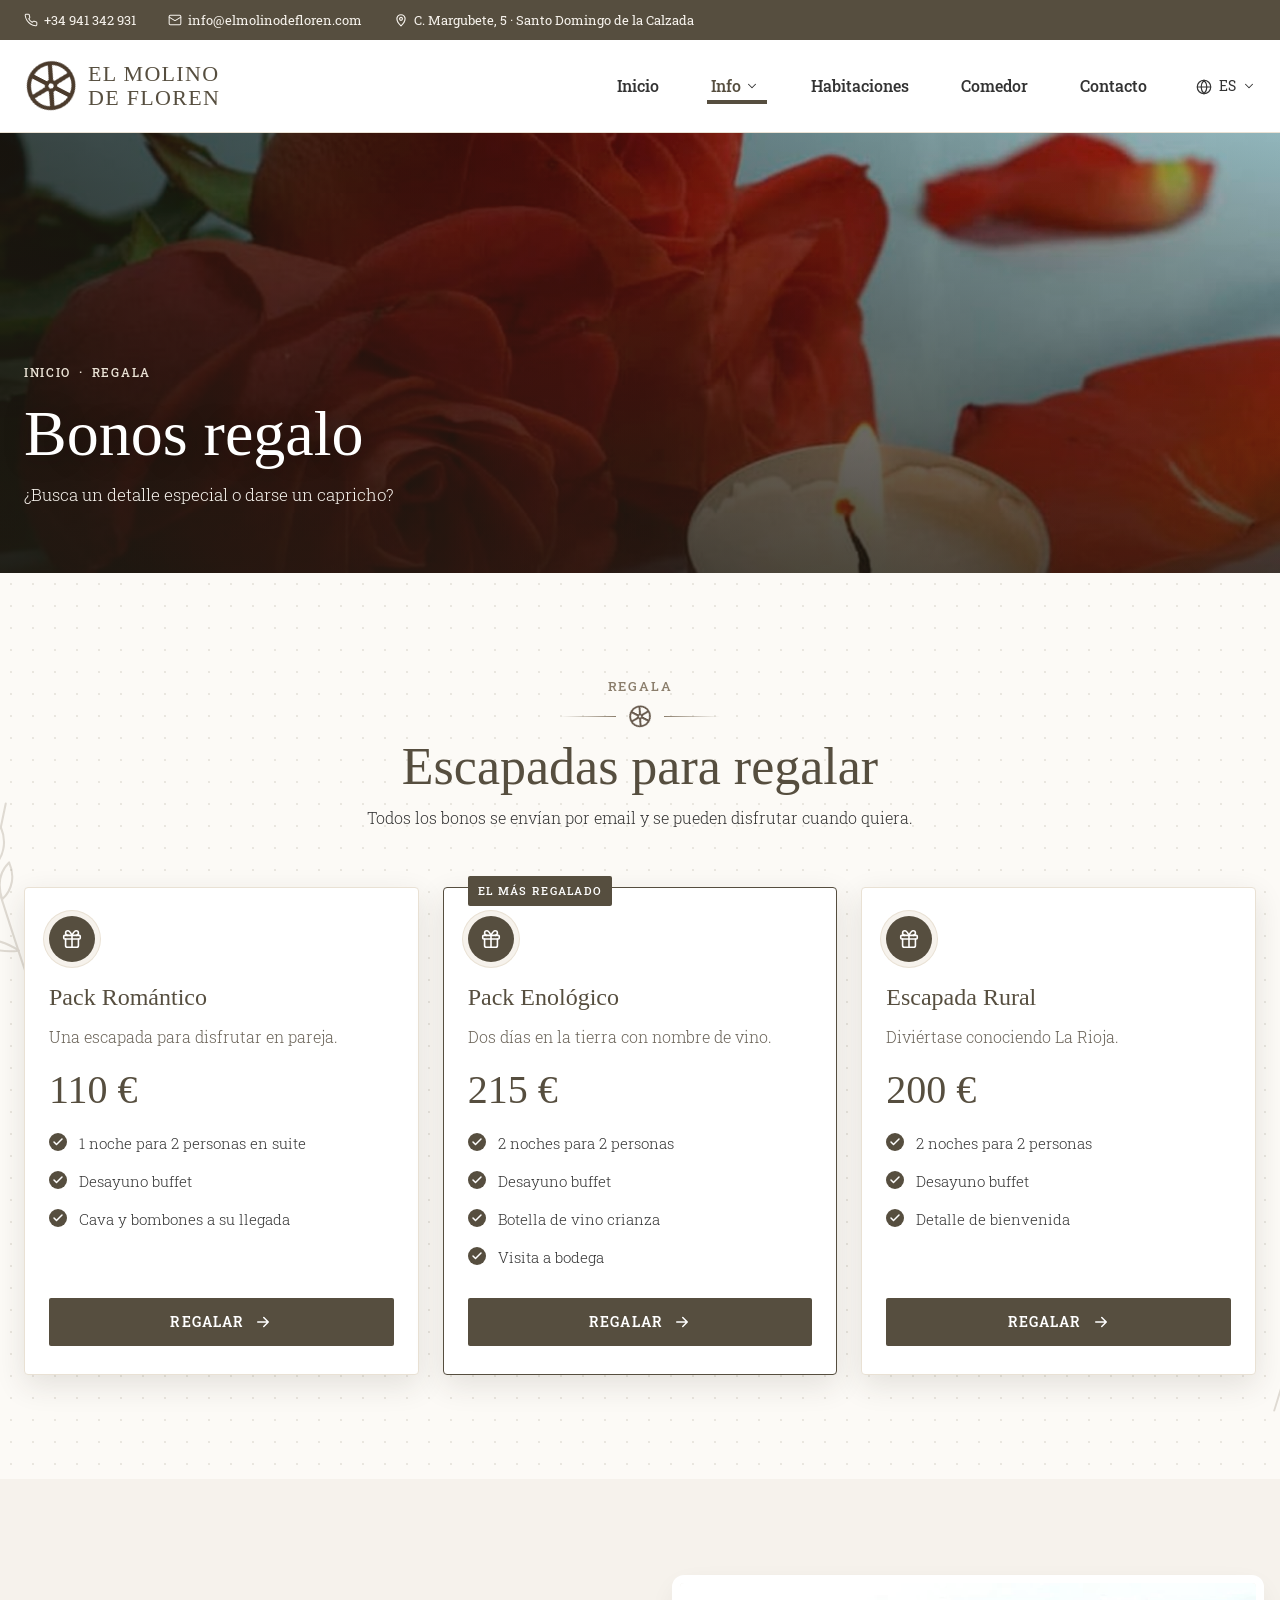
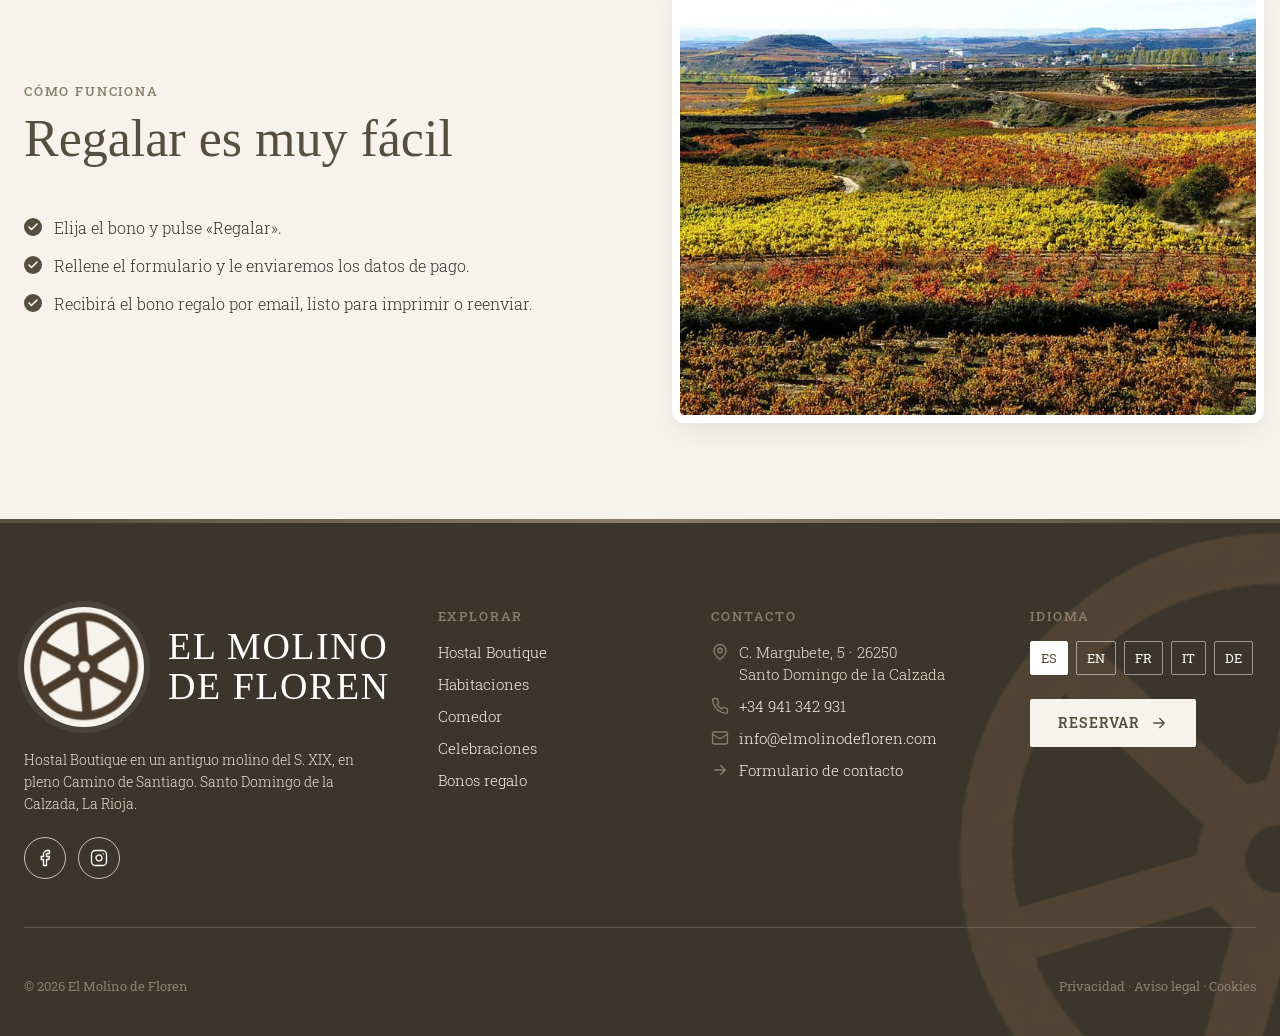
<file: regala.html>
<!doctype html>
<html lang="es">
<head>
  <meta charset="utf-8">
  <meta name="viewport" content="width=device-width, initial-scale=1">
  <title>Regala · El Molino de Floren</title>
  <meta name="description" content="Bonos regalo de El Molino de Floren: pack romántico, enológico y escapada rural.">
  <link href="https://cdn.jsdelivr.net/npm/bootstrap@5.3.3/dist/css/bootstrap.min.css" rel="stylesheet">
  <link rel="preconnect" href="https://fonts.googleapis.com">
  <link href="https://fonts.googleapis.com/css2?family=Old+Standard+TT:ital@0;1&family=Roboto+Slab:wght@300;400;500;600&display=swap" rel="stylesheet">
  <link href="css/estilos.css?v=12" rel="stylesheet">
</head>
<body>

  <!-- Barra superior -->
  <div class="topbar">
    <div class="topbar-contacto">
      <a href="tel:+34941342931"><img src="img/iconos/telefono.svg" width="14" height="14" alt="">+34 941 342 931</a>
      <a href="mailto:info@elmolinodefloren.com"><img src="img/iconos/email.svg" width="14" height="14" alt="">info@elmolinodefloren.com</a>
      <span class="d-none d-lg-flex"><img src="img/iconos/ubicacion.svg" width="14" height="14" alt="">C. Margubete, 5 · Santo Domingo de la Calzada</span>
    </div>
  </div>

  <!-- Navbar -->
  <nav class="navbar navbar-expand-lg navbar-molino sticky-top">
    <div class="navbar-wrap">
      <a class="navbar-brand marca" href="index.html">
        <img class="rueda rueda-giro" src="img/general/Icono_de_rueda_de_molino_marrón-removebg-preview.png" width="47" height="45" alt="">
        <span class="marca-nombre">El Molino<br>de Floren</span>
      </a>

      <div class="nav-acciones order-lg-last">
        <div class="dropdown">
          <button class="idioma" type="button" data-bs-toggle="dropdown" aria-expanded="false" aria-label="Cambiar idioma">
            <picture>
              <source media="(min-width: 992px)" srcset="img/iconos/idioma.svg">
              <img class="icono-idioma" src="img/iconos/idioma-movil.svg" width="16" height="16" alt="">
            </picture>
            ES
            <img src="img/iconos/chevron.svg" width="14" height="14" alt="">
          </button>
          <ul class="dropdown-menu dropdown-menu-end desplegable">
            <li><a class="dropdown-item active" href="#">Español</a></li>
            <li><a class="dropdown-item" href="#">English</a></li>
            <li><a class="dropdown-item" href="#">Français</a></li>
            <li><a class="dropdown-item" href="#">Italiano</a></li>
            <li><a class="dropdown-item" href="#">Deutsch</a></li>
          </ul>
        </div>
        <button class="boton-menu d-lg-none" type="button" data-bs-toggle="collapse" data-bs-target="#menu" aria-controls="menu" aria-expanded="false" aria-label="Abrir menú">
          <img src="img/iconos/menu.svg" width="24" height="24" alt="">
        </button>
      </div>

      <div class="collapse navbar-collapse" id="menu">
        <ul class="navbar-nav ms-auto">
          <li class="nav-item"><a class="nav-link" href="index.html">Inicio</a></li>
          <li class="nav-item dropdown">
            <a class="nav-link dropdown-toggle active" href="#" role="button" data-bs-toggle="dropdown" aria-expanded="false">Info <img src="img/iconos/chevron.svg" width="14" height="14" alt=""></a>
            <ul class="dropdown-menu desplegable">
              <li><a class="dropdown-item" href="hostal.html">Hostal Boutique</a></li>
              <li><a class="dropdown-item" href="celebraciones.html">Celebraciones</a></li>
              <li><a class="dropdown-item active" aria-current="page" href="regala.html">Regala</a></li>
            </ul>
          </li>
          <li class="nav-item"><a class="nav-link" href="habitaciones.html">Habitaciones</a></li>
          <li class="nav-item"><a class="nav-link" href="comedor.html">Comedor</a></li>
          <li class="nav-item"><a class="nav-link" href="contacto.html">Contacto</a></li>
        </ul>
      </div>
    </div>
  </nav>

  <header class="cabecera-pagina">
    <img class="cabecera-foto" src="img/regala/regala-2.jpg" alt="">
    <div class="contenedor cabecera-texto">
      <ol class="migas" aria-label="Estás aquí">
        <li><a href="index.html">Inicio</a></li>
        <li aria-current="page">Regala</li>
      </ol>
      <h1>Bonos regalo</h1>
      <p>¿Busca un detalle especial o darse un capricho?</p>
    </div>
  </header>

  <main>

  <section class="seccion seccion-puntos">
    <img class="deco deco-espiga deco-espiga-1" src="img/deco/espiga.svg" alt="" aria-hidden="true">
    <img class="deco deco-espiga deco-espiga-2" src="img/deco/espiga.svg" alt="" aria-hidden="true">
    <div class="contenedor">
      <div class="cabecera-seccion cabecera-centrada">
        <p class="eyebrow mb-0">Regala</p>
        <div class="ornamento" aria-hidden="true"><span></span><img class="rueda-giro" src="img/general/Icono_de_rueda_de_molino_marrón-removebg-preview.png" alt=""><span></span></div>
        <h2 class="h2-molino mb-0">Escapadas para regalar</h2>
        <p class="mb-0">Todos los bonos se envían por email y se pueden disfrutar cuando quiera.</p>
      </div>
      <div class="row g-4 pt-2">
        <div class="col-md-6 col-lg-4">
          <article class="pack">
            <span class="icono-redondo"><svg class="i" viewBox="0 0 24 24"><rect x="3" y="8" width="18" height="4" rx="1"/><path d="M12 8v13M19 12v7a2 2 0 0 1-2 2H7a2 2 0 0 1-2-2v-7"/><path d="M7.5 8a2.5 2.5 0 0 1 0-5C9.5 3 12 8 12 8s2.5-5 4.5-5a2.5 2.5 0 0 1 0 5"/></svg></span>
            <h3 class="h3-molino mt-2">Pack Romántico</h3>
            <p class="mb-0 texto-suave">Una escapada para disfrutar en pareja.</p>
            <p class="precio">110 €</p>
            <ul class="lista-check mb-3"><li>1 noche para 2 personas en suite</li><li>Desayuno buffet</li><li>Cava y bombones a su llegada</li></ul>
            <a class="btn btn-molino" href="contacto.html?asunto=Bono%20regalo%3A%20Pack%20Rom%C3%A1ntico">Regalar <img src="img/iconos/flecha-blanca.svg" width="18" height="18" alt=""></a>
          </article>
        </div>
        <div class="col-md-6 col-lg-4">
          <article class="pack pack-destacado">
            <span class="icono-redondo"><svg class="i" viewBox="0 0 24 24"><rect x="3" y="8" width="18" height="4" rx="1"/><path d="M12 8v13M19 12v7a2 2 0 0 1-2 2H7a2 2 0 0 1-2-2v-7"/><path d="M7.5 8a2.5 2.5 0 0 1 0-5C9.5 3 12 8 12 8s2.5-5 4.5-5a2.5 2.5 0 0 1 0 5"/></svg></span>
            <h3 class="h3-molino mt-2">Pack Enológico</h3>
            <p class="mb-0 texto-suave">Dos días en la tierra con nombre de vino.</p>
            <p class="precio">215 €</p>
            <ul class="lista-check mb-3"><li>2 noches para 2 personas</li><li>Desayuno buffet</li><li>Botella de vino crianza</li><li>Visita a bodega</li></ul>
            <a class="btn btn-molino" href="contacto.html?asunto=Bono%20regalo%3A%20Pack%20Enol%C3%B3gico">Regalar <img src="img/iconos/flecha-blanca.svg" width="18" height="18" alt=""></a>
          </article>
        </div>
        <div class="col-md-6 col-lg-4">
          <article class="pack">
            <span class="icono-redondo"><svg class="i" viewBox="0 0 24 24"><rect x="3" y="8" width="18" height="4" rx="1"/><path d="M12 8v13M19 12v7a2 2 0 0 1-2 2H7a2 2 0 0 1-2-2v-7"/><path d="M7.5 8a2.5 2.5 0 0 1 0-5C9.5 3 12 8 12 8s2.5-5 4.5-5a2.5 2.5 0 0 1 0 5"/></svg></span>
            <h3 class="h3-molino mt-2">Escapada Rural</h3>
            <p class="mb-0 texto-suave">Diviértase conociendo La Rioja.</p>
            <p class="precio">200 €</p>
            <ul class="lista-check mb-3"><li>2 noches para 2 personas</li><li>Desayuno buffet</li><li>Detalle de bienvenida</li></ul>
            <a class="btn btn-molino" href="contacto.html?asunto=Bono%20regalo%3A%20Escapada%20Rural">Regalar <img src="img/iconos/flecha-blanca.svg" width="18" height="18" alt=""></a>
          </article>
        </div>
      </div>
    </div>
  </section>

  <section class="seccion seccion-crema">
    <div class="contenedor dos-columnas">
      <div>
        <div class="cabecera-seccion">
        <p class="eyebrow mb-0">Cómo funciona</p>
        
        <h2 class="h2-molino mb-0">Regalar es muy fácil</h2>
        
      </div>
        <ol class="lista-check">
          <li>Elija el bono y pulse «Regalar».</li>
          <li>Rellene el formulario y le enviaremos los datos de pago.</li>
          <li>Recibirá el bono regalo por email, listo para imprimir o reenviar.</li>
        </ol>
      </div>
      <img class="foto-marco" src="img/regala/regala-3.jpg" alt="Detalle de regalo">
    </div>
  </section>
  </main>

  <!-- Footer -->
  <footer class="footer">
    <div class="contenedor footer-contenido">
      <div class="footer-columnas">
        <div class="footer-marca">
          <span class="footer-logo"><img class="rueda-giro" src="img/general/Icono_de_rueda_de_molino_marrón-removebg-preview.png" alt=""></span>
          <p class="footer-nombre mb-0">El Molino<br>de Floren</p>
          <p class="footer-desc mb-0">Hostal Boutique en un antiguo molino del S. XIX, en pleno Camino de Santiago. Santo Domingo de la Calzada, La Rioja.</p>
          <div class="redes footer-redes">
            <a href="https://www.facebook.com/198077190355329" aria-label="Facebook"><img src="img/iconos/facebook.svg" width="18" height="18" alt=""></a>
            <a href="#" aria-label="Instagram"><img src="img/iconos/instagram.svg" width="18" height="18" alt=""></a>
          </div>
        </div>

        <nav class="footer-col" aria-label="Enlaces del pie">
          <p class="eyebrow">Explorar</p>
          <ul class="footer-lista">
            <li><a href="hostal.html">Hostal Boutique</a></li>
            <li><a href="habitaciones.html">Habitaciones</a></li>
            <li><a href="comedor.html">Comedor</a></li>
            <li><a href="celebraciones.html">Celebraciones</a></li>
            <li><a href="regala.html">Bonos regalo</a></li>
          </ul>
        </nav>

        <div class="footer-col">
          <p class="eyebrow">Contacto</p>
          <ul class="footer-lista footer-contacto">
            <li><svg class="i" viewBox="0 0 24 24"><path d="M20 10c0 6-8 12-8 12s-8-6-8-12a8 8 0 0 1 16 0Z"/><circle cx="12" cy="10" r="3"/></svg><span>C. Margubete, 5 · 26250<br>Santo Domingo de la Calzada</span></li>
            <li><svg class="i" viewBox="0 0 24 24"><path d="M22 16.92v3a2 2 0 0 1-2.18 2 19.79 19.79 0 0 1-8.63-3.07 19.5 19.5 0 0 1-6-6 19.79 19.79 0 0 1-3.07-8.67A2 2 0 0 1 4.11 2h3a2 2 0 0 1 2 1.72 12.84 12.84 0 0 0 .7 2.81 2 2 0 0 1-.45 2.11L8.09 9.91a16 16 0 0 0 6 6l1.27-1.27a2 2 0 0 1 2.11-.45 12.84 12.84 0 0 0 2.81.7A2 2 0 0 1 22 16.92z"/></svg><a href="tel:+34941342931">+34 941 342 931</a></li>
            <li><svg class="i" viewBox="0 0 24 24"><rect x="2" y="4" width="20" height="16" rx="2"/><path d="m22 7-8.97 5.7a1.94 1.94 0 0 1-2.06 0L2 7"/></svg><a href="mailto:info@elmolinodefloren.com">info@elmolinodefloren.com</a></li>
            <li><svg class="i" viewBox="0 0 24 24"><path d="M5 12h14M13 6l6 6-6 6"/></svg><a href="contacto.html">Formulario de contacto</a></li>
          </ul>
        </div>

        <div class="footer-col">
          <p class="eyebrow">Idioma</p>
          <div class="idiomas">
            <a href="#" class="active" aria-current="true">ES</a><a href="#">EN</a><a href="#">FR</a><a href="#">IT</a><a href="#">DE</a>
          </div>
          <a class="btn btn-claro mt-4" href="reserva.html">Reservar <svg class="i" viewBox="0 0 24 24"><path d="M5 12h14M13 6l6 6-6 6"/></svg></a>
        </div>
      </div>

      <span class="footer-sep"></span>
      <div class="footer-legal">
        <p class="mb-0">© 2026 El Molino de Floren</p>
        <p class="mb-0"><a href="#">Privacidad</a> · <a href="#">Aviso legal</a> · <a href="#">Cookies</a></p>
      </div>
    </div>
    <img class="footer-rueda rueda-giro" data-giro="-0.6" src="img/general/Icono_de_rueda_de_molino_marrón-removebg-preview.png" alt="" aria-hidden="true">
  </footer>

  <script src="https://cdn.jsdelivr.net/npm/bootstrap@5.3.3/dist/js/bootstrap.bundle.min.js"></script>
  <script src="js/main.js?v=11"></script>
</body>
</html>
</file>
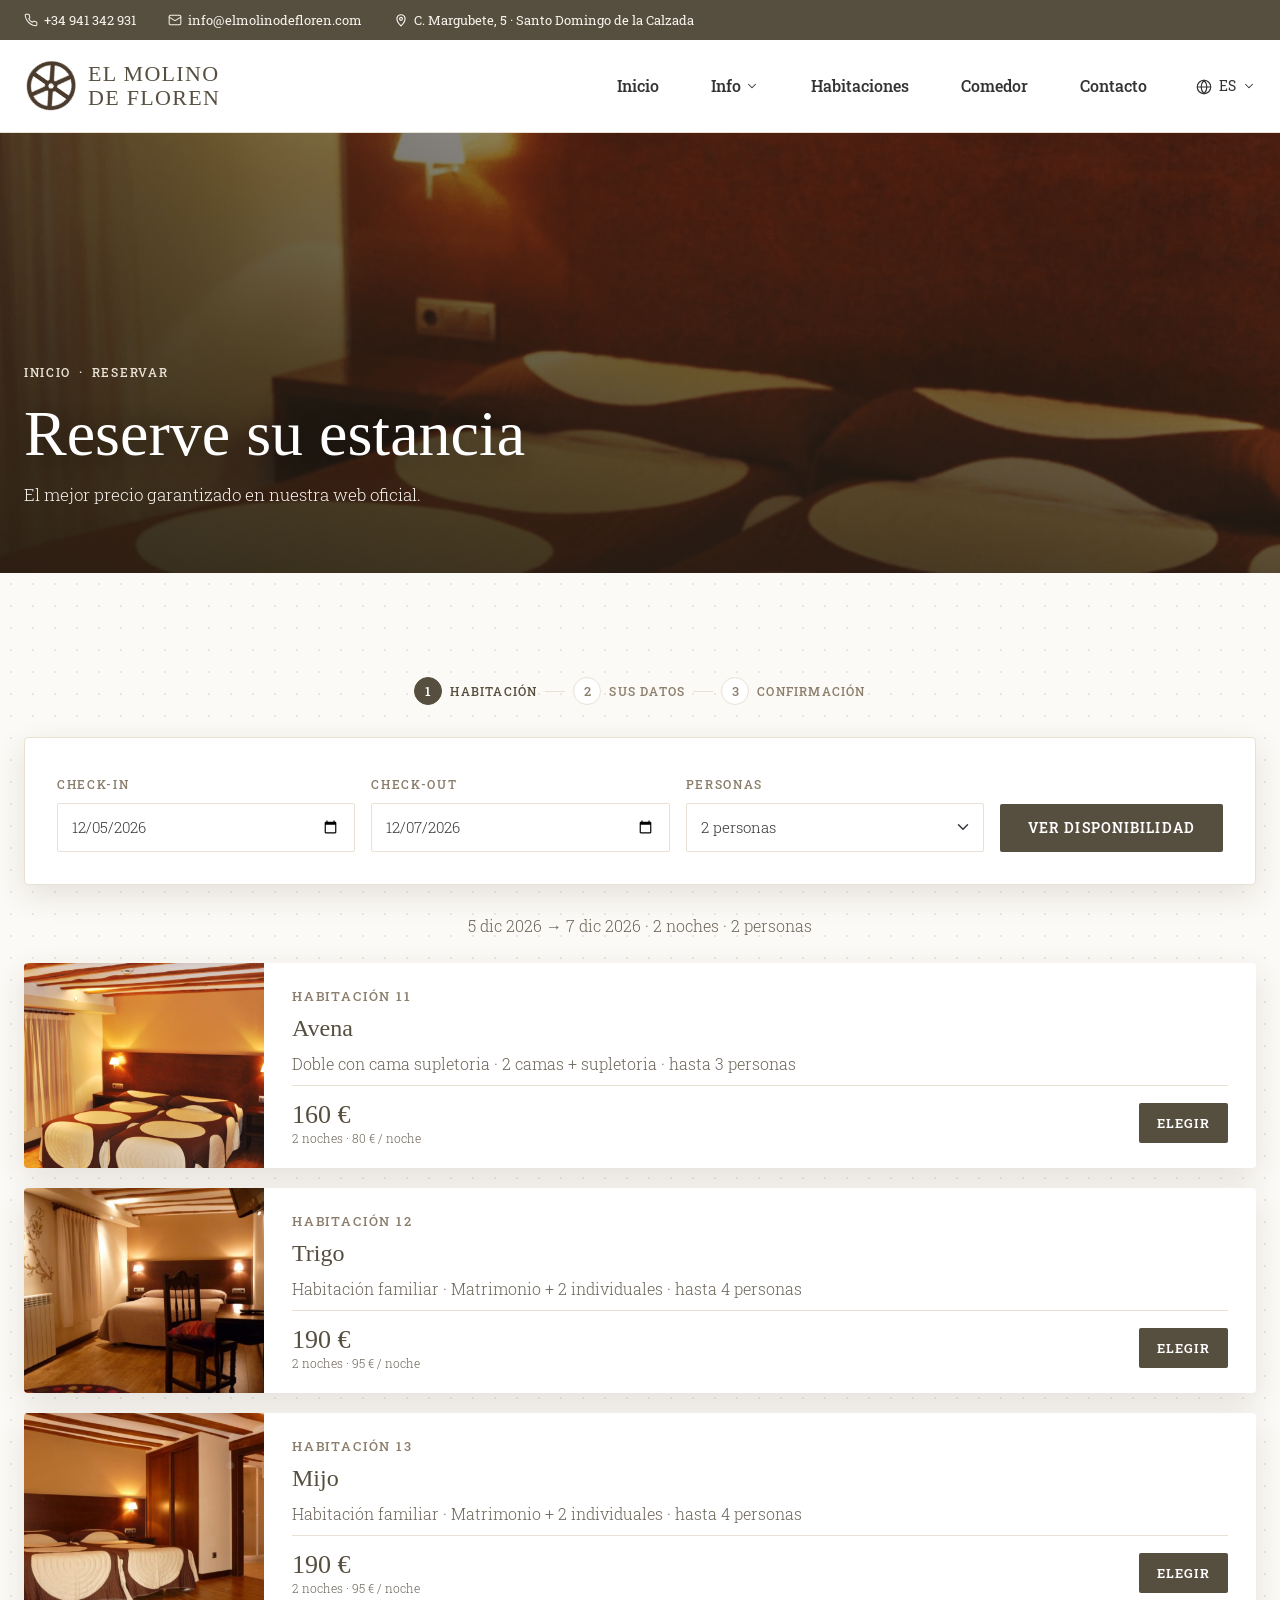
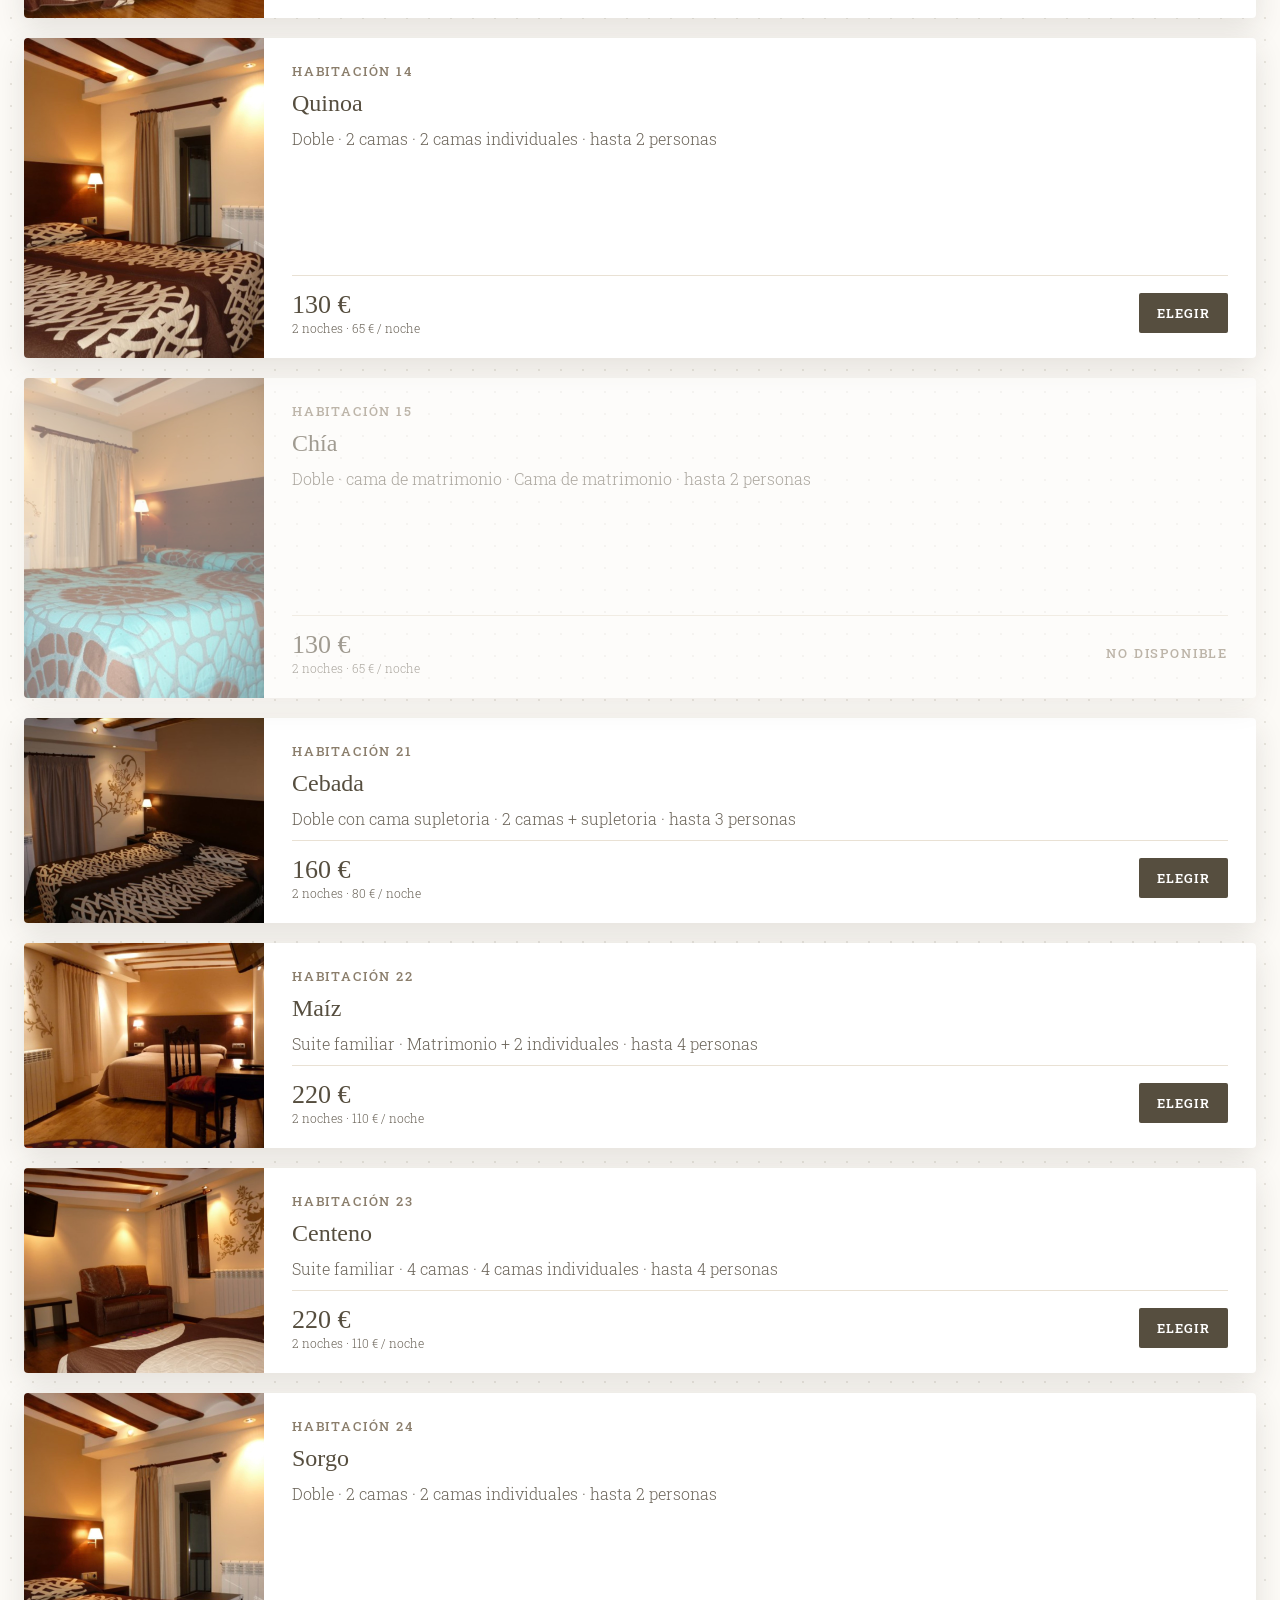
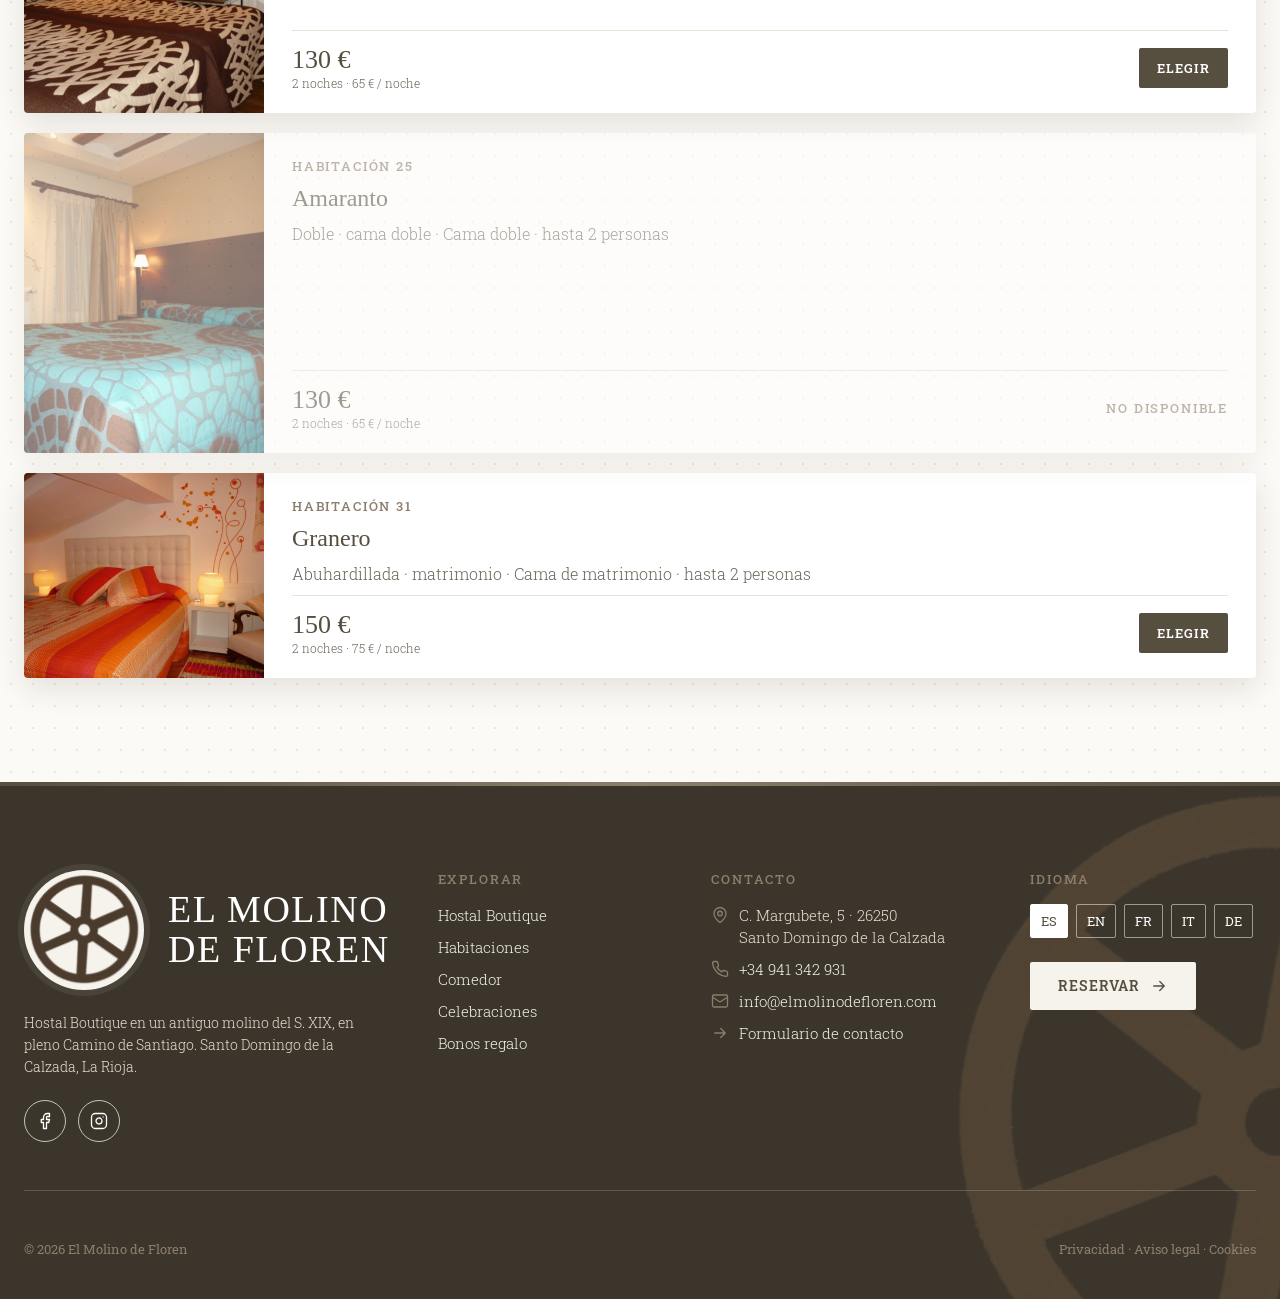
<file: reserva.html>
<!doctype html>
<html lang="es">
<head>
  <meta charset="utf-8">
  <meta name="viewport" content="width=device-width, initial-scale=1">
  <title>Reservar · El Molino de Floren</title>
  <meta name="description" content="Reserve su habitación en El Molino de Floren al mejor precio.">
  <link href="https://cdn.jsdelivr.net/npm/bootstrap@5.3.3/dist/css/bootstrap.min.css" rel="stylesheet">
  <link rel="preconnect" href="https://fonts.googleapis.com">
  <link href="https://fonts.googleapis.com/css2?family=Old+Standard+TT:ital@0;1&family=Roboto+Slab:wght@300;400;500;600&display=swap" rel="stylesheet">
  <link href="css/estilos.css?v=12" rel="stylesheet">
</head>
<body>

  <!-- Barra superior -->
  <div class="topbar">
    <div class="topbar-contacto">
      <a href="tel:+34941342931"><img src="img/iconos/telefono.svg" width="14" height="14" alt="">+34 941 342 931</a>
      <a href="mailto:info@elmolinodefloren.com"><img src="img/iconos/email.svg" width="14" height="14" alt="">info@elmolinodefloren.com</a>
      <span class="d-none d-lg-flex"><img src="img/iconos/ubicacion.svg" width="14" height="14" alt="">C. Margubete, 5 · Santo Domingo de la Calzada</span>
    </div>
  </div>

  <!-- Navbar -->
  <nav class="navbar navbar-expand-lg navbar-molino sticky-top">
    <div class="navbar-wrap">
      <a class="navbar-brand marca" href="index.html">
        <img class="rueda rueda-giro" src="img/general/Icono_de_rueda_de_molino_marrón-removebg-preview.png" width="47" height="45" alt="">
        <span class="marca-nombre">El Molino<br>de Floren</span>
      </a>

      <div class="nav-acciones order-lg-last">
        <div class="dropdown">
          <button class="idioma" type="button" data-bs-toggle="dropdown" aria-expanded="false" aria-label="Cambiar idioma">
            <picture>
              <source media="(min-width: 992px)" srcset="img/iconos/idioma.svg">
              <img class="icono-idioma" src="img/iconos/idioma-movil.svg" width="16" height="16" alt="">
            </picture>
            ES
            <img src="img/iconos/chevron.svg" width="14" height="14" alt="">
          </button>
          <ul class="dropdown-menu dropdown-menu-end desplegable">
            <li><a class="dropdown-item active" href="#">Español</a></li>
            <li><a class="dropdown-item" href="#">English</a></li>
            <li><a class="dropdown-item" href="#">Français</a></li>
            <li><a class="dropdown-item" href="#">Italiano</a></li>
            <li><a class="dropdown-item" href="#">Deutsch</a></li>
          </ul>
        </div>
        <button class="boton-menu d-lg-none" type="button" data-bs-toggle="collapse" data-bs-target="#menu" aria-controls="menu" aria-expanded="false" aria-label="Abrir menú">
          <img src="img/iconos/menu.svg" width="24" height="24" alt="">
        </button>
      </div>

      <div class="collapse navbar-collapse" id="menu">
        <ul class="navbar-nav ms-auto">
          <li class="nav-item"><a class="nav-link" href="index.html">Inicio</a></li>
          <li class="nav-item dropdown">
            <a class="nav-link dropdown-toggle" href="#" role="button" data-bs-toggle="dropdown" aria-expanded="false">Info <img src="img/iconos/chevron.svg" width="14" height="14" alt=""></a>
            <ul class="dropdown-menu desplegable">
              <li><a class="dropdown-item" href="hostal.html">Hostal Boutique</a></li>
              <li><a class="dropdown-item" href="celebraciones.html">Celebraciones</a></li>
              <li><a class="dropdown-item" href="regala.html">Regala</a></li>
            </ul>
          </li>
          <li class="nav-item"><a class="nav-link" href="habitaciones.html">Habitaciones</a></li>
          <li class="nav-item"><a class="nav-link" href="comedor.html">Comedor</a></li>
          <li class="nav-item"><a class="nav-link" href="contacto.html">Contacto</a></li>
        </ul>
      </div>
    </div>
  </nav>

  <header class="cabecera-pagina">
    <img class="cabecera-foto" src="img/reserva/reserva-cabecera.png" alt="">
    <div class="contenedor cabecera-texto">
      <ol class="migas" aria-label="Estás aquí">
        <li><a href="index.html">Inicio</a></li>
        <li aria-current="page">Reservar</li>
      </ol>
      <h1>Reserve su estancia</h1>
      <p>El mejor precio garantizado en nuestra web oficial.</p>
    </div>
  </header>

  <main>

  <section class="seccion seccion-puntos">
    <div class="contenedor">
      <ol class="pasos" aria-label="Pasos de la reserva">
        <li data-paso="1" class="activo"><span>1</span><b class="paso-nombre fw-medium">Habitación</b></li>
        <li data-paso="2"><span>2</span><b class="paso-nombre fw-medium">Sus datos</b></li>
        <li data-paso="3"><span>3</span><b class="paso-nombre fw-medium">Confirmación</b></li>
      </ol>

      <!-- Paso 1: fechas y habitación -->
      <div class="paso" id="paso-1">
        <form id="form-fechas" class="form-molino reserva-fechas caja-form" novalidate>
          <div>
            <label class="form-label" for="r-checkin">Check-in</label>
            <input class="form-control" type="date" id="r-checkin" name="checkin" required>
          </div>
          <div>
            <label class="form-label" for="r-checkout">Check-out</label>
            <input class="form-control" type="date" id="r-checkout" name="checkout" required>
          </div>
          <div class="campo-adultos-r">
            <label class="form-label" for="r-adultos">Personas</label>
            <select class="form-select" id="r-adultos" name="adultos">
              <option value="1">1 persona</option>
              <option value="2" selected>2 personas</option>
              <option value="3">3 personas</option>
              <option value="4">4 personas</option>
            </select>
          </div>
          <button class="btn btn-molino" type="submit">Ver disponibilidad</button>
        </form>
        <p id="info-busqueda" class="text-center texto-suave mb-4" aria-live="polite"></p>
        <div id="lista-habitaciones" class="lista-opciones"></div>
      </div>

      <!-- Paso 2: datos del cliente -->
      <div class="paso" id="paso-2" hidden>
        <div class="row g-4">
          <div class="col-lg-8">
            <form id="form-datos" class="form-molino caja-form row g-3" novalidate>
              <div class="col-12"><h2 class="h3-molino">Sus datos</h2></div>
              <div class="col-md-6">
                <label class="form-label" for="r-nombre">Nombre</label>
                <input class="form-control" id="r-nombre" autocomplete="given-name" required>
                <div class="invalid-feedback">Escriba su nombre.</div>
              </div>
              <div class="col-md-6">
                <label class="form-label" for="r-apellidos">Apellidos</label>
                <input class="form-control" id="r-apellidos" autocomplete="family-name" required>
                <div class="invalid-feedback">Escriba sus apellidos.</div>
              </div>
              <div class="col-md-6">
                <label class="form-label" for="r-email">Email</label>
                <input class="form-control" id="r-email" type="email" autocomplete="email" required>
                <div class="invalid-feedback">Escriba un email válido.</div>
              </div>
              <div class="col-md-6">
                <label class="form-label" for="r-telefono">Teléfono</label>
                <input class="form-control" id="r-telefono" type="tel" autocomplete="tel" pattern="[0-9 +]{9,15}" required>
                <div class="invalid-feedback">Teléfono no válido (9 cifras como mínimo).</div>
              </div>
              <div class="col-md-6">
                <label class="form-label" for="r-llegada">Hora de llegada</label>
                <select class="form-select" id="r-llegada">
                  <option>14:00 – 16:00</option><option>16:00 – 18:00</option><option selected>18:00 – 20:00</option><option>20:00 – 22:00</option>
                </select>
              </div>
              <div class="col-md-6 d-flex align-items-end">
                <div class="form-check mb-2">
                  <input class="form-check-input" type="checkbox" id="r-desayuno">
                  <label class="form-check-label" for="r-desayuno">Añadir desayuno buffet (8 € por persona y noche)</label>
                </div>
              </div>
              <div class="col-12">
                <label class="form-label" for="r-comentarios">Comentarios (opcional)</label>
                <textarea class="form-control" id="r-comentarios" rows="3"></textarea>
              </div>
              <div class="col-12">
                <div class="form-check">
                  <input class="form-check-input" type="checkbox" id="r-condiciones" required>
                  <label class="form-check-label" for="r-condiciones">Acepto las condiciones de reserva y la política de privacidad</label>
                  <div class="invalid-feedback">Debe aceptar las condiciones.</div>
                </div>
              </div>
              <div class="col-12 d-flex flex-wrap gap-3 justify-content-between">
                <button class="btn btn-contorno-oscuro" type="button" id="volver-1">← Cambiar habitación</button>
                <button class="btn btn-molino" type="submit">Confirmar reserva <img src="img/iconos/flecha-blanca.svg" width="18" height="18" alt=""></button>
              </div>
            </form>
          </div>
          <div class="col-lg-4">
            <aside class="resumen" id="resumen" aria-live="polite"></aside>
          </div>
        </div>
      </div>

      <!-- Paso 3: confirmación -->
      <div class="paso" id="paso-3" hidden>
        <div class="confirmacion caja-form">
          <span class="icono-redondo"><svg class="i" viewBox="0 0 24 24"><path d="M20 6 9 17l-5-5"/></svg></span>
          <h2 class="h2-molino">¡Reserva confirmada!</h2>
          <p class="mt-2 mb-0">Le hemos enviado un email con todos los detalles. Su localizador es:</p>
          <p class="localizador" id="localizador"></p>
          <div id="resumen-final" class="resumen text-start mb-4"></div>
          <div class="d-flex flex-wrap gap-3 justify-content-center">
            <a class="btn btn-molino" href="index.html">Volver al inicio</a>
            <button class="btn btn-contorno-oscuro" type="button" onclick="window.print()">Imprimir</button>
          </div>
        </div>
      </div>
    </div>
  </section>
  </main>

  <!-- Footer -->
  <footer class="footer">
    <div class="contenedor footer-contenido">
      <div class="footer-columnas">
        <div class="footer-marca">
          <span class="footer-logo"><img class="rueda-giro" src="img/general/Icono_de_rueda_de_molino_marrón-removebg-preview.png" alt=""></span>
          <p class="footer-nombre mb-0">El Molino<br>de Floren</p>
          <p class="footer-desc mb-0">Hostal Boutique en un antiguo molino del S. XIX, en pleno Camino de Santiago. Santo Domingo de la Calzada, La Rioja.</p>
          <div class="redes footer-redes">
            <a href="https://www.facebook.com/198077190355329" aria-label="Facebook"><img src="img/iconos/facebook.svg" width="18" height="18" alt=""></a>
            <a href="#" aria-label="Instagram"><img src="img/iconos/instagram.svg" width="18" height="18" alt=""></a>
          </div>
        </div>

        <nav class="footer-col" aria-label="Enlaces del pie">
          <p class="eyebrow">Explorar</p>
          <ul class="footer-lista">
            <li><a href="hostal.html">Hostal Boutique</a></li>
            <li><a href="habitaciones.html">Habitaciones</a></li>
            <li><a href="comedor.html">Comedor</a></li>
            <li><a href="celebraciones.html">Celebraciones</a></li>
            <li><a href="regala.html">Bonos regalo</a></li>
          </ul>
        </nav>

        <div class="footer-col">
          <p class="eyebrow">Contacto</p>
          <ul class="footer-lista footer-contacto">
            <li><svg class="i" viewBox="0 0 24 24"><path d="M20 10c0 6-8 12-8 12s-8-6-8-12a8 8 0 0 1 16 0Z"/><circle cx="12" cy="10" r="3"/></svg><span>C. Margubete, 5 · 26250<br>Santo Domingo de la Calzada</span></li>
            <li><svg class="i" viewBox="0 0 24 24"><path d="M22 16.92v3a2 2 0 0 1-2.18 2 19.79 19.79 0 0 1-8.63-3.07 19.5 19.5 0 0 1-6-6 19.79 19.79 0 0 1-3.07-8.67A2 2 0 0 1 4.11 2h3a2 2 0 0 1 2 1.72 12.84 12.84 0 0 0 .7 2.81 2 2 0 0 1-.45 2.11L8.09 9.91a16 16 0 0 0 6 6l1.27-1.27a2 2 0 0 1 2.11-.45 12.84 12.84 0 0 0 2.81.7A2 2 0 0 1 22 16.92z"/></svg><a href="tel:+34941342931">+34 941 342 931</a></li>
            <li><svg class="i" viewBox="0 0 24 24"><rect x="2" y="4" width="20" height="16" rx="2"/><path d="m22 7-8.97 5.7a1.94 1.94 0 0 1-2.06 0L2 7"/></svg><a href="mailto:info@elmolinodefloren.com">info@elmolinodefloren.com</a></li>
            <li><svg class="i" viewBox="0 0 24 24"><path d="M5 12h14M13 6l6 6-6 6"/></svg><a href="contacto.html">Formulario de contacto</a></li>
          </ul>
        </div>

        <div class="footer-col">
          <p class="eyebrow">Idioma</p>
          <div class="idiomas">
            <a href="#" class="active" aria-current="true">ES</a><a href="#">EN</a><a href="#">FR</a><a href="#">IT</a><a href="#">DE</a>
          </div>
          <a class="btn btn-claro mt-4" href="reserva.html">Reservar <svg class="i" viewBox="0 0 24 24"><path d="M5 12h14M13 6l6 6-6 6"/></svg></a>
        </div>
      </div>

      <span class="footer-sep"></span>
      <div class="footer-legal">
        <p class="mb-0">© 2026 El Molino de Floren</p>
        <p class="mb-0"><a href="#">Privacidad</a> · <a href="#">Aviso legal</a> · <a href="#">Cookies</a></p>
      </div>
    </div>
    <img class="footer-rueda rueda-giro" data-giro="-0.6" src="img/general/Icono_de_rueda_de_molino_marrón-removebg-preview.png" alt="" aria-hidden="true">
  </footer>

  <script src="https://cdn.jsdelivr.net/npm/bootstrap@5.3.3/dist/js/bootstrap.bundle.min.js"></script>
  <script src="js/main.js?v=11"></script>
  <script src="js/habitaciones-datos.js?v=11"></script>
  <script src="js/reserva.js?v=11"></script>
</body>
</html>
</file>
<file: css/estilos.css>
/* =====================================================================
   El Molino de Floren · estilos
   MOBILE FIRST: los estilos base son para móvil (diseño Figma 390).
   Las media queries solo usan min-width y van AMPLIANDO el diseño:
     576px (sm) → 768px (md) → 992px (lg, diseño Figma 1440) → 1200px (xl) → 1600px
   ===================================================================== */

/* Mismos tokens que las variables de Figma (Molino / Colores) */
:root{
  --primary:#564E3F; --secondary:#8B7E6C; --dark:#3B352B;
  --cream:#F6F2EC; --sand:#E9E1D4; --white:#FFFFFF; --text:#333333; --muted:#6B6459;
  --paper:#FCFAF6;
  --f-display:"Old Standard TT", Georgia, serif;
  --f-body:"Roboto Slab", Georgia, serif;
  --sombra-card:0 10px 30px rgba(51,43,31,.12);
  --sombra-card-hover:0 18px 44px rgba(51,43,31,.18);
  --sombra-buscador:0 16px 40px rgba(51,43,31,.16);
  --ancho:1320px;
  --lateral:20px;           /* margen lateral de barra superior, navbar y hero */
  --solape-buscador:72px;   /* cuánto se mete el buscador dentro del hero */
}

/* =====================================================================
   BASE · MÓVIL
   ===================================================================== */

/* ---------- Tipografía ---------- */
html{ scroll-behavior:smooth; }
body{ font-family:var(--f-body); font-weight:300; font-size:15px; line-height:24px; color:var(--text); background:var(--paper); }
h1,h2,h3{ font-family:var(--f-display); font-weight:400; color:var(--primary); margin:0; }
.eyebrow{ font-family:var(--f-body); font-weight:500; font-size:12px; line-height:16px; letter-spacing:.14em; text-transform:uppercase; color:var(--secondary); }
.h2-molino{ font-size:32px; line-height:1.15; }
.h3-molino,.card-seccion h3{ font-family:var(--f-display); font-weight:400; font-size:24px; line-height:30px; color:var(--primary); }
.texto-pequeno{ font-weight:400; font-size:13px; line-height:20px; }
.texto-suave{ color:var(--muted); }
.contenedor{ position:relative; z-index:1; max-width:calc(var(--ancho) + 48px); margin-inline:auto; padding-inline:24px; }
svg.i{ width:18px; height:18px; fill:none; stroke:currentColor; stroke-width:1.75; stroke-linecap:round; stroke-linejoin:round; flex:none; }

/* Ornamento: línea · rueda · línea */
.ornamento{ display:flex; align-items:center; gap:12px; }
.ornamento span{ width:56px; height:1px; background:linear-gradient(90deg, transparent, var(--secondary)); }
.ornamento span:last-child{ background:linear-gradient(90deg, var(--secondary), transparent); }
.ornamento img{ width:24px; height:23px; opacity:.85; }

/* Decoración de fondo (espigas y ruedas en marca de agua) */
.deco{ position:absolute; z-index:0; max-width:none; pointer-events:none; user-select:none; }
.deco-espiga{ width:60px; height:auto; opacity:.25; }
.deco-rueda{ width:320px; height:auto; opacity:.045; }

/* ---------- Botones ---------- */
.btn-molino,.btn-contorno,.btn-claro{ font-family:var(--f-body); font-weight:600; font-size:14px; line-height:18px; letter-spacing:.08em; text-transform:uppercase; border-radius:2px; padding:15px 28px; display:inline-flex; align-items:center; justify-content:center; gap:10px; transition:background .2s, color .2s; }
.btn-molino{ background:var(--primary); color:var(--white); border:0; }
.btn-molino:hover,.btn-molino:focus-visible{ background:var(--dark); color:var(--white); }
.btn-contorno{ background:rgba(31,26,18,.15); color:var(--white); border:1.5px solid var(--white); padding:13.5px 26.5px; }
.btn-contorno:hover,.btn-contorno:focus-visible{ background:var(--white); color:var(--primary); border-color:var(--white); }
.btn-contorno:hover img{ filter:brightness(0) saturate(100%) invert(29%) sepia(12%) saturate(800%) hue-rotate(2deg); }
.btn-claro{ background:var(--cream); color:var(--primary); border:0; }
.btn-claro:hover,.btn-claro:focus-visible{ background:var(--white); color:var(--dark); }
.btn-molino img,.btn-contorno img,.btn-claro svg{ transition:transform .2s; }
.btn-molino:hover img,.btn-contorno:hover img,.btn-claro:hover svg{ transform:translateX(3px); }

/* ---------- Barra superior ---------- */
.topbar{ background:var(--primary); padding:10px var(--lateral); }
.topbar-contacto{ display:flex; align-items:center; gap:20px; min-height:28px; }
.topbar-contacto a,.topbar-contacto span{ display:flex; align-items:center; gap:6px; color:var(--cream); text-decoration:none; font-weight:400; font-size:12px; line-height:20px; white-space:nowrap; }
.topbar-contacto a:hover{ color:var(--white); }

/* ---------- Navbar ---------- */
.navbar-molino{ background:rgba(255,255,255,.96); backdrop-filter:blur(8px); border-bottom:1px solid var(--sand); padding:14px 16px; }
.navbar-wrap{ width:100%; display:flex; flex-wrap:wrap; align-items:center; justify-content:space-between; }
.marca{ display:flex; align-items:center; gap:10px; margin:0; padding:0; text-decoration:none; }
.marca .rueda{ width:47px; height:45px; object-fit:cover; will-change:transform; }
.marca-nombre{ font-family:var(--f-display); font-size:20px; line-height:22px; letter-spacing:.06em; text-transform:uppercase; color:var(--primary); }
.nav-acciones{ display:flex; align-items:center; gap:8px; }
.idioma{ display:flex; align-items:center; gap:4px; background:none; border:0; padding:0; font-weight:400; font-size:13px; line-height:20px; color:var(--text); }
.boton-menu{ display:flex; padding:8px; background:none; border:1px solid var(--sand); border-radius:2px; }
.navbar-molino .navbar-nav{ padding-top:8px; }
.navbar-molino .nav-link{ position:relative; display:flex; align-items:center; gap:4px; padding:10px 0; font-weight:500; font-size:15px; line-height:20px; color:var(--text); }
.navbar-molino .nav-link.active,.navbar-molino .nav-link:hover{ color:var(--primary); }
.navbar-molino .dropdown-toggle::after{ display:none; }
.desplegable{ min-width:160px; padding:14px 18px; border:1px solid var(--sand); border-radius:4px; box-shadow:0 8px 24px rgba(0,0,0,.12); }
.desplegable .dropdown-item{ padding:0; font-weight:500; font-size:15px; line-height:20px; color:var(--text); background:none; }
.desplegable li + li .dropdown-item{ margin-top:10px; }
.desplegable .dropdown-item:hover,.desplegable .dropdown-item.active{ color:var(--primary); background:none; }

/* ---------- Hero carrusel ----------
   La altura final la ajusta main.js para que el buscador se vea entero al abrir la web.
   Aquí queda un valor de respaldo y los límites (--hero-min / --hero-max). */
.hero{ --hero-min:320px; --hero-max:620px; position:relative; overflow:hidden; height:clamp(var(--hero-min), calc(100svh - 336px), var(--hero-max)); }
.hero .carousel-inner,.hero .carousel-item{ height:100%; }
.hero .carousel-item img{ width:100%; height:100%; object-fit:cover; }
/* z-index:1 → por encima de la foto activa del carrusel (Bootstrap le da z-index:1 al fundido) */
.hero-overlay{ position:absolute; inset:0; z-index:1; pointer-events:none;
  background:
    linear-gradient(90deg, rgba(31,26,18,.72) 0%, rgba(31,26,18,.45) 40%, rgba(31,26,18,.08) 75%),
    linear-gradient(180deg, rgba(31,26,18,.15) 0%, rgba(31,26,18,.78) 100%); }
.hero-contenido{ position:absolute; inset:0; z-index:2; display:flex; flex-direction:column; justify-content:flex-end; align-items:flex-start; gap:12px; padding:56px 40px calc(var(--solape-buscador) + 24px); }
.hero h1{ color:var(--white); font-size:34px; line-height:40px; text-shadow:0 2px 24px rgba(20,16,10,.45); }
.hero-texto{ display:none; color:var(--white); margin:0; text-shadow:0 1px 12px rgba(20,16,10,.5); }
.hero-acciones{ padding-top:6px; }
.hero .carousel-indicators{ position:static; margin:0; padding-top:10px; justify-content:flex-start; gap:8px; }
.hero .carousel-indicators [data-bs-target]{ width:8px; height:3px; margin:0; border:0; border-radius:2px; background:var(--white); opacity:.7; transition:width .3s, opacity .3s; }
.hero .carousel-indicators .active{ width:28px; opacity:1; }
.marco{ position:absolute; z-index:2; width:40px; height:40px; pointer-events:none; }
.marco-sup{ left:16px; top:20px; }
.marco-inf{ right:16px; bottom:calc(var(--solape-buscador) + 24px); }
.carrusel-siguiente{ position:absolute; z-index:3; right:16px; top:20px; padding:0; background:none; border:0; border-radius:50%; transition:transform .2s; }
.carrusel-siguiente:hover{ transform:scale(1.06); }
.carrusel-siguiente img{ display:block; width:40px; height:40px; }

/* ---------- Buscador ----------
   Móvil: rejilla compacta (check-in | check-out, adultos y botón debajo) */
.buscador{ position:relative; z-index:5; margin-top:calc(var(--solape-buscador) * -1); padding-inline:16px; }
.buscador-card{ max-width:var(--ancho); margin-inline:auto; background:var(--white); border-radius:4px; box-shadow:var(--sombra-buscador); padding:20px 20px 24px; display:grid; grid-template-columns:1fr 1fr; column-gap:16px; row-gap:4px; }
.campo{ container-type:inline-size; display:flex; flex-direction:column; gap:6px; min-width:0; padding:12px 0; border-bottom:1px solid var(--sand); transition:border-color .2s; }
.campo label{ display:block; }
/* Base (móvil bajo): "Adultos" y el botón comparten fila para que la tarjeta quepa entera */
.campo-adultos{ grid-column:auto; }
.campo-valor{ position:relative; display:flex; align-items:center; justify-content:space-between; gap:8px; }
.campo-valor .valor,.campo-valor select{ font-family:var(--f-display); font-size:22px; line-height:30px; color:var(--primary); white-space:nowrap; }
/* Mes abreviado si el campo es estrecho; completo cuando hay sitio (container query, también mobile first) */
.mes-largo{ display:none; }
@container (min-width:190px){ .mes-largo{ display:inline; } .mes-corto{ display:none; } }
.campo-fecha input{ position:absolute; inset:0; width:100%; height:100%; opacity:0; cursor:pointer; border:0; }
.campo-valor select{ width:100%; border:0; padding:0 24px 0 0; background:url("../img/iconos/chevron-campo.svg") right center / 16px 16px no-repeat; appearance:none; cursor:pointer; }
.campo-valor select:focus{ outline:none; }
.campo:hover,.campo:focus-within{ border-bottom-color:var(--primary); }
.divisor{ display:none; }
.buscador-accion{ align-self:end; padding-bottom:4px; }
.buscador-accion .btn{ white-space:nowrap; padding-inline:16px; }
.texto-extra{ display:none; }

/* ---------- Separadores y Mejor precio ---------- */
.zona-ruedas{ position:relative; overflow:hidden; }
.deco-rueda-grande-1{ width:420px; right:-210px; top:40px; opacity:.05; }
.deco-rueda-grande-2{ width:260px; left:-150px; top:-60px; opacity:.04; }
.separador{ position:relative; z-index:1; padding-inline:24px; }
.separador span{ display:block; max-width:var(--ancho); height:1px; margin-inline:auto; background:var(--sand); }
.mejor-precio{ position:relative; z-index:1; padding:32px 16px; }
.mejor-precio-card{ display:flex; align-items:center; gap:16px; padding:20px; margin-inline:auto; background:var(--cream); border:1px solid var(--sand); border-radius:4px; }
.sello{ display:flex; flex:none; padding:12px; border-radius:50%; background:var(--primary); box-shadow:0 0 0 5px var(--cream), 0 0 0 6px var(--sand); }

/* ---------- ¡Reserve ya! ---------- */
/* Fondo transparente con trama de puntos: deja ver las ruedas grandes de .zona-ruedas */
.reserve{ position:relative; padding:48px 0 56px; background:radial-gradient(rgba(139,126,108,.16) 1px, transparent 1.2px) 0 0 / 22px 22px; }
.reserve::after{ content:""; position:absolute; inset:auto 0 0 0; height:40%; background:linear-gradient(180deg, transparent, var(--paper)); pointer-events:none; }
.deco-espiga-1{ left:2%; top:40px; transform:rotate(-18deg); }
.deco-espiga-2{ display:none; right:2%; bottom:60px; transform:rotate(16deg) scaleX(-1); }
.deco-rueda-1{ left:-160px; bottom:-140px; }
.cabecera-seccion{ display:flex; flex-direction:column; gap:10px; }
.reserve .cabecera-seccion{ align-items:center; margin-bottom:28px; }
.tarjetas{ --bs-gutter-x:32px; row-gap:28px; }
/* Escalonado móvil: 1 y 3 pegadas a la izquierda, 2 y 4 a la derecha */
.escalon{ display:flex; }
.escalon:nth-child(odd){ padding-right:calc(var(--bs-gutter-x) * .5 + 36px); }
.escalon:nth-child(even){ padding-left:calc(var(--bs-gutter-x) * .5 + 36px); }
.card-seccion{ flex:1; display:flex; flex-direction:column; overflow:hidden; border:0; border-radius:4px; background:var(--white); box-shadow:var(--sombra-card); transition:transform .3s, box-shadow .3s; }
.card-seccion:hover{ transform:translateY(-6px); box-shadow:var(--sombra-card-hover); }
.card-seccion .card-img-top{ height:230px; object-fit:cover; border-radius:0; transition:transform .6s; }
.card-seccion:hover .card-img-top{ transform:scale(1.04); }
.card-seccion .card-body{ position:relative; flex:1; display:flex; flex-direction:column; align-items:flex-start; gap:10px; padding:24px; background:var(--white); }
.enlace{ display:inline-flex; align-items:center; gap:8px; margin-top:auto; padding-top:10px; font-weight:600; font-size:14px; line-height:18px; letter-spacing:.08em; text-transform:uppercase; color:var(--primary); text-decoration:none; }
.enlace img{ transition:transform .2s; }
.enlace:hover img{ transform:translateX(4px); }

/* ---------- ¿Dónde estamos? ---------- */
.donde{ position:relative; overflow:hidden; padding:56px 0; background:var(--cream); }
.deco-espiga-3{ right:3%; top:36px; transform:rotate(22deg); opacity:.3; }
.deco-rueda-2{ width:420px; left:-200px; bottom:-200px; opacity:.05; }
.donde-grid{ display:grid; grid-template-columns:1fr; grid-template-areas:"info" "mapa" "accion"; gap:20px; }
.donde-info{ grid-area:info; display:flex; flex-direction:column; gap:20px; }
.datos{ list-style:none; margin:0; padding:0; display:flex; flex-direction:column; gap:14px; }
.datos li{ display:flex; align-items:flex-start; gap:12px; }
.datos img{ flex:none; margin-top:2px; }
.mapa{ grid-area:mapa; width:100%; height:240px; border:0; border-radius:4px; background:var(--sand); filter:sepia(.25) saturate(.8); box-shadow:var(--sombra-card); outline:8px solid var(--white); }
.donde-accion{ grid-area:accion; }

/* ---------- Footer ---------- */
.footer{ position:relative; overflow:hidden; padding:56px 0 32px; background:var(--dark); color:var(--sand); }
.footer::before{ content:""; position:absolute; inset:0 0 auto 0; height:4px; background:linear-gradient(90deg, var(--primary), var(--secondary), var(--primary)); }
.footer-contenido{ display:flex; flex-direction:column; gap:32px; }
.footer-columnas{ display:grid; grid-template-columns:1fr; gap:36px; }
.footer-marca{ display:grid; grid-template-columns:96px auto; grid-template-areas:"logo nombre" "desc desc" "redes redes"; justify-content:start; align-items:center; column-gap:18px; row-gap:18px; }
.footer-logo{ grid-area:logo; width:96px; height:96px; overflow:hidden; border-radius:50%; background:var(--cream); box-shadow:0 0 0 6px rgba(246,242,236,.08); }
.footer-logo img{ width:100%; height:100%; object-fit:contain; will-change:transform; }
.footer-nombre{ grid-area:nombre; font-family:var(--f-display); font-size:30px; line-height:1.05; letter-spacing:.04em; text-transform:uppercase; color:var(--white); white-space:nowrap; }
.footer-desc{ grid-area:desc; max-width:420px; font-weight:300; font-size:14px; line-height:22px; color:var(--sand); }
.footer-redes{ grid-area:redes; }
.footer .eyebrow{ margin-bottom:16px; color:var(--secondary); }
.footer-lista{ list-style:none; margin:0; padding:0; display:flex; flex-direction:column; gap:10px; font-weight:300; font-size:15px; line-height:22px; }
.footer-lista a{ color:var(--cream); text-decoration:none; background:linear-gradient(currentColor, currentColor) 0 100% / 0 1px no-repeat; transition:background-size .25s, color .2s; }
.footer-lista a:hover{ color:var(--white); background-size:100% 1px; }
.footer-contacto li{ display:flex; gap:10px; align-items:flex-start; }
.footer-contacto svg.i{ margin-top:2px; color:var(--secondary); }
.redes{ display:flex; gap:12px; }
.redes a{ display:flex; padding:11px; border:1px solid rgba(255,255,255,.7); border-radius:50%; transition:background .2s, border-color .2s; }
.redes a:hover{ background:rgba(255,255,255,.12); border-color:var(--white); }
.idiomas{ display:flex; flex-wrap:wrap; gap:8px; }
.idiomas a{ padding:6px 10px; border:1px solid rgba(255,255,255,.5); border-radius:2px; font-weight:400; font-size:13px; line-height:20px; color:var(--white); text-decoration:none; transition:background .2s; }
.idiomas a:hover{ background:rgba(255,255,255,.1); }
.idiomas a.active{ background:var(--white); color:var(--primary); border-color:var(--white); }
.footer-sep{ display:block; width:100%; height:1px; background:rgba(255,255,255,.18); }
.footer-legal{ display:flex; flex-direction:column; align-items:center; gap:4px; font-weight:400; font-size:13px; line-height:20px; color:var(--secondary); text-align:center; }
.footer-legal a{ color:var(--secondary); text-decoration:none; }
.footer-legal a:hover{ color:var(--sand); }
/* Rueda grande: imagen completa ampliada; solo asoma su cuarto superior izquierdo y gira sobre su centro */
.footer-rueda{ position:absolute; z-index:0; top:229px; left:calc(100% - 331px); width:666px; height:636px; max-width:none; mix-blend-mode:color-dodge; opacity:.9; pointer-events:none; will-change:transform; }


/* =====================================================================
   ≥ 576px · móvil grande
   ===================================================================== */
@media (min-width:576px){
  .topbar-contacto a,.topbar-contacto span{ font-size:13px; }
  .texto-extra{ display:inline; }
  .buscador-accion .btn{ padding-inline:20px; }
  .hero h1{ font-size:42px; line-height:48px; }
  .buscador-card{ padding:24px; column-gap:24px; }
  .campo-valor .valor,.campo-valor select{ font-size:24px; }
  .footer-columnas{ grid-template-columns:1fr 1fr; }
  .footer-marca{ grid-column:1 / -1; }
}

/* Pantallas con altura suficiente: aparece la frase del hero y el botón ocupa su propia fila */
@media (min-height:760px){
  .hero-texto{ display:block; }
  .campo-adultos,.buscador-accion{ grid-column:1 / -1; }
  .buscador-accion{ padding:14px 0 0; }
  .texto-extra{ display:inline; }
  .buscador-accion .btn{ padding-inline:20px; }
}

/* =====================================================================
   ≥ 768px · tablet
   ===================================================================== */
@media (min-width:768px){
  :root{ --lateral:40px; }
  .navbar-molino{ padding-inline:var(--lateral); }

  .hero{ --hero-min:460px; --hero-max:720px; height:clamp(var(--hero-min), calc(100svh - 255px), var(--hero-max)); }
  .hero-contenido{ padding-inline:72px; gap:18px; }
  .hero h1{ font-size:52px; line-height:58px; max-width:620px; }
  .hero-texto{ max-width:520px; }

  /* Buscador: los tres campos en fila y el botón debajo */
  .buscador{ padding-inline:var(--lateral); }
  .buscador-card{ grid-template-columns:repeat(3, 1fr); padding:24px 32px; }
  .campo-adultos{ grid-column:auto; }
  .buscador-accion{ grid-column:1 / -1; padding:14px 0 0; }

  .mejor-precio-card{ max-width:520px; }
  .deco-rueda-grande-1{ width:560px; right:-260px; }
  .deco-rueda-grande-2{ width:340px; }

  .h2-molino{ font-size:42px; }
  .reserve .cabecera-seccion{ margin-bottom:40px; }
  /* Escalonado en 2 columnas: quitamos el desplazamiento lateral y bajamos las pares */
  .escalon:nth-child(odd),.escalon:nth-child(even){ padding-inline:calc(var(--bs-gutter-x) * .5); }
  .escalon:nth-child(even) .card-seccion{ transform:translateY(48px); }
  .escalon:nth-child(even) .card-seccion:hover{ transform:translateY(42px); }
  .tarjetas{ padding-bottom:48px; }
  .deco-espiga-2{ display:block; }

  .mapa{ height:360px; }
}

/* =====================================================================
   ≥ 992px · escritorio (diseño Figma 1440)
   ===================================================================== */
@media (min-width:992px){
  :root{ --lateral:max(24px, calc((100vw - var(--ancho)) / 2)); --solape-buscador:96px; }
  body{ font-size:16px; line-height:26px; }
  .eyebrow{ font-size:13px; line-height:18px; }

  /* Barra superior y navbar alineadas con el contenedor */
  .topbar-contacto{ gap:32px; min-height:20px; }
  .navbar-molino{ padding:20px var(--lateral); }
  .marca .rueda{ width:54px; height:52px; }
  .marca-nombre{ font-size:22px; line-height:24px; }
  .navbar-molino .navbar-nav{ gap:36px; padding-top:0; }
  .navbar-molino .nav-link{ padding:0; font-size:16px; }
  .navbar-molino .nav-link::after{ content:""; position:absolute; left:0; right:0; bottom:-8px; height:2px; background:var(--primary); transform:scaleX(0); transform-origin:left; transition:transform .25s; }
  .navbar-molino .nav-link.active::after,.navbar-molino .nav-link:hover::after{ transform:scaleX(1); }
  .navbar-molino .dropdown-toggle.nav-link::after{ display:block; }
  .navbar-molino .dropdown-menu.desplegable{ margin-top:14px !important; left:-18px; }
  .nav-acciones{ margin-left:40px; }
  .idioma{ gap:6px; font-size:14px; }
  .icono-idioma{ width:18px; height:18px; }

  /* Hero: texto centrado verticalmente en la parte visible por encima del buscador */
  .hero{ --hero-min:540px; --hero-max:820px; --texto-x:max(168px, calc(var(--lateral) + 72px)); height:clamp(var(--hero-min), calc(100svh - 198px), var(--hero-max)); }
  .hero-contenido{ justify-content:center; gap:22px; padding:64px var(--lateral) calc(var(--solape-buscador) + 40px) var(--texto-x); }
  .hero h1{ font-size:64px; line-height:72px; max-width:820px; }
  .hero-texto{ display:none; }
  .marco{ width:72px; height:72px; }
  .marco-sup{ left:calc(var(--texto-x) - 96px); top:48px; }
  .marco-inf{ right:calc(var(--texto-x) - 96px); bottom:calc(var(--solape-buscador) + 40px); }
  .carrusel-siguiente{ right:var(--lateral); top:calc(50% - var(--solape-buscador) / 2); transform:translateY(-50%); }
  .carrusel-siguiente:hover{ transform:translateY(-50%) scale(1.06); }
  .carrusel-siguiente img{ width:56px; height:56px; }

  /* Buscador: una sola fila con divisores */
  .buscador{ padding-inline:24px; }
  .buscador-card{ display:flex; align-items:stretch; gap:28px; padding:28px 44px; }
  .campo{ flex:1 1 0; }
  .divisor{ display:block; flex:none; width:1px; height:56px; align-self:center; background:var(--sand); }
  .buscador-accion{ flex:none; width:280px; padding-top:0; align-self:center; }
  .buscador-accion .btn{ padding-block:17px; }

  .mejor-precio{ padding:48px 24px 64px; }
  .mejor-precio-card{ width:520px; justify-content:center; gap:20px; padding:32px 36px; }
  .mejor-precio .h3-molino{ font-size:28px; line-height:34px; }
  .mejor-precio .texto-pequeno{ font-size:14px; }
  .deco-rueda-grande-1{ width:720px; right:calc(var(--lateral) - 520px); top:-120px; }
  .deco-rueda-grande-2{ width:420px; left:calc(var(--lateral) - 300px); top:60px; }

  .h2-molino{ font-size:52px; line-height:1.1; }
  .reserve{ padding:104px 0 128px; }
  .reserve .cabecera-seccion{ margin-bottom:56px; }
  .reserve .h2-molino{ max-width:900px; }
  .reserve .cabecera-seccion p:last-child{ max-width:760px; font-size:17px; line-height:28px; }
  .tarjetas{ padding-bottom:96px; }
  .escalon:nth-child(even) .card-seccion{ transform:translateY(96px); }
  .escalon:nth-child(even) .card-seccion:hover{ transform:translateY(90px); }
  .card-seccion .card-img-top{ height:270px; }
  .card-seccion .card-body{ padding:28px; gap:12px; }
  .card-seccion h3{ font-size:28px; line-height:34px; }
  .deco-espiga{ width:90px; }
  .deco-espiga-1{ left:calc(var(--lateral) - 90px); top:90px; }
  .deco-espiga-2{ right:calc(var(--lateral) - 100px); width:auto; height:300px; }
  .deco-rueda-1{ width:560px; left:-220px; bottom:-200px; }

  .donde{ padding:112px 0; }
  .donde-grid{ grid-template-columns:minmax(0, 500px) 1fr; grid-template-areas:"info mapa" "accion mapa"; column-gap:80px; row-gap:32px; align-content:center; align-items:end; }
  .donde-info{ gap:32px; align-self:end; }
  .donde-accion{ align-self:start; }
  .datos{ gap:16px; }
  .mapa{ height:480px; }
  .deco-espiga-3{ right:calc(var(--lateral) - 110px); top:auto; bottom:60px; transform:rotate(14deg) scaleX(-1); }
  .deco-rueda-2{ width:520px; left:-220px; bottom:-220px; }

  .footer{ padding:88px 0 40px; }
  .footer-contenido{ gap:48px; }
  .footer-columnas{ grid-template-columns:1.6fr 1fr 1.2fr 1fr; gap:48px; }
  .footer-marca{ grid-column:auto; grid-template-columns:120px auto; row-gap:22px; column-gap:24px; align-self:start; }
  .footer-logo{ width:120px; height:120px; }
  .footer-nombre{ font-size:38px; }
  .footer-legal{ flex-direction:row; justify-content:space-between; }
  .footer-rueda{ top:0; left:calc(100% - 357px); width:714px; height:682px; }
}

/* =====================================================================
   ≥ 1200px · escritorio grande
   ===================================================================== */
@media (min-width:1200px){
  .hero h1{ font-size:72px; line-height:80px; }
  .campo-valor .valor,.campo-valor select{ font-size:26px; line-height:32px; }
  .buscador-accion{ width:300px; }
}

/* =====================================================================
   ≥ 1600px · pantallas muy anchas
   ===================================================================== */
@media (min-width:1600px){
  :root{ --ancho:1400px; }
  .card-seccion .card-img-top{ height:300px; }
}

/* Accesibilidad: sin animaciones si el usuario lo pide */
@media (prefers-reduced-motion:reduce){
  *{ transition:none !important; }
  html{ scroll-behavior:auto; }
}


/* =====================================================================
   PÁGINAS INTERIORES (hostal, habitaciones, comedor, celebraciones,
   regala, entorno, contacto, reserva) · también MOBILE FIRST
   ===================================================================== */

/* ---------- Cabecera de página ---------- */
.cabecera-pagina{ position:relative; display:flex; align-items:flex-end; min-height:280px; overflow:hidden; background:var(--dark); }
.cabecera-foto{ position:absolute; inset:0; width:100%; height:100%; object-fit:cover; }
.cabecera-pagina::after{ content:""; position:absolute; inset:0; background:
  linear-gradient(90deg, rgba(31,26,18,.7) 0%, rgba(31,26,18,.35) 60%, rgba(31,26,18,.15) 100%),
  linear-gradient(180deg, rgba(31,26,18,.1) 0%, rgba(31,26,18,.7) 100%); }
.cabecera-texto{ position:relative; z-index:2; width:100%; padding-top:72px; padding-bottom:40px; }
.cabecera-pagina h1{ color:var(--white); font-size:38px; line-height:1.1; text-shadow:0 2px 24px rgba(20,16,10,.45); }
.cabecera-pagina p{ max-width:560px; margin:12px 0 0; color:var(--cream); }
.migas{ display:flex; flex-wrap:wrap; gap:8px; list-style:none; margin:0 0 14px; padding:0; font-weight:500; font-size:12px; letter-spacing:.14em; text-transform:uppercase; color:var(--sand); }
.migas li + li::before{ content:"·"; margin-right:8px; }
.migas a{ color:var(--sand); text-decoration:none; }
.migas a:hover{ color:var(--white); }

/* ---------- Secciones genéricas ---------- */
.seccion{ position:relative; overflow:hidden; padding:56px 0; }
.seccion-crema{ background:var(--cream); }
.seccion-puntos{ background:radial-gradient(rgba(139,126,108,.16) 1px, transparent 1.2px) 0 0 / 22px 22px; }
.seccion .cabecera-seccion{ margin-bottom:28px; }
.cabecera-centrada{ align-items:center; text-align:center; }
.texto-grande{ font-size:17px; line-height:28px; }
.dos-columnas{ display:grid; grid-template-columns:1fr; gap:32px; align-items:center; }
.foto-marco{ width:100%; aspect-ratio:4 / 3; object-fit:cover; border-radius:4px; outline:8px solid var(--white); box-shadow:var(--sombra-card); }
.lista-check{ list-style:none; margin:0; padding:0; display:grid; gap:12px; }
.lista-check li{ position:relative; padding-left:30px; }
.lista-check li::before{ content:""; position:absolute; left:0; top:3px; width:18px; height:18px; border-radius:50%; background:var(--primary) url("../img/iconos/check.svg") center / 12px no-repeat; }

/* Tarjeta informativa pequeña (horarios, datos…) */
.tarjeta-info{ height:100%; padding:24px; background:var(--white); border:1px solid var(--sand); border-radius:4px; box-shadow:var(--sombra-card); }
.tarjeta-info h3{ font-size:24px; line-height:30px; margin:16px 0 6px; }
.tarjeta-info p:last-child{ margin-bottom:0; }
.icono-redondo{ display:inline-flex; padding:12px; border-radius:50%; background:var(--primary); color:var(--white); box-shadow:0 0 0 5px var(--cream), 0 0 0 6px var(--sand); }
.icono-redondo svg.i{ width:22px; height:22px; }

/* Galería */
.galeria{ display:grid; grid-template-columns:1fr 1fr; gap:12px; }
.galeria figure{ margin:0; overflow:hidden; border-radius:4px; box-shadow:var(--sombra-card); }
.galeria img{ display:block; width:100%; height:100%; aspect-ratio:4 / 3; object-fit:cover; transition:transform .6s; }
.galeria figure:hover img{ transform:scale(1.05); }

/* Banda final con llamada a la acción */

/* ---------- Habitaciones ---------- */
.filtros{ display:flex; flex-wrap:wrap; justify-content:center; gap:8px; margin-bottom:32px; }
.filtro{ padding:8px 16px; border:1px solid var(--sand); border-radius:2px; background:var(--white); font-weight:500; font-size:13px; letter-spacing:.08em; text-transform:uppercase; color:var(--primary); transition:background .2s, color .2s; }
.filtro:hover{ border-color:var(--primary); }
.filtro.active{ background:var(--primary); border-color:var(--primary); color:var(--white); }
.hab-card .carousel-item img{ width:100%; height:230px; object-fit:cover; }
.hab-card .carousel-control-prev,.hab-card .carousel-control-next{ width:44px; }
.hab-datos{ display:flex; flex-wrap:wrap; gap:6px 16px; margin:0; padding:0; list-style:none; font-size:14px; color:var(--muted); }
.hab-datos li{ display:flex; align-items:center; gap:6px; }
.hab-datos svg.i{ width:16px; height:16px; color:var(--secondary); }
.hab-pie{ display:flex; align-items:center; justify-content:space-between; gap:12px; width:100%; margin-top:auto; padding-top:16px; border-top:1px solid var(--sand); }
.precio{ font-family:var(--f-display); font-size:26px; line-height:1; color:var(--primary); }
.precio small{ display:block; margin-top:4px; font-family:var(--f-body); font-size:12px; color:var(--muted); }
.btn-pequeno{ padding:11px 18px; font-size:13px; }
.hab-oculta{ display:none !important; }

/* ---------- Comedor ---------- */
.carta{ display:grid; grid-template-columns:1fr; gap:28px; }
.carta h3{ font-size:24px; line-height:30px; margin-bottom:12px; padding-bottom:8px; border-bottom:1px solid var(--sand); }
.carta ul{ list-style:none; margin:0; padding:0; display:grid; gap:8px; }
.carta li::before{ content:"·"; margin-right:8px; color:var(--secondary); font-weight:600; }

/* ---------- Regala ---------- */
.pack{ position:relative; display:flex; flex-direction:column; align-items:flex-start; gap:12px; height:100%; padding:28px 24px; background:var(--white); border:1px solid var(--sand); border-radius:4px; box-shadow:var(--sombra-card); transition:transform .3s, box-shadow .3s; }
.pack:hover{ transform:translateY(-6px); box-shadow:var(--sombra-card-hover); }
.pack-destacado{ border-color:var(--primary); }
.pack-destacado::before{ content:"El más regalado"; position:absolute; top:-12px; left:24px; padding:2px 10px; border-radius:2px; background:var(--primary); color:var(--white); font-weight:500; font-size:11px; letter-spacing:.12em; text-transform:uppercase; }
.pack .precio{ font-size:40px; margin:8px 0; }
.pack .lista-check{ font-size:15px; }
.pack .btn{ margin-top:auto; align-self:stretch; }

/* ---------- Formularios (contacto y reserva) ---------- */
.form-molino .form-label{ margin-bottom:6px; font-weight:500; font-size:12px; letter-spacing:.14em; text-transform:uppercase; color:var(--secondary); }
.form-molino .form-control,.form-molino .form-select{ padding:12px 14px; border:1px solid var(--sand); border-radius:2px; background-color:var(--white); font-weight:300; font-size:15px; color:var(--text); }
.form-molino .form-control:focus,.form-molino .form-select:focus{ border-color:var(--primary); box-shadow:0 0 0 3px rgba(86,78,63,.15); }
.form-molino .form-check-input:checked{ background-color:var(--primary); border-color:var(--primary); }
.form-molino .form-check-input:focus{ border-color:var(--primary); box-shadow:0 0 0 3px rgba(86,78,63,.15); }
.form-molino .form-check-label{ font-size:14px; }
.caja-form{ padding:24px; background:var(--white); border:1px solid var(--sand); border-radius:4px; box-shadow:var(--sombra-card); }
.aviso-ok{ display:flex; gap:12px; align-items:flex-start; padding:16px; border:1px solid var(--sand); border-radius:4px; background:var(--cream); color:var(--primary); }

/* ---------- Reserva ---------- */
.pasos{ display:flex; justify-content:center; gap:8px; list-style:none; margin:0 0 32px; padding:0; }
.pasos li{ display:flex; align-items:center; gap:8px; font-weight:500; font-size:12px; letter-spacing:.1em; text-transform:uppercase; color:var(--secondary); }
.pasos li + li::before{ content:""; width:20px; height:1px; background:var(--sand); }
.pasos li span{ display:inline-grid; place-items:center; width:28px; height:28px; border:1px solid var(--sand); border-radius:50%; background:var(--white); font-size:13px; letter-spacing:0; }
.pasos li.activo{ color:var(--primary); }
.pasos li.activo span,.pasos li.hecho span{ background:var(--primary); border-color:var(--primary); color:var(--white); }
.pasos .paso-nombre{ display:none; }
.paso[hidden]{ display:none !important; }
.reserva-fechas{ display:grid; grid-template-columns:1fr 1fr; gap:16px; align-items:end; margin-bottom:28px; }
.reserva-fechas .campo-adultos-r,.reserva-fechas .btn{ grid-column:1 / -1; }
.lista-opciones{ display:grid; gap:20px; }
.opcion-hab{ display:grid; grid-template-columns:1fr; overflow:hidden; background:var(--white); border-radius:4px; box-shadow:var(--sombra-card); }
.opcion-hab img{ width:100%; height:180px; object-fit:cover; }
.opcion-cuerpo{ display:flex; flex-direction:column; gap:8px; padding:20px; }
.opcion-hab h3{ font-size:24px; line-height:30px; }
.opcion-hab.no-disponible{ opacity:.55; }
.resumen{ position:sticky; top:110px; padding:24px; background:var(--cream); border:1px solid var(--sand); border-radius:4px; }
.resumen h3{ font-size:24px; margin-bottom:12px; }
.resumen dl{ display:grid; grid-template-columns:auto 1fr; gap:6px 16px; margin:0; font-size:14px; }
.resumen dt{ font-weight:500; color:var(--secondary); }
.resumen dd{ margin:0; text-align:right; }
.resumen .total{ display:flex; justify-content:space-between; align-items:baseline; margin-top:16px; padding-top:16px; border-top:1px solid var(--sand); }
.confirmacion{ max-width:640px; margin-inline:auto; text-align:center; }
.confirmacion .icono-redondo{ margin-bottom:20px; }
.localizador{ display:inline-block; margin:8px 0 20px; padding:8px 18px; border:1px dashed var(--secondary); border-radius:2px; font-family:var(--f-display); font-size:28px; letter-spacing:.12em; color:var(--primary); }

/* ---------- Interiores ≥ 576px ---------- */
@media (min-width:576px){
  .pasos .paso-nombre{ display:inline; }
  .opcion-hab{ grid-template-columns:200px 1fr; }
  .opcion-hab img{ height:100%; min-height:180px; }
}

/* ---------- Interiores ≥ 768px ---------- */
@media (min-width:768px){
  .cabecera-pagina{ min-height:360px; }
  .cabecera-pagina h1{ font-size:52px; }
  .galeria{ grid-template-columns:repeat(3, 1fr); gap:16px; }
  .carta{ grid-template-columns:1fr 1fr; gap:40px; }
  .caja-form{ padding:32px; }
  .reserva-fechas{ grid-template-columns:1fr 1fr 1fr auto; }
  .reserva-fechas .campo-adultos-r,.reserva-fechas .btn{ grid-column:auto; }
}

/* ---------- Interiores ≥ 992px ---------- */
@media (min-width:992px){
  .cabecera-pagina{ min-height:440px; }
  .cabecera-texto{ padding-bottom:64px; }
  .cabecera-pagina h1{ font-size:64px; }
  .cabecera-pagina p{ font-size:17px; line-height:28px; }
  .seccion{ padding:104px 0; }
  .seccion .cabecera-seccion{ margin-bottom:48px; }
  .dos-columnas{ grid-template-columns:1fr 1fr; gap:80px; }
  .dos-columnas.invertida > :first-child{ order:2; }
  .galeria .grande{ grid-column:span 2; grid-row:span 2; }
  .opcion-hab{ grid-template-columns:240px 1fr; }
  .opcion-cuerpo{ padding:24px 28px; }
}

/* Botón de contorno sobre fondo claro (Volver, Imprimir…) */
.btn-contorno-oscuro{ font-family:var(--f-body); font-weight:600; font-size:14px; line-height:18px; letter-spacing:.08em; text-transform:uppercase; padding:13.5px 26.5px; border:1.5px solid var(--primary); border-radius:2px; background:transparent; color:var(--primary); }
.btn-contorno-oscuro:hover,.btn-contorno-oscuro:focus-visible{ background:var(--primary); color:var(--white); border-color:var(--primary); }
@media print{ .topbar,.navbar,.footer,.cabecera-pagina,.pasos,.confirmacion .btn{ display:none !important; } }

/* Los campos de la reserva no deben ensanchar la rejilla (los input date tienen ancho mínimo propio) */
.reserva-fechas > *{ min-width:0; }
.reserva-fechas .form-control,.reserva-fechas .form-select{ width:100%; min-width:0; }
</file>
